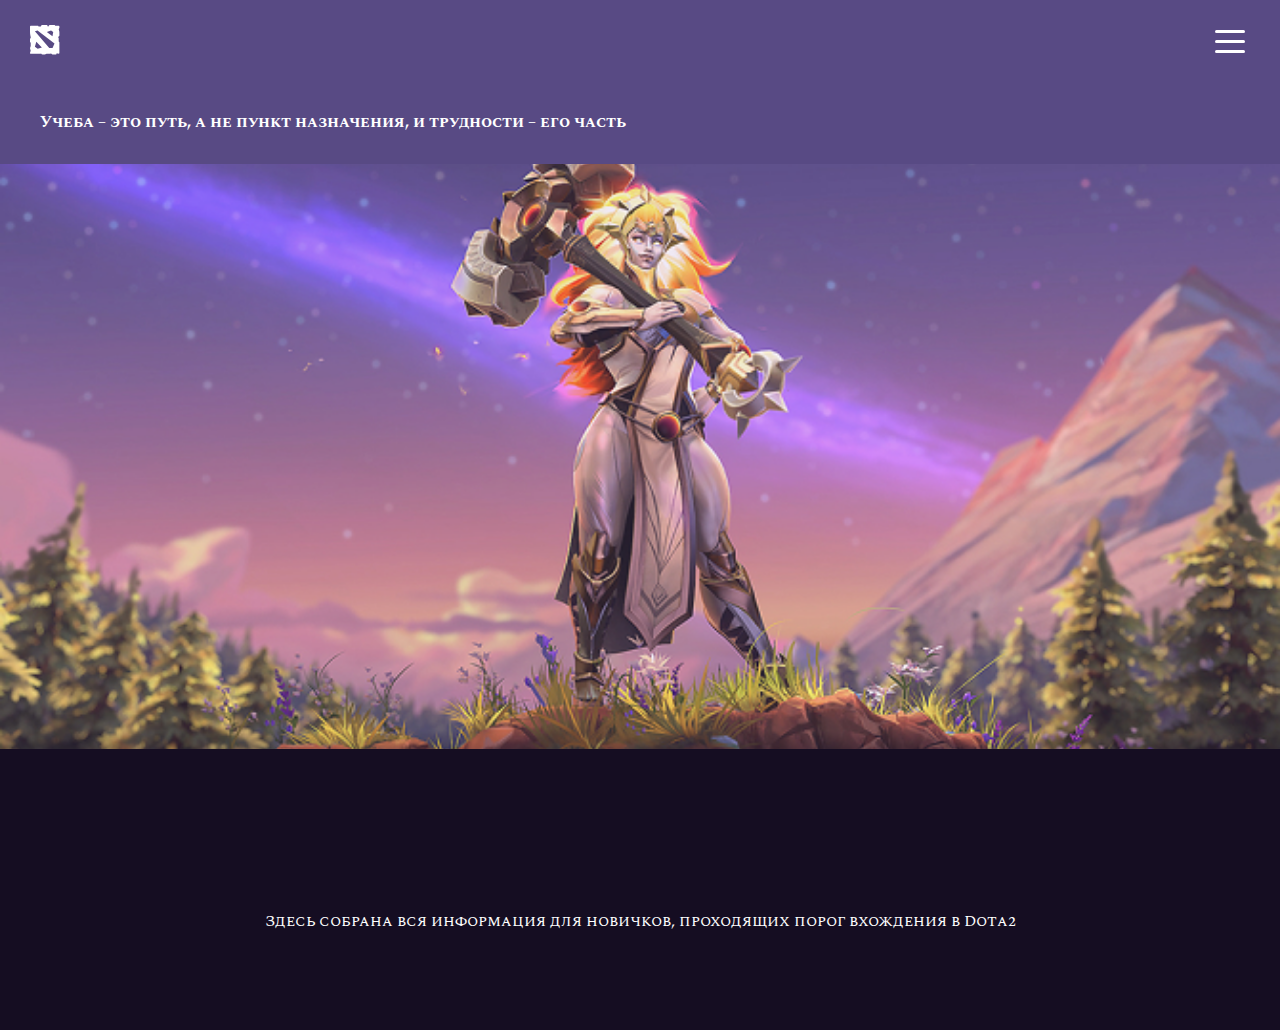
<file: index.html>
<!DOCTYPE html>
<html lang="en">
  <head>
    <meta charset="UTF-8" />
    <meta name="viewport" content="width=device-width, initial-scale=1.0" />
    <title>Загрузочный экран</title>
    <link rel="stylesheet" href="./styles/index.css" />
    <link rel="stylesheet" href="./styles/basic.css">
  </head>
  <body>
    <header class="header">
      <div class="container">
        <div class="wrapper">
          <img src="./assets/images/dota_icon.svg" alt="иконка доты" />
          <div class="navigation">
            <button class="burger" id="burger_menu">
              <span></span><span></span><span></span>
            </button>
            <nav class="sidebar">
              <ul>
                <li><a href="./pages/items.html">Предметы</a></li>
                <li><a href="./pages/heroes.html">Герои</a></li>
                <li><a href="./pages/ranks.html">Ранги</a></li>
                <li><a href="./pages/creeps.html">Крипы, рошан</a></li>
                <li><a href="./pages/runes.html">Руны</a></li>
                <li><a href="./pages/buildings.html">Постройки</a></li>
                <li><a href="./pages/authorization.html"><img src="./assets/images/user_avatar.png" alt="Аккаунт"></a></li>
              </ul>
            </nav>
          </div>
        </div>
      </div>
    </header>
    <main class="main">
      <div class="greet__block">
		<div class="container">
        <div class="greetings">
          <p>
            Учеба – это путь, а не пункт назначения, и трудности – его часть
          </p>
        </div>
      </div>
	  </div>
	  <div class="bg__image"></div>
      <div class="ff">
            <div class="container">
                <div class="information">
                    <p>Здесь собрана вся информация для новичков, проходящих порог вхождения в Dota2</p>
                </div>
            </div>
        </div>
    </main>
    <footer></footer>
    <script defer src="./scripts/burger.js"></script>
  </body>
</html>
</file>
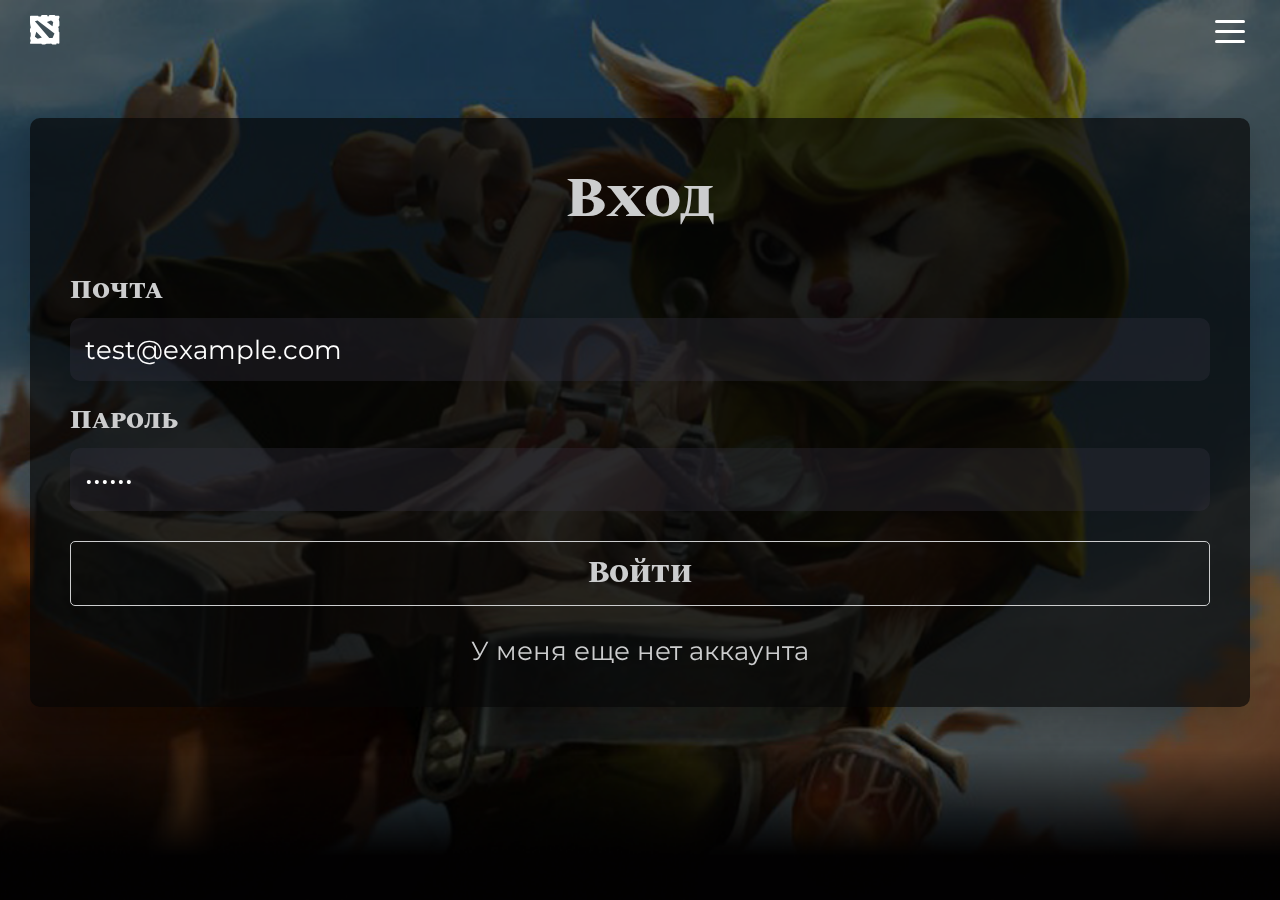
<file: pages/account.html>
<!DOCTYPE html>
<html lang="en">
<head>
    <meta charset="UTF-8">
    <meta name="viewport" content="width=device-width, initial-scale=1.0">
    <title>Личный кабинет</title>
    <link rel="stylesheet" href="../styles/account.css">
    <link rel="stylesheet" href="../styles/basic.css">
</head>
<body>
    <div class="account__main" id="page__main">
        <section id="bc">
            <header>
                <div class="container">
                    <div class="inner">
                        <img src="../assets/images/dota_icon.svg" alt="иконка доты">
                        <div class="navigation">
                            <button class="burger" id="burger_menu"><span></span><span></span><span></span></button>
                            <nav class="sidebar">
                            <ul>
                                <li><a href="../pages/items.html">Предметы</a></li>
                                <li><a href="../pages/heroes.html">Герои</a></li>
                                <li><a href="../pages/ranks.html">Ранги</a></li>
                                <li><a href="../pages/creeps.html">Крипы, рошан</a></li>
                                <li><a href="../pages/runes.html">Руны</a></li>
                                <li><a href="../pages/buildings.html">Постройки</a></li>
                                <li><a href="../pages/account.html"><img src="../assets/images/user_avatar.png" alt="Аккаунт"></a></li>
                            </ul>
                            </nav>
                        </div>
                    </div>
                    <div id="popup-overlay">
                        <div id="popup">
                            <img src="../assets/images/account_avatar_invoker.png" alt="Invoker">
                            <img src="../assets/images/account_avatar_juggernaut.png" alt="Juggernaut">
                            <img src="../assets/images/account_avatar_phantom_assasin.png" alt="Phantom Assassin">
                            <img src="../assets/images/account_avatar_tusk.png" alt="Tusk">
                        </div>
                    </div>
                </div>
            </header>
            <div class="container">
                <div class="account__data">
                    <div class="account_avatar"><img class="avatar" src="../assets/images/account_avatar_juggernaut.png" alt="аватарка"></div>
                    <div class="account_name">
                        <p id="nickname-text">Ник</p>
                        <input type="text" id="nickname-input" style="display: none;" maxlength="15">
                        <button onclick="toggleNicknameEdit()"><img src="../assets/images/vector_pencil.png" alt=""></button>
                    </div>
                </div>
            </div>
        </section>
        <main>
            <div class="container">
                <div class="payment">
                    <div class="payment_wallet"><p>0₽</p></div>
                    <div class="payment_method">
                        <p>Способ оплаты</p>
                        <p style="color: rgba(204, 205, 206, 0.6);">добавить</p>
                    </div>
                </div>
                <div class="actions">
                    <div class="favorites" id="to_favorites">
                        <p>Избранное</p>
                        <button><img src="../assets/images/vector_heart.png" alt=""></button>
                    </div>
                    <div class="cart" id="to_cart">
                        <p>Корзина</p>
                        <button><img src="../assets/images/vector_cart.png" alt=""></button>
                    </div>
                </div>
                <div class="exit">
                    <button id="logoutBtn"><p>Выйти</p></button>
                </div>
            </div>
        </main>
    </div>
    <div class="account__favorites hidden" id="page__favorites">
        <div class="container">
            <button class="page__btn arrow_top" id="back_to_main"><img src="../assets/images/arrow_to_left.svg" alt="обратно"></button>

		</div>
    </div>
    <div class="account__cart hidden" id="page__cart">
        <div class="container">
            <button class="page__btn arrow_top" id="prev_to_main"><img src="../assets/images/arrow_to_left.svg" alt="обратно"></button>
            
		</div>
    </div>
    <footer></footer>
    <script defer src="../scripts/burger.js"></script>
    <script defer src="../scripts/init.js"></script>
    <script defer src="../scripts/userService.js"></script>
    <script type="module" src="../scripts/account.js"></script>
</body>
</html>
</file>
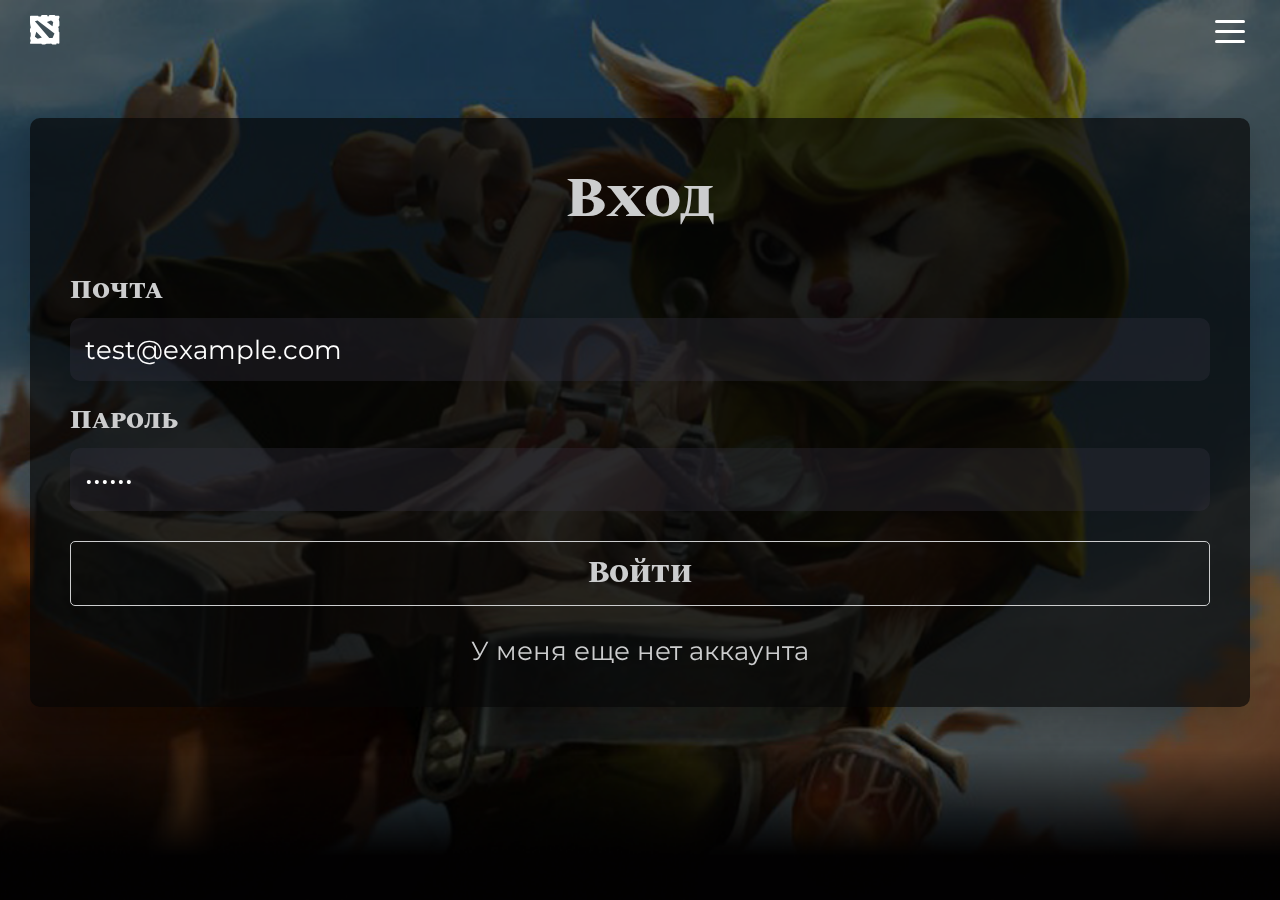
<file: pages/authorization.html>
<!DOCTYPE html>
<html lang="en">
<head>
    <meta charset="UTF-8">
    <meta name="viewport" content="width=device-width, initial-scale=1.0">
    <title>Авторизация</title>
    <link rel="stylesheet" href="../styles/basic.css">
    <link rel="stylesheet" href="../styles/authorization.css">
</head>
<body>
    <header class="header">
      <div class="container">
        <div class="wrapper">
          <img src="../assets/images/dota_icon.svg" alt="иконка доты" />
          <div class="navigation">
            <button class="burger" id="burger_menu">
              <span></span><span></span><span></span>
            </button>
            <nav class="sidebar">
              <ul>
                <li><a href="../pages/items.html">Предметы</a></li>
                <li><a href="../pages/heroes.html">Герои</a></li>
                <li><a href="../pages/ranks.html">Ранги</a></li>
                <li><a href="../pages/creeps.html">Крипы, рошан</a></li>
                <li><a href="../pages/runes.html">Руны</a></li>
                <li><a href="../pages/buildings.html">Постройки</a></li>
                <li><a href="../pages/account.html"><img src="../assets/images/user_avatar.png" alt="Аккаунт"></a></li>
              </ul>
            </nav>
          </div>
        </div>
      </div>
    </header>
    <main>
        <div class="container">
            <div class="auth-container" id="authContainer">
                <div class="auth-form register-form">
                    <h1 class="auth-title" id="registerTitle">Регистрация</h1>
                    
                    <div class="input-group">
                        <label for="registerEmail">Почта</label>
                        <input type="email" id="registerEmail" placeholder="Ваша почта">
                        <div class="error-message" id="registerEmailError">Введите корректный email</div>
                    </div>
                    
                    <div class="input-group">
                        <label for="registerPassword">Пароль</label>
                        <input type="password" id="registerPassword" placeholder="Придумайте пароль">
                        <div class="error-message" id="registerPasswordError">Пароль должен быть не менее 6 символов</div>
                    </div>
                    
                    <div class="input-group password-confirm">
                        <label for="confirmPassword">Подтверждение пароля</label>
                        <input type="password" id="confirmPassword" placeholder="Повторите пароль">
                        <div class="error-message" id="confirmPasswordError">Пароли не совпадают</div>
                    </div>
                    
                    <button class="auth-button" id="registerBtn">Создать аккаунт</button>
                    
                    <div class="switch-form">
                        <button class="switch-button" id="toLogin">
                            У меня уже есть аккаунт
                        </button>
                    </div>
                </div>

                <div class="auth-form login-form">
                    <h1 class="auth-title" id="loginTitle">Вход</h1>
                    
                    <div id="loginMessage" class="success-message">
                        Аккаунт создан, теперь войдите
                    </div>
                    
                    <div class="input-group">
                        <label for="loginEmail">Почта</label>
                        <input type="email" id="loginEmail" placeholder="Ваша почта">
                        <div class="error-message" id="loginEmailError">Введите корректный email</div>
                    </div>
                    
                    <div class="input-group">
                        <label for="loginPassword">Пароль</label>
                        <input type="password" id="loginPassword" placeholder="Ваш пароль">
                        <div class="error-message" id="loginPasswordError">Введите пароль</div>
                    </div>
                    
                    <button class="auth-button" id="loginBtn">Войти</button>
                    
                    <div class="switch-form">
                        <button class="switch-button" id="toRegister">
                            У меня еще нет аккаунта
                        </button>
                    </div>
                </div>
            </div>
        </div>
    </main>
    <script defer src="../scripts/burger.js"></script>
    <script defer src="../scripts/init.js"></script>
    <script defer src="../scripts/userService.js"></script>
    <script defer src="../scripts/authorization.js"></script>
</body>
</html>
</file>
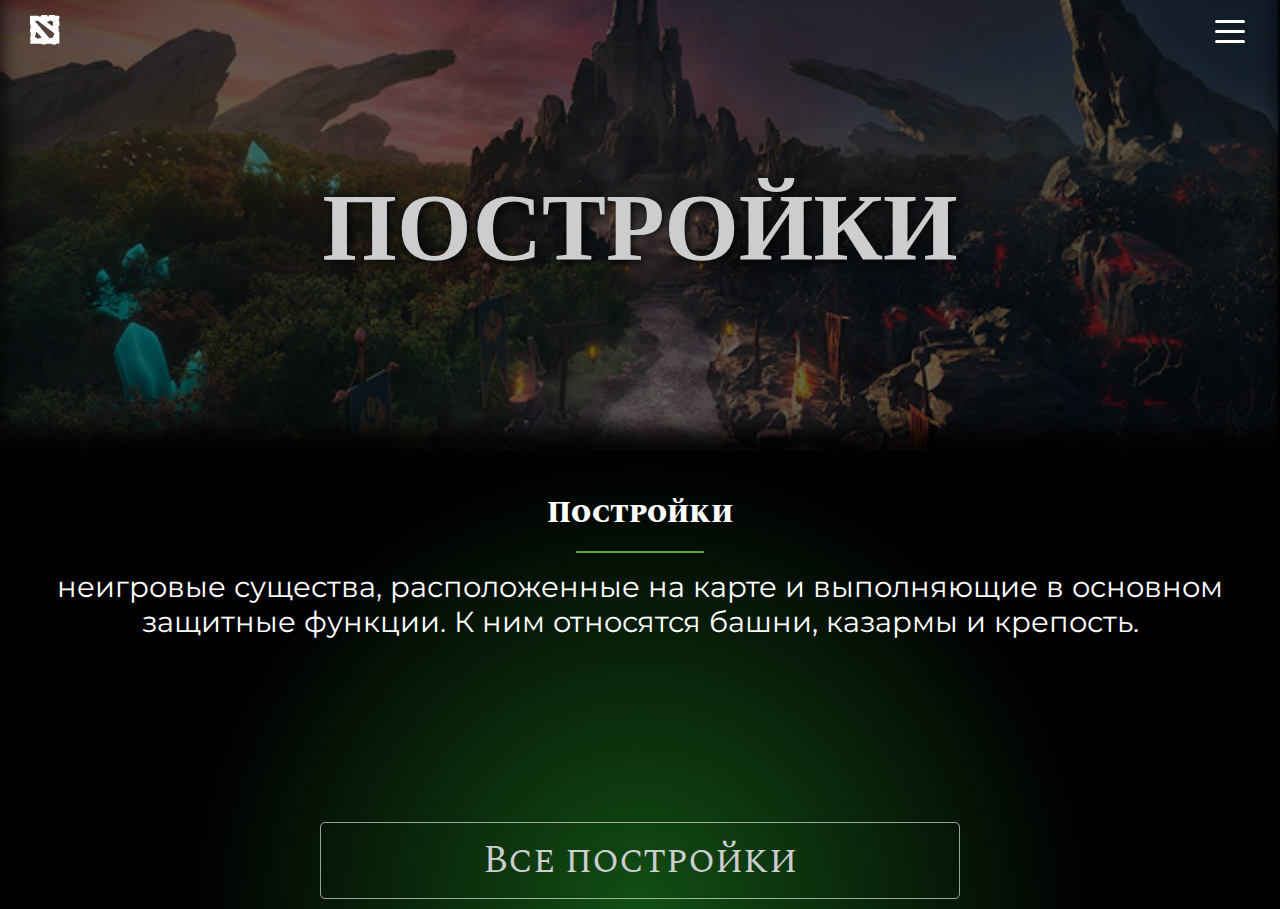
<file: pages/buildings.html>
<!DOCTYPE html>
<html lang="en">
<head>
    <meta charset="UTF-8">
    <meta name="viewport" content="width=device-width, initial-scale=1.0">
    <title>Постройки</title>
    <link rel="stylesheet" href="../styles/basic.css">
    <link rel="stylesheet" href="../styles/buildings.css">
</head>
<body>
    <div class="intro" id="introPage">
		<div class="header__screensaver">
            <div class="container">
                <div class="inner">
                    <img src="../assets/images/dota_icon.svg" alt="иконка доты">
                    <div class="navigation">
                        <button class="burger" id="burger_menu"><span></span><span></span><span></span></button>
                        <nav class="sidebar">
                            <ul>
                                <li><a href="../pages/items.html">Предметы</a></li>
                                <li><a href="../pages/heroes.html">Герои</a></li>
                                <li><a href="../pages/ranks.html">Ранги</a></li>
                                <li><a href="../pages/creeps.html">Крипы, рошан</a></li>
                                <li><a href="../pages/runes.html">Руны</a></li>
                                <li><a href="../pages/buildings.html">Постройки</a></li>
                                <li><a href="../pages/account.html"><img src="../assets/images/user_avatar.png" alt="Аккаунт"></a></li>
                            </ul>
                        </nav>
                    </div>
                </div>
            </div>
		</div>
		<div class="intro__main">
			<div class="name"><h1>ПОСТРОЙКИ</h1></div>
            <div class="container">
                <div class="text__wrapper">
                    <div class="description">
                        <p>Постройки</p>
                        <span></span>
                        <p class="definition">неигровые существа, расположенные на карте и выполняющие в основном защитные функции. К ним относятся башни, казармы и крепость.</p>
                    </div>
                    <button class="to__buildings" id="next">Все постройки</button>
                </div>
            </div>
		</div>
	</div>
    <div class="page hidden" id="contentPage">
        <div class="background">
            <div class="circle circle-left"></div>
            <div class="circle circle-right"></div>
        </div>
		<header>
        <div class="container">
            <button class="page__btn arrow_top" id="prev"><img src="../assets/images/arrow_to_left.svg" alt="обратно"></button>
		</div>
    	</header>
        <main>
            <div class="container">
                <div class="introduction">
                    <p>В начале каждого матча команды получают в распоряжение набор построек, появляющихся в заданных позициях. Обе фракции имеют одинаковый набор, отличающийся лишь визуально.</p>
                    <p style="text-align: right;">Помимо командных, существует несколько нейтральных построек, разбросанных по карте, которые могут быть завоёваны или использованы обеими командами.</p>
                </div>
                <div class="content">
                    <h4><a href="#нейтрал">Нейтральные постройки</a></h4>
                    <div class="content__ul">
                        <a href="#Аванпосты">Аванпосты</a>
                        <a href="#Смотрители">Смотрители</a>
                        <a href="#Порталы">Порталы</a>
                        <a href="#Пруды_лотусов">Пруды лотусов</a>
                    </div>
                    <h4><a href="#команд">Командные постройки</a></h4>
                    <div class="content__ul">
                        <a href="#Башни">Башни</a>
                        <a href="#Казармы">Казармы</a>
                        <a href="#Древние">Древние</a>
                        <a href="#Фонтаны">Фонтаны</a>
                        <a href="#постройки">Постройки для статуй</a>
                    </div>
                </div>
                <section>
                    <div class="buildings_def">
                        <p id="нейтрал">Нейтральные постройки</p>
                        <span></span>
                        <p class="definition">постройки, не принадлежащие напрямую ни одной из сторон, но могут быть захвачены или использованы обеими. Они постоянно неуязвимы и невосприимчивы к способностям.</p>
                    </div>
                    <div class="building">
                        <h3 class="text_center" id="Аванпосты">Аванпосты</h3>
                        <p>— постройки, расположенные в лесах каждой команды возле потайной лавки (нижняя линия)</p>
                        <div class="building__img"><img src="../assets/images/outposts.png" alt=""></div>
                        <div class="building__text">
                            <p>Нажав на аванпост правой кнопкой мыши, вы начнете прерываемый шестисекундный захват. Чем больше союзников захватывают аванпост, тем быстрее это происходит.</p>
                            <p>За захват аванпоста дается опыт <span style="font-family: Montseratt Medium; color: #fff;">(25)</span>. Также опыт дается за каждый пятиминутный интервал (15:00, 20:00 и тд.), если в это время вы контролируете аванпост. Если захвачены оба аванпоста,  <span style="font-family: Montseratt Medium; color: #fff;">опыт дается только за один из них.</span></p>
                            <p>Вокруг аванпоста дается неограниченный обзор в радиусе 500, и на него можно телепортироваться.</p>
                            <p style="font-family: Montseratt Medium; color: #fff;">Не действуют в первые 10 минут игры. В это время их захватить нельзя. </p>
                        </div>
                    </div>
                    <div class="building">
                        <h3 class="text_center" id="Смотрители">Смотрители</h3>
                        <p>— маленькие постройки (10 шт), дающие обзор, расположенные в нескольких точках карты. Начинают игру нейтральными и в готовом состоянии.</p>
                        <div class="building__img"><img src="../assets/images/watchers.png" alt=""></div>
                        <div class="building__text">
                            <p>Время захвата фиксировано <span style="font-family: Montseratt Medium; color: #fff;">(1,5 сек)</span> и не меняется от количества одновременно захватывающих игроков.</p>
                            <p>Если смотритель был нейтрален, по окончании захвата он включается на <span style="font-family: Montseratt Medium; color: #fff;">7</span> минут. Дает обзор радиусом <span style="font-family: Montseratt Medium; color: #fff;">800, не раскрывает невидимость</span>. По истечении этого времени, переходит в готовое состояние, становится нейтральным и может быть захвачен снова.</p>
                            <p>Если смотритель уже захвачен, по окончании произнесения он отключается на <span style="font-family: Montseratt Medium; color: #fff;">2</span> минуты, становится нейтральным, невыбираемым, потому не может быть захвачен. По истечении этого времени, переходит в готовое состояние и может быть захвачен снова.</p>
                        </div>
                    </div>
                    <div class="building">
                        <h3 class="text_center" id="Порталы">Порталы</h3>
                        <p>— две постройки, расположенные в северо-западной и юго-восточной частях карты.</p>
                        <div class="building__img"><img src="../assets/images/portals.png" alt=""></div>
                        <div class="building__text">
                            <p style="font-family: Montseratt Medium; color: #fff;">Не принадлежат ни одной команде и могут быть использованы всеми игроками.</p>
                            <p>Произнесение может быть инициировано любым существом, кроме иллюзий, которые не могут использовать способности.</p>
                            <p>При использовании одного парного портала, другой парный портал также проигрывает анимацию и звуки использования. При успешном окончании произнесения, существо телепортируется к другому парному порталу.</p>
                            <p style="font-family: Montseratt Medium; color: #fff;">Существо не избегает снарядов при телепортации.</p>
                            <p>Несколько существ могут использовать портал одновременно, у каждого будет своё отдельное произнесение.</p>
                        </div>
                    </div>
                    <div class="building">
                        <h3 class="text_center" id="Пруды_лотусов">Пруды лотусов</h3>
                        <p>— две постройки, находящиеся в западной и восточной частях карты (верхнии линии, топ)</p>
                        <div class="building__img"><img src="../assets/images/lotus_pools.png" alt=""></div>
                        <div class="building__text">
                            <p>Не принадлежат ни одной команде и могут быть использованы всеми игроками. Дают обеим командам обзор в радиусе <span style="font-family: Montseratt Medium; color: #fff;">400</span> вокруг себя. Из-за этого, противники всегда видят и слышат использование прудов лотосов. Также выявляют летающих и передвигающихся через пруды существ.</p>
                            <p>Пруд пассивно создает лотусы каждые <span style="font-family: Montseratt Medium; color: #fff;">3</span> минуты, на все 6 лотосов потребуется <span style="font-family: Montseratt Medium; color: #fff;">18</span> минут.</p>
                            <p>Иллюзии, способные накладывать способности, могут собирать Лотосы, <span style="font-family: Montseratt Medium; color: #fff;">но не могут их использовать.</span></p>
                        </div>
                    </div>
                </section>
                <section>
                    <div class="buildings_def">
                        <p id="команд">Командные постройки</p>
                        <span></span>
                        <p class="definition">ключевые строения на базе, уничтожение которых приводит к победе в игре. Эти строения защищают команду и приносят золото при уничтожении.</p>
                    </div>
                    <div class="building">
                        <h3 class="text_center" id="Башни">Башни</h3>
                        <p>— основная линия защиты для каждой команды, атакующая любого не-нейтрального врага в своем радиусе. Все три линии фракций защищены 3-мя башнями, а их древние — 2-мя. Общее количество башен — 11.</p>
                        <div class="building__img"><img src="../assets/images/towers.png" alt=""></div>
                        <div class="building__text">
                            <p>Первые башни неуязвимы на стадии подготовки до начала битвы. Вторые и третьи неуязвимы, пока стоят башни предшествующие им на линии. Четвертые неуязвимы, пока не будет уничтожена хотя бы одна третья башня. Казармы не обязательно уничтожать для лишения четвёртых башен неуязвимости.</p>
                            <p>Днем все башни дают обзор в радиусе 1900. Ночью первые башни имеют обзор в радиусе 600, а все дальнейшие - 1100. <span style="font-family: Montseratt Medium; color: #fff;">Также все они выявляют невидимых существ в радиусе 700 и имеют по одной защитной и поддерживающей способности.</span> Башни могут атаковать, но никогда не атакуют ближайших нейтральных крипов.</p>
                            <p>Башни дают золото тому, кто уничтожает их, а также всей его команде. При добивании союзником, обе команды получают половину награды.</p>
                            <p>Командные постройки можно укрепить нажав на башню околого карты или клафишу <span style="font-family: Montseratt Medium; color: #fff;">“J” (глиф)</span>.</p>
                            <div class="building__img"><img src="../assets/images/map_of_glif.png" alt=""></div>
                            <p>В начале матча имеет изначальное время перезарядки в <span style="font-family: Montseratt Medium; color: #fff;">180</span> секунд, потому первое использование возможно только спустя 3 минуты после появления первых линейных крипов.</p>
                            <p>Дает всем союзным постройкам и линейным крипам <span style="font-family: Montseratt Medium; color: #fff;">100 % уменьшение входящего урона</span>. Заставляет башни мгновенно атаковать по уже нескольким целям, находящимся в их радиусе атаки, в момент запуска снаряда атаки.</p>
                            <p>Уничтожение каждой башни устанавливает перезарядку на уровне в 1 секунду для предотвращения случайных активаций. Перезарядка не устанавливается при уничтожении четвертых башен. </p>
                        </div>
                    </div>
                    <div class="building">
                        <h3 class="text_center" id="Казармы">Казармы (бараки)</h3>
                        <p>— постройки, находящиеся за и защищаемые  третьими башнями на каждой линии. Эти постройки отвечают за равновесие в силе линейных крипов обеих фракций.</p>
                        <div class="building__img"><img src="../assets/images/barracks.png" alt=""></div>
                        <div class="building__text">
                            <p>У обеих сторон на каждой линии находятся по две казармы — одна для  крипов-мечников, другая — для крипов-магов и  катапульт. Казарма магов на всех линиях и для всех фракций всегда размещается слева от казармы мечников.</p>
                            <p>Казармы необязательно уничтожать, чтобы сделать  четвертые башни уязвимыми.</p>
                            <p>Потеря казарм не предотвращает появление союзных линейных крипов, но <span style="font-family: Montseratt Medium; color: #fff;">усиливает вражеских.</span></p>
                        </div>
                    </div>
                    <div class="building">
                        <h3 class="text_center" id="Древние">Древние (трон)</h3>
                        <p>— огромные постройки каждой из фракций, находящиеся внутри их баз. Основная задача каждой игры — уничтожить древний врага, защитив свой.</p>
                        <div class="building__img"><img src="../assets/images/ancients.png" alt=""></div>
                        <div class="building__text">
                            <p>Охраняются 2-мя защитными башнями 4-го уровня. Для возможности атаковать древнего нужно сперва уничтожить обе эти башни.</p>
                            <p>Имеют радиус обзора 2600 днём и 2600 ночью и обнаруживают невидимых врагов в радиусе 900 вокруг них.</p>
                        </div>
                    </div>
                    <div class="building">
                        <h3 class="text_center" id="Фонтаны">Фонтаны</h3>
                        <p>— сооружения, которые находятся в зоне возрождения героев каждой из фракций и дают им ауру восстановления здоровья и маны. Также они усиленно защищают область появления.</p>
                        <div class="building__img"><img src="../assets/images/fountains.png" alt=""></div>
                        <div class="building__text">
                            <p>Отстреливают вторгнувшихся врагов крайне быстрыми и мощными атаками, которые имеют 25 % точности, развеивают эффекты расходуемых предметов, отключают блинк, тараску и другие способности, которые отключаются уроном от игроков. </p>
                            <p style="font-family: Montseratt Medium; color: #fff;">Фонтаны неуязвимы, потому их нельзя уничтожить.</p>
                            <p>Дают обзор в радиусе 1800 днём и 1800 ночью. Также могут обнаруживать невидимых врагов в радиусе 1200 вокруг себя.</p>
                            <p>Аура восстановления задерживается на <span style="font-family: Montseratt Medium; color: #fff;">3</span> секунды. Может восстановить 300% от максимального здоровья и 360% от максимальной маны существа за минуту.</p>
                        </div>
                    </div>
                    <div class="building">
                        <h3 class="text_center" id="постройки">Постройки для статуй</h3>
                        <p>— постройки, существующие только для отвлечения вражеских крипов от главных целей по достижению четвёртых башен или древних. Всего на каждой базе их 7, равномерно разбросанных вокруг древнего.</p>
                        <div class="building__img"><img src="../assets/images/effigy_buildings.png" alt=""></div>
                        <div class="building__text">
                            <p>Постройки имеют радиус обзора 900 днём и 600 ночью, не могут атаковать. У них нет специальных способностей и возможности обнаруживать невидимых.</p>
                        </div>
                    </div>
                </section>
                <button class="scroll-top" id="scrollTop" aria-label="Наверх">
                <svg width="24" height="24" viewBox="0 0 24 24" fill="none">
                    <path d="M12 20L12 4M12 4L5 11M12 4L19 11" stroke="currentColor" stroke-width="2" stroke-linecap="round"/>
                </svg>
                </button>
            </div>
        </main>
        <footer></footer>
        <script defer src="../scripts/buildings.js"></script>
        <script defer src="../scripts/init.js"></script>
        <script defer src="../scripts/userService.js"></script>
        <script defer src="../scripts/burger.js"></script>
</body>
</html>
</file>
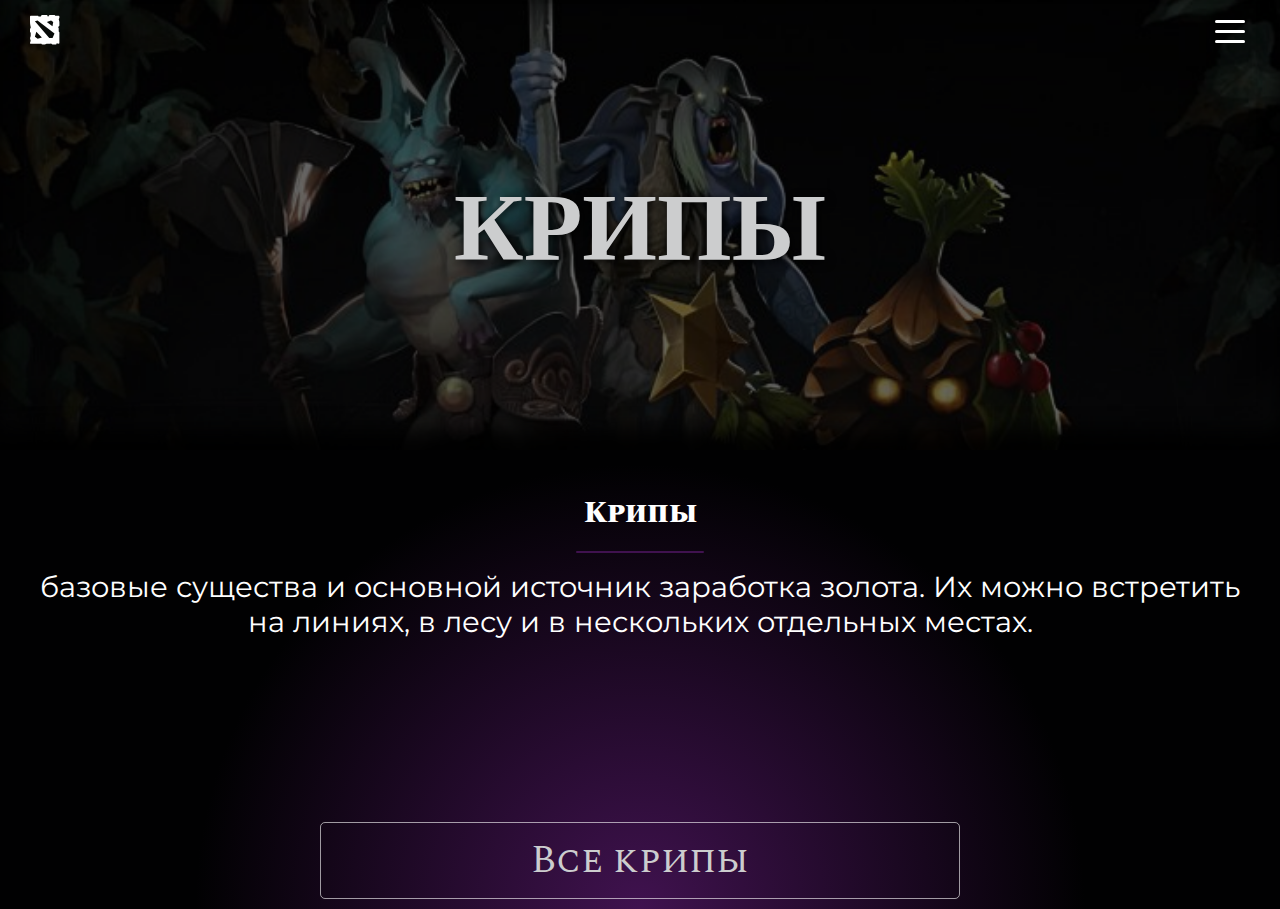
<file: pages/creeps.html>
<!DOCTYPE html>
<html lang="en">
<head>
    <meta charset="UTF-8">
    <meta name="viewport" content="width=device-width, initial-scale=1.0">
    <title>Крипы</title>
    <link rel="stylesheet" href="../styles/basic.css">
    <link rel="stylesheet" href="../styles/creeps.css">
</head>
<body>
    <div class="intro" id="introPage">
		<div class="header__screensaver">
            <div class="container">
                <div class="inner">
                    <img src="../assets/images/dota_icon.svg" alt="иконка доты">
                    <div class="navigation">
                        <button class="burger" id="burger_menu"><span></span><span></span><span></span></button>
                        <nav class="sidebar">
                            <ul>
                                <li><a href="../pages/items.html">Предметы</a></li>
                                <li><a href="../pages/heroes.html">Герои</a></li>
                                <li><a href="../pages/ranks.html">Ранги</a></li>
                                <li><a href="../pages/creeps.html">Крипы, рошан</a></li>
                                <li><a href="../pages/runes.html">Руны</a></li>
                                <li><a href="../pages/buildings.html">Постройки</a></li>
                                <li><a href="../pages/account.html"><img src="../assets/images/user_avatar.png" alt="Аккаунт"></a></li>
                            </ul>
                        </nav>
                    </div>
                </div>
            </div>
		</div>
		<div class="intro__main">
			<div class="name"><h1>КРИПЫ</h1></div>
            <div class="container">
                <div class="text__wrapper">
                    <div class="description">
                        <p>Крипы</p>
                        <span></span>
                        <p class="definition">базовые существа и основной источник заработка золота. Их можно встретить на линиях, в лесу и в нескольких отдельных местах.</p>
                    </div>
                    <button class="to__creeps" id="next">Все крипы</button>
                </div>
            </div>
		</div>
	</div>
    <div class="page hidden" id="contentPage">
        <div class="background">
            <div class="circle circle-left"></div>
            <div class="circle circle-right"></div>
        </div>
		<header>
        <div class="container">
            <button class="page__btn arrow_top" id="prev"><img src="../assets/images/arrow_to_left.svg" alt="обратно"></button>
		</div>
    	</header>
        <main>
            <div class="container">
                <div class="introduction">
                    <p>В начале каждого матча команды получают в распоряжение набор построек, появляющихся в заданных позициях. Обе фракции имеют одинаковый набор, отличающийся лишь визуально.</p>
                    <p style="text-align: right;">Помимо командных, существует несколько нейтральных построек, разбросанных по карте, которые могут быть завоёваны или использованы обеими командами.</p>
                </div>
                <div class="content">
                    <h4><a href="#линейные">Линейные крипы</a></h4>
                    <div class="content__ul">
                        <a href="#линейные_типы">Типы</a>
                        <a href="#линейные_появление">Появление</a>
                        <a href="#линейные_характеристики">Характеристики</a>
                    </div>
                    <h4><a href="#нейтральные">Нейтральные крипы</a></h4>
                    <div class="content__ul">
                        <a href="#нейтральные_типы">Типы</a>
                        <a href="#нейтральные_появление">Появление</a>
                        <a href="#нейтральные_характеристики">Характеристики</a>
                        <a href="#нейтральные_награды">Награды</a>
                    </div>
                    <h4><a href="#рошан">Рошан</a></h4>
                    <h4><a href="#контроль">Контроль крипов</a></h4>
                </div>
                <section>
                    <div class="creeps_def">
                        <p id="линейные">Линейные крипы</p>
                        <span></span>
                        <p class="definition">тип крипов, неподконтрольных никакому игроку. Они появляются для обеих фракций  каждые 30 секунд возле их казарм на каждой линии</p>
                    </div>
                    <div class="creeps">
                        <h3 class="text_center" id="линейные_типы">Типы</h3>
                        <div class="introduction">
                            <p>Есть 4 типа линейных крипов: крипы-мечники, крипы-маги, крипы-знаменосцы и катапульты. Катапульты появляются каждую десятую волну.</p>
                            <p style="text-align: right;">Уничтожение вражеских казарм позволит получить уничтожившей команде суперкрипов. Суперкрипы являются сильными версиями обычных линейных крипов, за убийство которых даётся меньше золота и опыта.</p>
                        </div>
                        <div class="table-container">
                            <table class="units-table">
                                <thead>
                                    <tr>
                                        <th>Юнит</th>
                                        <th>Вид</th>
                                        <th>Здоровье</th>
                                        <th>Броня</th>
                                        <th>Скорость передвижения</th>
                                        <th>Урон</th>
                                        <th>Скорость атаки</th>
                                        <th>Дальность атаки</th>
                                        <th>Обзор</th>
                                        <th>Награда</th>
                                        <th>Опыт</th>
                                        <th>Дополнительно</th>
                                    </tr>
                                </thead>
                                <tbody>
                                    <tr>
                                        <td>Катапульта</td>
                                        <td>
                                            <div class="images-column">
                                                <img src="../assets/images/catapult_radiant.png" alt="">
                                                <img src="../assets/images/catapult_dire.png" alt="">
                                            </div>
                                        </td>
                                        <td>935</td>
                                        <td>0</td>
                                        <td>325</td>
                                        <td>35-46</td>
                                        <td>3</td>
                                        <td>690</td>
                                        <td>750</td>
                                        <td>59-72</td>
                                        <td>88</td>
                                        <td>
                                            <div class="text-column">
                                                <span>Сопротивление магии: 80%</span>
                                                <span>Анимация атаки: 0,7+2</span>
                                            </div>
                                        </td>
                                    </tr>
                                    <tr>
                                        <td>Мегакатапульта</td>
                                        <td>
                                            <div class="images-column">
                                                <img src="../assets/images/catapult_radiant.png" alt="">
                                                <img src="../assets/images/catapult_dire.png" alt="">
                                            </div>
                                        </td>
                                        <td>935</td>
                                        <td>0</td>
                                        <td>325</td>
                                        <td>51-62</td>
                                        <td>3</td>
                                        <td>690</td>
                                        <td>750</td>
                                        <td>59-72</td>
                                        <td>88</td>
                                        <td>
                                            <div class="text-column">
                                                <span>Сопротивление магии: 80%</span>
                                                <span>Анимация атаки: 0,7+2</span>
                                            </div>
                                        </td>
                                    </tr>
                                    <tr>
                                        <td>Суперкатапульта</td>
                                        <td>
                                            <div class="images-column">
                                                <img src="../assets/images/catapult_radiant.png" alt="">
                                                <img src="../assets/images/catapult_dire.png" alt="">
                                            </div>
                                        </td>
                                        <td>935</td>
                                        <td>0</td>
                                        <td>325</td>
                                        <td>51-62</td>
                                        <td>3</td>
                                        <td>690</td>
                                        <td>750</td>
                                        <td>59-72</td>
                                        <td>88</td>
                                        <td>
                                            <div class="text-column">
                                                <span>Сопротивление магии: 80%</span>
                                                <span>Анимация атаки: 0,7+2</span>
                                            </div>
                                        </td>
                                    </tr>
                                    <tr>
                                        <td>Крип-маг</td>
                                        <td>
                                            <div class="images-column">
                                                <img src="../assets/images/creep_mage_radiant.png" alt="">
                                                <img src="../assets/images/creep_mage_dire.png" alt="">
                                            </div>
                                        </td>
                                        <td>300</td>
                                        <td>0</td>
                                        <td>325</td>
                                        <td>41-46</td>
                                        <td>1</td>
                                        <td>500</td>
                                        <td>750</td>
                                        <td>43-52</td>
                                        <td>69</td>
                                        <td>
                                            <div class="text-column">
                                                <span>Мана: 500</span>
                                                <span>Сопротивление магии: 0%</span>
                                                <span>Анимация атаки: 0,5+0,3</span>
                                            </div>
                                        </td>
                                    </tr>
                                    <tr>
                                        <td>Суперкрип-маг</td>
                                        <td>
                                            <div class="images-column">
                                                <img src="../assets/images/creep_mage_radiant.png" alt="">
                                                <img src="../assets/images/creep_mage_dire.png" alt="">
                                            </div>
                                        </td>
                                        <td>475</td>
                                        <td>1</td>
                                        <td>325</td>
                                        <td>41-46</td>
                                        <td>1</td>
                                        <td>500</td>
                                        <td>750</td>
                                        <td>19-25</td>
                                        <td>22</td>
                                        <td>
                                            <div class="text-column">
                                                <span>Мана: 500</span>
                                                <span>Сопротивление магии: 0%</span>
                                                <span>Анимация атаки: 0,5+0,3</span>
                                            </div>
                                        </td>
                                    </tr>
                                    <tr>
                                        <td>Крип-знаменосец</td>
                                        <td>
                                            <div class="images-column">
                                                <img src="../assets/images/melee_creep_radiant.png" alt="">
                                                <img src="../assets/images/melee_creep_dire.png" alt="">
                                            </div>
                                        </td>
                                        <td>550</td>
                                        <td>2</td>
                                        <td>325</td>
                                        <td>19-23</td>
                                        <td>1</td>
                                        <td>100</td>
                                        <td>750</td>
                                        <td>34-39</td>
                                        <td>57</td>
                                        <td>
                                            <div class="text-column">
                                                <span>Сопротивление магии: 40%</span>
                                                <span>Анимация атаки: 0,467+0,533</span>
                                            </div>
                                        </td>
                                    </tr>
                                    <tr>
                                        <td>Крип-мечник</td>
                                        <td>
                                            <div class="images-column">
                                                <img src="../assets/images/melee_creep_radiant.png" alt="">
                                                <img src="../assets/images/melee_creep_dire.png" alt="">
                                            </div>
                                        </td>
                                        <td>700</td>
                                        <td>3</td>
                                        <td>325</td>
                                        <td>19-23</td>
                                        <td>1</td>
                                        <td>100</td>
                                        <td>750</td>
                                        <td>34-39</td>
                                        <td>57</td>
                                        <td>
                                            <div class="text-column">
                                                <span>Сопротивление магии: 0%</span>
                                                <span>Анимация атаки: 0,467+0,533</span>
                                            </div>
                                        </td>
                                    </tr>
                                    <tr>
                                        <td>Суперкрип-знаменосец</td>
                                        <td>
                                            <div class="images-column">
                                                <img src="../assets/images/melee_creep_radiant.png" alt="">
                                                <img src="../assets/images/melee_creep_dire.png" alt="">
                                            </div>
                                        </td>
                                        <td>700</td>
                                        <td>3</td>
                                        <td>325</td>
                                        <td>36-44</td>
                                        <td>1</td>
                                        <td>100</td>
                                        <td>750</td>
                                        <td>20-26</td>
                                        <td>25</td>
                                        <td>
                                            <div class="text-column">
                                                <span>Сопротивление магии: 40%</span>
                                                <span>Анимация атаки: 0,467+0,533</span>
                                            </div>
                                        </td>
                                    </tr>
                                    <tr>
                                        <td>Суперкрип-мечник</td>
                                        <td>
                                            <div class="images-column">
                                                <img src="../assets/images/melee_creep_radiant.png" alt="">
                                                <img src="../assets/images/melee_creep_dire.png" alt="">
                                            </div>
                                        </td>
                                        <td>700</td>
                                        <td>3</td>
                                        <td>325</td>
                                        <td>36-44</td>
                                        <td>1</td>
                                        <td>100</td>
                                        <td>750</td>
                                        <td>20-26</td>
                                        <td>25</td>
                                        <td>
                                            <div class="text-column">
                                                <span>Сопротивление магии: 0%</span>
                                                <span>Анимация атаки: 0,467+0,533</span>
                                            </div>
                                        </td>
                                    </tr>
                                    <tr>
                                        <td>Мегакрип-маг</td>
                                        <td>
                                            <div class="images-column">
                                                <img src="../assets/images/mega_ranged_creep_radiant.png" alt="">
                                                <img src="../assets/images/mega_ranged_creep_dire.png" alt="">
                                            </div>
                                        </td>
                                        <td>1015</td>
                                        <td>1</td>
                                        <td>325</td>
                                        <td>131-136</td>
                                        <td>1</td>
                                        <td>500</td>
                                        <td>750</td>
                                        <td>19-25</td>
                                        <td>22</td>
                                        <td>
                                            <div class="text-column">
                                                <span>Мана: 500</span>
                                                <span>Сопротивление магии: 0%</span>
                                                <span>Анимация атаки: 0,5+0,3</span>
                                            </div>
                                        </td>
                                    </tr>
                                    <tr>
                                        <td>Мегакрип-знаменосец</td>
                                        <td>
                                            <div class="images-column">
                                                <img src="../assets/images/mega_melee_creep_radiant.png" alt="">
                                                <img src="../assets/images/mega_melee_creep_dire.png" alt="">
                                            </div>
                                        </td>
                                        <td>1270</td>
                                        <td>3</td>
                                        <td>325</td>
                                        <td>96-104</td>
                                        <td>1</td>
                                        <td>100</td>
                                        <td>750</td>
                                        <td>20-26</td>
                                        <td>25</td>
                                        <td>
                                            <div class="text-column">
                                                <span>Сопротивление магии: 40%</span>
                                                <span>Анимация атаки: 0,467+0,533</span>
                                            </div>
                                        </td>
                                    </tr>
                                    <tr>
                                        <td>Мегакрип-мечник</td>
                                        <td>
                                            <div class="images-column">
                                                <img src="../assets/images/mega_melee_creep_radiant.png" alt="">
                                                <img src="../assets/images/mega_melee_creep_dire.png" alt="">
                                            </div>
                                        </td>
                                        <td>1270</td>
                                        <td>3</td>
                                        <td>325</td>
                                        <td>96-104</td>
                                        <td>1</td>
                                        <td>100</td>
                                        <td>750</td>
                                        <td>20-26</td>
                                        <td>25</td>
                                        <td>
                                            <div class="text-column">
                                                <span>Сопротивление магии: 0%</span>
                                                <span>Анимация атаки: 0,467+0,533</span>
                                            </div>
                                        </td>
                                    </tr>
                                </tbody>
                            </table>
                        </div>
                        <h3 class="text_center" id="линейные_появление">Появление</h3>
                        <div class="creeps__text">
                            <p>Первый раз появляются в 00:00, сразу после звука игрового рога. После этого, каждые 30 секунд. Катапульты начинают появляться на 11-й волне, и после каждые 10 волн. Это значит что катапульты появляются каждые 5 минут, впервые появившись на 5:00.</p>
                            <p>Изначально, волна крипов состоит из 3 крипов-мечников, 1 крипа-мага и 1 катапульты каждую 10 волну. Центральная линия начинает с 4-х крипов-мечников.</p>
                            <p>С ходом битвы количество крипов в одной волне увеличивается</p>
                            <div class="creeps__text__block">
                                <p>33-я волна и следующие (16:00): Боковые линии получают +1 крипа-мечника. Общее количество крипов-мечников теперь 4 для всех линий.</p>
                                <p>63-я волна и следующие (31:00): Все линии получают +1 крипа-мечника. Общее количество крипов-мечников теперь 5 для всех линий.</p>
                                <p>81-я волна и следующие (41:00): Все линии получают +1 крипа-мага и +1 катапульту. Общее количество крипов-магов и катапульт теперь 2 для всех линий.</p>
                                <p>93-я волна и следующие (46:00): Все линии получают +1 крипа-мечника. Общее количество крипов-мечников теперь 6 для всех линий.</p>
                            </div>
                            <p>Линейные крипы появляются ближе к казармам линий, но приспособлены к своей линии так, чтобы они могли встретиться в определенной точке каждой линии, если они не будут прерваны или отвлечены.</p>
                            <p>Места появления не изменяются в течении матча. Появление крипов в области случайное, нет никакого порядка между юнитами. Это значит что крип-маг или катапульта могут появиться спереди или сзади крипов-мечников.</p>
                        </div>
                        <h3 class="text_center" id="линейные_характеристики">Характеристики</h3>
                        <div class="creeps__text">
                            <p>Для первых 10 волн (до 5:00), крипы на нижней линии Света и верхней линии Тьмы имеют усиленную скорость передвижения на 30 %, и перемещаются они со скоростью 422.5. На стороне Света, усиление длится 15 секунд, исчезая на половине пути между 1-й и 2-й башнями. На стороне Тьмы, усиление длится 8 секунд, исчезая после достижения 2-й башни. </p>
                            <p>В то же время, верхняя линия Света и нижняя линия Тьмы замедлены на 35 %, и перемещаются они со скоростью 211.25. На стороне Света, это замедление длится 8 секунд, исчезая после достижения символа Света между двумя подьемами. На стороне Тьмы, замедление длится 22 секунды, исчезая после достижения половины пути между 1-й и 2-й башнями.</p>
                            <p>11-я и последующие волны (7:30 и последующие) передвигаются без усилений и замедлений со скоростью 325. На центральной линии всегда перемещаются со скоростью 325.</p>
                            <p>Каждые 7 минут 30 секунд, крипы-мечники и крипы-маги получают бонус к постоянному здоровью и урону, также как и увеличивается награда за их убийство.</p>
                            <div class="creeps__text__block">
                                <p>Крипы-мечники: +12 к здоровью, +1 к урону, +1 к награде за убийство</p>
                                <p>Суперкрипы-мечники: +19 к здоровью, +2 к урону, +1 к награде за убийство</p>
                                <p>Крипы-маги: +12 к здоровью, +2 к урону, +1 к награде за убийство</p>
                                <p>Суперкрипы-маги: +18 к здоровью, +3 к урону, +1 к награде за убийство</p>
                                <p>Катапульты получают лишь одно улучшение, и это +16 к урону после уничтожения вражеских казарм магов на линии этой катапульты.</p>
                            </div>
                        </div>
                    </div>
                </section>
                <section>
                    <div class="creeps_def">
                        <p id="нейтральные">Нейтральные крипы</p>
                        <span></span>
                        <p class="definition">тип крипов, неподконтрольных никакому игроку. Они появляются в небольших лагерях, разбросанных по лесу и по краям всей карты</p>
                    </div>
                    <div class="creeps">
                        <h3 class="text_center" id="нейтральные_типы">Типы</h3>
                        <div class="introduction">
                            <p>Есть много разных типов нейтральных крипов, которые появляются небольшими группами внутри лагерей по лесу.</p>
                            <p style="text-align: right;">Эти лагеря разделены на малые, средние, крупные и лагеря древних крипов.</p>
                        </div>
                        <p>Малые лагеря. <span style="color: #CCCDCE;"> За них можно получить совсем немного золота и опыта, они наносят сниженный урон по героям, но увеличенный по крипам, имеют малый запас здоровья, что делает их легкой целью для </span>убийства любым героем в любое время игры.</p>
                        <div class="table-container">
                            <table class="camps-table">
                                <thead>
                                    <tr>
                                        <th rowspan="2">Расположение лагерей</th>
                                        <th rowspan="2">Крипы</th>
                                        <th rowspan="2">Название лагеря</th>
                                        <th colspan="3">Всего золота</th>
                                        <th colspan="2">Всего опыта</th>
                                        <th rowspan="2">Всего здоровья</th>
                                    </tr>
                                    <tr class="sub-header">
                                        <th>По умолчанию</th>
                                        <th>Стакнутый</th>
                                        <th>Для стакнувшего</th>
                                        <th>По умолчанию</th>
                                        <th>Стакнутый</th>
                                    </tr>
                                </thead>
                                <tbody>
                                    <tr>
                                        <td rowspan="6" class="map-cell">
                                            <div class="map-img"><img src="../assets/images/camp_creep_map.png" alt=""></div>
                                        </td>
                                        <td class="creeps-cell">
                                            <div class="creeps-grid">
                                                <div class="creep-item"><img src="../assets/images/camp_creep_kobold.png" alt=""></div>
                                                <div class="creep-item"><img src="../assets/images/camp_creep_kobold.png" alt=""></div>
                                                <div class="creep-item"><img src="../assets/images/camp_creep_kobold.png" alt=""></div>
                                                <div class="creep-item"><img src="../assets/images/camp_creep_kobold_soldier.png" alt=""></div>
                                                <div class="creep-item"><img src="../assets/images/camp_creep_kobold_kobold_foreman.png" alt=""></div>
                                            </div>
                                        </td>
                                        <td class="camp-name">Лагерь кобольдов</td>
                                        <td class="value">50–60</td>
                                        <td class="value">43–51</td>
                                        <td class="value">15–18</td>
                                        <td class="value"><span class="xp-amount">89</span></td>
                                        <td class="value"><span class="xp-amount">76</span></td>
                                        <td class="value">1445</td>
                                    </tr>
                                    <tr>
                                        <td class="creeps-cell">
                                            <div class="creeps-grid">
                                                <div class="creep-item"><img src="../assets/images/camp_creep_hill_troll_berserker.png" alt=""></div>
                                                <div class="creep-item"><img src="../assets/images/camp_creep_hill_troll_berserker.png" alt=""></div>
                                                <div class="creep-item"><img src="../assets/images/camp_creep_hill_troll_priest.png" alt=""></div>
                                            </div>
                                        </td>
                                        <td class="camp-name">Лагерь холмовых троллей</td>
                                        <td class="value">58–64</td>
                                        <td class="value">49–54</td>
                                        <td class="value">17–19</td>
                                        <td class="value"><span class="xp-amount">84</span></td>
                                        <td class="value"><span class="xp-amount">71</span></td>
                                        <td class="value">1450</td>
                                    </tr>
                                    <tr>
                                        <td class="creeps-cell">
                                            <div class="creeps-grid">
                                                <div class="creep-item"><img src="../assets/images/camp_creep_hill_troll_berserker.png" alt=""></div>
                                                <div class="creep-item"><img src="../assets/images/camp_creep_hill_troll_berserker.png" alt=""></div>
                                                <div class="creep-item"><img src="../assets/images/camp_creep_kobold_kobold_foreman.png" alt=""></div>
                                            </div>
                                        </td>
                                        <td class="camp-name">Лагерь холмовых троллей и кобольда-бригадира</td>
                                        <td class="value">59–65</td>
                                        <td class="value">50–55</td>
                                        <td class="value">18–20</td>
                                        <td class="value">
                                            <span class="xp-amount">86</span>
                                        </td>
                                        <td class="value">
                                            <span class="xp-amount">73</span>
                                        </td>
                                        <td class="value">1400</td>
                                    </tr>
                                    <tr>
                                        <td class="creeps-cell">
                                            <div class="creeps-grid">
                                                <div class="creep-item"><img src="../assets/images/camp_creep_vhoul_assassin.png" alt=""></div>
                                                <div class="creep-item"><img src="../assets/images/camp_creep_vhoul_assassin.png" alt=""></div>
                                                <div class="creep-item"><img src="../assets/images/camp_creep_vhoul_assassin.png" alt=""></div>
                                            </div>
                                        </td>
                                        <td class="camp-name">Лагерь воулов-убийц</td>
                                        <td class="value">54–60</td>
                                        <td class="value">46–51</td>
                                        <td class="value">16–18</td>
                                        <td class="value">
                                            <span class="xp-amount">90</span>
                                        </td>
                                        <td class="value">
                                            <span class="xp-amount">77</span>
                                        </td>
                                        <td class="value">1200</td>
                                    </tr>
                                    <tr>
                                        <td class="creeps-cell">
                                            <div class="creeps-grid">
                                                <div class="creep-item"><img src="../assets/images/camp_creep_fell_spirit.png" alt=""></div>
                                                <div class="creep-item"><img src="../assets/images/camp_creep_fell_spirit.png" alt=""></div>
                                                <div class="creep-item"><img src="../assets/images/camp_creep_ghost.png" alt=""></div>
                                            </div>
                                        </td>
                                        <td class="camp-name">Лагерь призраков</td>
                                        <td class="value">53–57</td>
                                        <td class="value">45–48</td>
                                        <td class="value">16–17</td>
                                        <td class="value">
                                            <span class="xp-amount">94</span>
                                        </td>
                                        <td class="value">
                                            <span class="xp-amount">80</span>
                                        </td>
                                        <td class="value">1300</td>
                                    </tr>
                                    <tr>
                                        <td class="creeps-cell">
                                            <div class="creeps-grid">
                                                <div class="creep-item"><img src="../assets/images/camp_creep_harpy_scout.png" alt=""></div>
                                                <div class="creep-item"><img src="../assets/images/camp_creep_harpy_scout.png" alt=""></div>
                                                <div class="creep-item"><img src="../assets/images/camp_creep_harpy_stormcrafter.png" alt=""></div>
                                            </div>
                                        </td>
                                        <td class="camp-name">Лагерь гарпий</td>
                                        <td class="value">59–65</td>
                                        <td class="value">50–55</td>
                                        <td class="value">18–20</td>
                                        <td class="value">
                                            <span class="xp-amount">94</span>
                                        </td>
                                        <td class="value">
                                            <span class="xp-amount">80</span>
                                        </td>
                                        <td class="value">1300</td>
                                    </tr>
                                    <tr class="total-row">
                                        <td colspan="1">Всего в среднем</td>
                                        <td class="chance-cell">17% шанс появления в первый раз</td>
                                        <td class="chance-cell">20% шанс появления в следующие разы</td>
                                        <td class="value">56–62</td>
                                        <td class="value">48–53</td>
                                        <td class="value">17–19</td>
                                        <td class="value">
                                            <span class="xp-amount">90</span>
                                        </td>
                                        <td class="value">
                                            <span class="xp-amount">77</span>
                                        </td>
                                        <td class="value">1349</td>
                                    </tr>
                                </tbody>
                            </table>
                        </div>
                        <p>Средние лагеря. <span style="color: #CCCDCE;">Относительно слабые лагеря, но сильнее чем малые. </span>За них можно получить немного больше золота и опыта, они наносят небольшой урон и имеют больше здоровья. <span style="color: #CCCDCE;">С некоторыми из них можно разделаться раньше и легче, другие же могут быть для этого слишком сильными.</span></p>
                        <div class="table-container">
                            <table class="camps-table">
                                <thead>
                                    <tr>
                                        <th rowspan="2">Расположение лагерей</th>
                                        <th rowspan="2">Крипы</th>
                                        <th rowspan="2">Название лагеря</th>
                                        <th colspan="3">Всего золота</th>
                                        <th colspan="2">Всего опыта</th>
                                        <th rowspan="2">Всего здоровья</th>
                                    </tr>
                                    <tr class="sub-header">
                                        <th>По умолчанию</th>
                                        <th>Стакнутый</th>
                                        <th>Для стакнувшего</th>
                                        <th>По умолчанию</th>
                                        <th>Стакнутый</th>
                                    </tr>
                                </thead>
                                <tbody>
                                    <tr>
                                        <td rowspan="5" class="map-cell">
                                            <div class="map-img"><img src="../assets/images/camp_creep_map_2.png" alt=""></div>
                                        </td>
                                        <td class="creeps-cell">
                                            <div class="creeps-grid">
                                                <div class="creep-item"><img src="../assets/images/camp_creep_Centaur_Courser.png" alt=""></div>
                                                <div class="creep-item"><img src="../assets/images/camp_creep_Centaur_Conqueror.png" alt=""></div>
                                            </div>
                                        </td>
                                        <td class="camp-name">Лагерь кентавров</td>
                                        <td class="value">74-82</td>
                                        <td class="value">63-70</td>
                                        <td class="value">22-25</td>
                                        <td class="value"><span class="xp-amount">122</span></td>
                                        <td class="value"><span class="xp-amount">104</span></td>
                                        <td class="value">1450</td>
                                    </tr>
                                    <tr>
                                        <td class="creeps-cell">
                                            <div class="creeps-grid">
                                                <div class="creep-item"><img src="../assets/images/camp_creep_Giant_Wolf.png" alt=""></div>
                                                <div class="creep-item"><img src="../assets/images/camp_creep_Giant_Wolf.png" alt=""></div>
                                                <div class="creep-item"><img src="../assets/images/camp_creep_Alpha_Wolf.png" alt=""></div>
                                            </div>
                                        </td>
                                        <td class="camp-name">Лагерь волков</td>
                                        <td class="value">74–84</td>
                                        <td class="value">63-71</td>
                                        <td class="value">22-25</td>
                                        <td class="value"><span class="xp-amount">140</span></td>
                                        <td class="value"><span class="xp-amount">119</span></td>
                                        <td class="value">1600</td>
                                    </tr>
                                    <tr>
                                        <td class="creeps-cell">
                                            <div class="creeps-grid">
                                                <div class="creep-item"><img src="../assets/images/camp_creep_Satyr_Banisher.png" alt=""></div>
                                                <div class="creep-item"><img src="../assets/images/camp_creep_Satyr_Banisher.png" alt=""></div>
                                                <div class="creep-item"><img src="../assets/images/camp_creep_Satyr_Mindstealer.png" alt=""></div>
                                                <div class="creep-item"><img src="../assets/images/camp_creep_Satyr_Mindstealer.png" alt=""></div>
                                            </div>
                                        </td>
                                        <td class="camp-name">Лагерь хсатиров</td>
                                        <td class="value">72-84</td>
                                        <td class="value">61-71</td>
                                        <td class="value">22-25</td>
                                        <td class="value">
                                            <span class="xp-amount">140</span>
                                        </td>
                                        <td class="value">
                                            <span class="xp-amount">119</span>
                                        </td>
                                        <td class="value">1800</td>
                                    </tr>
                                    <tr>
                                        <td class="creeps-cell">
                                            <div class="creeps-grid">
                                                <div class="creep-item"><img src="../assets/images/camp_creep_Ogre_Bruiser.png" alt=""></div>
                                                <div class="creep-item"><img src="../assets/images/camp_creep_Ogre_Bruiser.png" alt=""></div>
                                                <div class="creep-item"><img src="../assets/images/camp_creep_Ogre_Frostmage.png" alt=""></div>
                                            </div>
                                        </td>
                                        <td class="camp-name">Лагерь огров</td>
                                        <td class="value">78-90</td>
                                        <td class="value">66-77</td>
                                        <td class="value">23-27</td>
                                        <td class="value">
                                            <span class="xp-amount">112</span>
                                        </td>
                                        <td class="value">
                                            <span class="xp-amount">95</span>
                                        </td>
                                        <td class="value">2200</td>
                                    </tr>
                                    <tr>
                                        <td class="creeps-cell">
                                            <div class="creeps-grid">
                                                <div class="creep-item"><img src="../assets/images/camp_creep_Mud_Golem.png" alt=""></div>
                                                <div class="creep-item"><img src="../assets/images/camp_creep_Mud_Golem.png" alt=""></div>
                                            </div>
                                        </td>
                                        <td class="camp-name">Лагерь големов</td>
                                        <td class="value">112-148</td>
                                        <td class="value">100-133</td>
                                        <td class="value">24-30</td>
                                        <td class="value">
                                            <span class="xp-amount">208</span>
                                        </td>
                                        <td class="value">
                                            <span class="xp-amount">188</span>
                                        </td>
                                        <td class="value">2500</td>
                                    </tr>
                                    <tr class="total-row">
                                        <td colspan="1">Всего в среднем</td>
                                        <td class="chance-cell">20% шанс появления в первый раз</td>
                                        <td class="chance-cell">25% шанс появления в следующие разы</td>
                                        <td class="value">82-98</td>
                                        <td class="value">71-84</td>
                                        <td class="value">23-26</td>
                                        <td class="value">
                                            <span class="xp-amount">144</span>
                                        </td>
                                        <td class="value">
                                            <span class="xp-amount">125</span>
                                        </td>
                                        <td class="value">1910</td>
                                    </tr>
                                </tbody>
                            </table>
                        </div>
                        <p>Крупные лагеря. <span style="color: #CCCDCE;">Сильнейшие из обычных лагерей. Награда в виде золота и опыта за лагерь практически на уровне с наградой за волну линейных крипов. Они состоят из сильных крипов с мощными способностями </span>и их очень сложно убить на ранней стадии игры.</p>
                        <div class="table-container">
                            <table class="camps-table">
                                <thead>
                                    <tr>
                                        <th rowspan="2">Расположение лагерей</th>
                                        <th rowspan="2">Крипы</th>
                                        <th rowspan="2">Название лагеря</th>
                                        <th colspan="3">Всего золота</th>
                                        <th colspan="2">Всего опыта</th>
                                        <th rowspan="2">Всего здоровья</th>
                                    </tr>
                                    <tr class="sub-header">
                                        <th>По умолчанию</th>
                                        <th>Стакнутый</th>
                                        <th>Для стакнувшего</th>
                                        <th>По умолчанию</th>
                                        <th>Стакнутый</th>
                                    </tr>
                                </thead>
                                <tbody>
                                    <tr>
                                        <td rowspan="6" class="map-cell">
                                            <div class="map-img"><img src="../assets/images/camp_creep_map_3.png" alt=""></div>
                                        </td>
                                        <td class="creeps-cell">
                                            <div class="creeps-grid">
                                                <div class="creep-item"><img src="../assets/images/camp_creep_Centaur_Courser.png" alt=""></div>
                                                <div class="creep-item"><img src="../assets/images/camp_creep_Centaur_Courser.png" alt=""></div>
                                                <div class="creep-item"><img src="../assets/images/camp_creep_Centaur_Conqueror.png" alt=""></div>
                                            </div>
                                        </td>
                                        <td class="camp-name">Крупный лагерь кентавров</td>
                                        <td class="value">92-102</td>
                                        <td class="value">78-87</td>
                                        <td class="value">28-31</td>
                                        <td class="value"><span class="xp-amount">154</span></td>
                                        <td class="value"><span class="xp-amount">131</span></td>
                                        <td class="value">1800</td>
                                    </tr>
                                    <tr>
                                        <td class="creeps-cell">
                                            <div class="creeps-grid">
                                                <div class="creep-item"><img src="../assets/images/camp_creep_Satyr_Banisher.png" alt=""></div>
                                                <div class="creep-item"><img src="../assets/images/camp_creep_Satyr_Mindstealer.png" alt=""></div>
                                                <div class="creep-item"><img src="../assets/images/camp_creep_Satyr_Tormenter.png" alt=""></div>
                                            </div>
                                        </td>
                                        <td class="camp-name">Крупный лагерь сатиров</td>
                                        <td class="value">98-110</td>
                                        <td class="value">83-94</td>
                                        <td class="value">29-33</td>
                                        <td class="value"><span class="xp-amount">160</span></td>
                                        <td class="value"><span class="xp-amount">136</span></td>
                                        <td class="value">2000</td>
                                    </tr>
                                    <tr>
                                        <td class="creeps-cell">
                                            <div class="creeps-grid">
                                                <div class="creep-item"><img src="../assets/images/camp_creep_Hellbear.png" alt=""></div>
                                                <div class="creep-item"><img src="../assets/images/camp_creep_Hellbear_Smasher.png" alt=""></div>
                                            </div>
                                        </td>
                                        <td class="camp-name">Лагерь медведемонов</td>
                                        <td class="value">96-108</td>
                                        <td class="value">82-92</td>
                                        <td class="value">29–32</td>
                                        <td class="value">
                                            <span class="xp-amount">156</span>
                                        </td>
                                        <td class="value">
                                            <span class="xp-amount">133</span>
                                        </td>
                                        <td class="value">1650</td>
                                    </tr>
                                    <tr>
                                        <td class="creeps-cell">
                                            <div class="creeps-grid">
                                                <div class="creep-item"><img src="../assets/images/camp_creep_Wildwing.png" alt=""></div>
                                                <div class="creep-item"><img src="../assets/images/camp_creep_Wildwing.png" alt=""></div>
                                                <div class="creep-item"><img src="../assets/images/camp_creep_Wildwing_Ripper.png" alt=""></div>
                                            </div>
                                        </td>
                                        <td class="camp-name">Лагерь дикокрылов</td>
                                        <td class="value">96-106</td>
                                        <td class="value">82-90</td>
                                        <td class="value">29–32</td>
                                        <td class="value">
                                            <span class="xp-amount">142</span>
                                        </td>
                                        <td class="value">
                                            <span class="xp-amount">121</span>
                                        </td>
                                        <td class="value">1650</td>
                                    </tr>
                                    <tr>
                                        <td class="creeps-cell">
                                            <div class="creeps-grid">
                                                <div class="creep-item"><img src="../assets/images/camp_creep_Hill_Troll.png" alt=""></div>
                                                <div class="creep-item"><img src="../assets/images/camp_creep_Hill_Troll.png" alt=""></div>
                                                <div class="creep-item"><img src="../assets/images/camp_creep_Dark_Troll_Summoner.png" alt=""></div>
                                            </div>
                                        </td>
                                        <td class="camp-name">Лагерь троллей</td>
                                        <td class="value">82-96</td>
                                        <td class="value">70-82</td>
                                        <td class="value">25-29</td>
                                        <td class="value">
                                            <span class="xp-amount">174</span>
                                        </td>
                                        <td class="value">
                                            <span class="xp-amount">148</span>
                                        </td>
                                        <td class="value">2100</td>
                                    </tr>
                                    <tr>
                                        <td class="creeps-cell">
                                            <div class="creeps-grid">
                                                <div class="creep-item"><img src="../assets/images/camp_creep_Warpine_Raider.png" alt=""></div>
                                                <div class="creep-item"><img src="../assets/images/camp_creep_Warpine_Raider.png" alt=""></div>
                                            </div>
                                        </td>
                                        <td class="camp-name">Лагерь сосновых налетчиков</td>
                                        <td class="value">100-104</td>
                                        <td class="value">85-88</td>
                                        <td class="value">30-31</td>
                                        <td class="value">
                                            <span class="xp-amount">152</span>
                                        </td>
                                        <td class="value">
                                            <span class="xp-amount">129</span>
                                        </td>
                                        <td class="value">1700</td>
                                    </tr>
                                    <tr class="total-row">
                                        <td colspan="1">Всего в среднем</td>
                                        <td class="chance-cell">17% шанс появления в первый раз</td>
                                        <td class="chance-cell">20% шанс появления в следующие разы</td>
                                        <td class="value">94-107</td>
                                        <td class="value">80-91</td>
                                        <td class="value">28-31</td>
                                        <td class="value">
                                            <span class="xp-amount">158</span>
                                        </td>
                                        <td class="value">
                                            <span class="xp-amount">135</span>
                                        </td>
                                        <td class="value">1942</td>
                                    </tr>
                                </tbody>
                            </table>
                        </div>
                        <p>Лагеря древних. <span style="color: #CCCDCE;">В отличии от обычных крипов, эти крипы имеют особенный тип существа, древний, который делает их в основном </span>невосприимчивыми к многим заклинаниям, <span style="color: #CCCDCE;">например превращающим заклинаниям. С ними почти невозможно сражаться на ранней стадии игры, и </span>для некоторых героев даже в поздней игре. Они имеют очень много здоровья, наносят много урона и владеют сильными аурами. Они также обладают небольшим сопротивлением к магии, <span style="color: #CCCDCE;">что затрудняет их уничтожение с помощью заклинаний наносящих магический урон.</span></p>
                        <div class="table-container">
                            <table class="camps-table">
                                <thead>
                                    <tr>
                                        <th rowspan="2">Расположение лагерей</th>
                                        <th rowspan="2">Крипы</th>
                                        <th rowspan="2">Название лагеря</th>
                                        <th colspan="3">Всего золота</th>
                                        <th colspan="2">Всего опыта</th>
                                        <th rowspan="2">Всего здоровья</th>
                                    </tr>
                                    <tr class="sub-header">
                                        <th>По умолчанию</th>
                                        <th>Стакнутый</th>
                                        <th>Для стакнувшего</th>
                                        <th>По умолчанию</th>
                                        <th>Стакнутый</th>
                                    </tr>
                                </thead>
                                <tbody>
                                    <tr>
                                        <td rowspan="4" class="map-cell">
                                            <div class="map-img"><img src="../assets/images/camp_creep_map_4.png" alt=""></div>
                                        </td>
                                        <td class="creeps-cell">
                                            <div class="creeps-grid">
                                                <div class="creep-item"><img src="../assets/images/camp_creep_Ancient_Black_Drake.png" alt=""></div>
                                                <div class="creep-item"><img src="../assets/images/camp_creep_Ancient_Black_Drake.png" alt=""></div>
                                                <div class="creep-item"><img src="../assets/images/camp_creep_Ancient_Black_Dragon.png" alt=""></div>
                                            </div>
                                        </td>
                                        <td class="camp-name">Лагерь драконов</td>
                                        <td class="value">156-172</td>
                                        <td class="value">133-146</td>
                                        <td class="value">47-52</td>
                                        <td class="value"><span class="xp-amount">314</span></td>
                                        <td class="value"><span class="xp-amount">267</span></td>
                                        <td class="value">3900</td>
                                    </tr>
                                    <tr>
                                        <td class="creeps-cell">
                                            <div class="creeps-grid">
                                                <div class="creep-item"><img src="../assets/images/camp_creep_Ancient_Granite_Golem.png" alt=""></div>
                                                <div class="creep-item"><img src="../assets/images/camp_creep_Ancient_Granite_Golem.png" alt=""></div>
                                                <div class="creep-item"><img src="../assets/images/camp_creep_Ancient_Granite_Golem.png" alt=""></div>
                                            </div>
                                        </td>
                                        <td class="camp-name">Крупный лагерь големов</td>
                                        <td class="value">156-172</td>
                                        <td class="value">133-146</td>
                                        <td class="value">47-52</td>
                                        <td class="value"><span class="xp-amount">314</span></td>
                                        <td class="value"><span class="xp-amount">267</span></td>
                                        <td class="value">3565</td>
                                    </tr>
                                    <tr>
                                        <td class="creeps-cell">
                                            <div class="creeps-grid">
                                                <div class="creep-item"><img src="../assets/images/camp_creep_Ancient_Rumblehide.png" alt=""></div>
                                                <div class="creep-item"><img src="../assets/images/camp_creep_Ancient_Rumblehide.png" alt=""></div>
                                                <div class="creep-item"><img src="../assets/images/camp_creep_Ancient_Thunderhide.png" alt=""></div>
                                            </div>
                                        </td>
                                        <td class="camp-name">Лагерь ящериц</td>
                                        <td class="value">156-172</td>
                                        <td class="value">133-146</td>
                                        <td class="value">47-52</td>
                                        <td class="value"><span class="xp-amount">314</span></td>
                                        <td class="value"><span class="xp-amount">267</span></td>
                                        <td class="value">3400</td>
                                    </tr>
                                    <tr>
                                        <td class="creeps-cell">
                                            <div class="creeps-grid">
                                                <div class="creep-item"><img src="../assets/images/camp_creep_Ancient_Frostbitten_Golem.png" alt=""></div>
                                                <div class="creep-item"><img src="../assets/images/camp_creep_Ancient_Frostbitten_Golem.png" alt=""></div>
                                                <div class="creep-item"><img src="../assets/images/camp_creep_Ancient_Ice_Shaman.png" alt=""></div>
                                            </div>
                                        </td>
                                        <td class="camp-name">Промерзший лагерь</td>
                                        <td class="value">156-172</td>
                                        <td class="value">133-146</td>
                                        <td class="value">47-52</td>
                                        <td class="value"><span class="xp-amount">314</span></td>
                                        <td class="value"><span class="xp-amount">267</span></td>
                                        <td class="value">3300</td>
                                    </tr>
                                    <tr class="total-row">
                                        <td colspan="1">Всего в среднем</td>
                                        <td class="chance-cell">25% шанс появления в первый раз</td>
                                        <td class="chance-cell">33% шанс появления в следующие разы</td>
                                        <td class="value">156-172</td>
                                        <td class="value">133-146</td>
                                        <td class="value">47-52</td>
                                        <td class="value">
                                            <span class="xp-amount">314</span>
                                        </td>
                                        <td class="value">
                                            <span class="xp-amount">267</span>
                                        </td>
                                        <td class="value">3541</td>
                                    </tr>
                                </tbody>
                            </table>
                        </div>
                        <h3 class="text_center" id="нейтральныеные_появление">Появление</h3>
                        <div class="creeps__text">
                            <p>Начинают появляться в 1:00 по игровому времени и после этого появляются каждую минуту (02:00, 03:00, 04:00, и т. д.). Лагерь крипов не может повторить появление одного того же набора нейтральных крипов подряд.</p>
                            <p>В лагере не появятся нейтральные крипы если в зоне появления лагеря будут существа.</p>
                            <p>Возможно сделать так чтобы внутри лагеря было много нейтральных крипов. Этого можно достигнуть спровоцировав уже существующих крипов и заставив их покинуть зону появления. Если зона будет пуста в следующую минутную отметку, в этом лагере появится новая группа нейтральных крипов. Спровоцированные ранее крипы возвратятся в свой лагерь, теперь лагерь состоит из 2 групп нейтральных крипов.</p>
                            <p>Зоны появления можно увидеть зажав горячую клавишу Alt.</p>
                        </div>
                        <h3 class="text_center" id="нейтральные_характеристики">Характеристики</h3>
                        <div class="creeps__text">
                            <p>Нейтральные крипы увеличивают свои характеристики с течением времени.</p>
                            <p>Каждый интервал улучшения происходит каждые 7,5 мин. после звучания игрового рога. Мгновенно улучшает всех существующих нейтральных крипов при каждом интервале улучшения. Также уровень некоторых способностей нейтральных крипов повышается каждые 15 минут до двух раз после горна начала игры.</p>
                            <div class="creeps__text__block">
                                <p>Макс. стаков: 30</p>
                                <p>Интервал улучшения: 450</p>
                                <p>Доп. здоровье за интервал: 30</p>
                                <p>Доп. броня за интервал: 0,5</p>
                                <p>Доп. базовый урон от атаки за интервал: 3</p>
                                <p>Доп. скорость атаки за интервал: 5</p>
                                <p>Увеличение награды в золоте за интервал: 1</p>
                                <p>Увеличение награды в опыте за интервал: 5</p>
                            </div>
                        </div>
                    </div>
                </section>
                <section>
                    <div class="creeps_def">
                        <p id="рошан">Рошан</p>
                        <span></span>
                        <p class="definition">крип, который в начале игры появляется в своем нижнем логове на центральной реке и при смене времени суток переходит в логово на верхней части реки</p>
                    </div>
                    <div class="creeps">
                        <div class="creeps__text">
                            <p>Только несколько героев могут справиться с ним в одиночку в средней игре. Даже в поздней игре большинству героев трудно сражаться с ним один на один, так как Рошан становится сильнее с течением времени.</p>
                            <p>Обладает 4 способностями:</p>
                            <div class="creeps__text__block">
                                <h4 class="text_center">Strength of the Immortal</h4>
                                <p>Уменьшение урона от иллюзий: 80%</p>
                                <p>Здоровья варда в урон: 100%</p>
                                <p>Радиус: 1</p>
                                <p>Интервал в минутах: 1</p>
                                <p>Бонусная броня за интервал: 0,375</p>
                                <p>Бонусное макс. здоровье за интервал: 115</p>
                                <p>Бонусный урон от атаки за интервал: 6</p>
                                <p>Прирост опыта за убийство за интервал: 20</p>
                                <p>Длительность задержки ауры: 0,5</p>
                                <p>Первый бонус к броне даётся при появлении первой волны крипов, затем — каждую минуту. Бонусы не пропадают после смерти и продолжают увеличиваться даже когда он мёртв.</p>
                                <p>Атаки иллюзий наносят на 80% меньше урона Рошану, однако, если они могут использовать способности, то урон от заклинаний будет полным.</p>
                            </div>
                            <div class="creeps__text__block">
                                <h4 class="text_center">Защита от способностей</h4>
                                <p>Рошан блокирует одно направленное заклинание каждые 15 секунд</p>
                                <p>Не блокирует заклинания, применяемые союзниками.</p>
                            </div>
                            <div class="creeps__text__block">
                                <h4 class="text_center">Оглушающий удар</h4>
                                <p>Рошан может оглушить при атаке.</p>
                                <p>Шанс срабатывания: 15%</p>
                                <p>Урон: 50</p>
                                <p>Длительность оглушения: 1,65</p>
                            </div>
                            <div class="creeps__text__block">
                                <h4 class="text_center">Хлопок</h4>
                                <p>Радиус эффекта: 350</p>
                                <p>Начальный урон: 70</p>
                                <p>Интервал в минутах: 1</p>
                                <p>Дополнительный урон за интервал: 10</p>
                                <p>Замедление скорости передвижения: 50%</p>
                                <p>Замедление скорости атаки: 50</p>
                                <p>Длительность на героях: 2</p>
                                <p>Длительность на не-героях: 4</p>
                                <p>Рошан использует Хлопок только когда рядом с ним 3 или более вражеских существ. При этом, если в его радиусе оказались 3 врагов, то Рошан начнет постоянно использовать способность после атаки по нему независимо от числа врагов (до его следующего возрождения). Урон увеличивается на 10 каждую минуту с момента первого появления крипов. Первое увеличение произойдет с появлением первой волны крипов.</p>
                            </div>
                            <p>Каждый игрок команды, убившей Рошана, получает 135 золота, тот, кто лично добил Рошана, получит 200-900. Опыт разделяется на команду, убившую Рошана.</p>
                            <p>Помимо этого, выпадает несколько мощных расходуемых предметов. Они могут быть подобраны любым героем вне зависимости от того, каким игроком или командой был убит Рошан:</p>
                            <div class="creeps__text__block">
                                <h4 class="text_center">Aegis of the Immortal:</h4>
                                <p>Выпадает при каждой смерти Рошана. Рошан забирает этот предмет при возрождении, где бы он не находился. Не может быть передан или выброшен, если предмет был подобран. Не может быть продан. Поднятие или уничтожение предмета отобразится в виде уведомления обеим командам.</p>
                                <h4 class="text_center">Cheese:</h4>
                                <p>Выпадает после второй смерти. Полностью передаваемый предмет. Может быть продан за 500  первым игроком, который подобрал предмет.</p>
                                <h4 class="text_center">Aghanim's Blessing:</h4>
                                <p>После третьей смерти может выпасть этот предмет, если Рошан был убит на стороне Света, либо Refresher Shard. Всегда выпадает после четвертой смерти. Полностью передаваемый предмет. Не может быть продан.</p>
                            </div>
                        </div>
                    </div>
                </section>
                <section>
                    <div class="creeps">
                        <h3 class="text_center" id="контроль">Контроль крипов</h3>
                        <div class="creeps__text">
                            <p>Следующие способности могут манипулировать крипами или их принадлежностью с целью получения контроля над ними. Игроки могут использовать способности подконтрольных им крипов:</p>
                            <div class="creeps__text__block">
                                <p>Chen — Holy Persuasion</p>
                                <p>Enchantress — Enchant</p>
                                <p>Helm of the Dominator — Dominate</p>
                                <p>Helm of the Overlord — Dominate</p>
                                <p>Lifestealer — Infest</p>
                            </div>
                        </div>
                    </div>
                </section>
                <button class="scroll-top" id="scrollTop" aria-label="Наверх">
                <svg width="24" height="24" viewBox="0 0 24 24" fill="none">
                    <path d="M12 20L12 4M12 4L5 11M12 4L19 11" stroke="currentColor" stroke-width="2" stroke-linecap="round"/>
                </svg>
                </button>
            </div>
        </main>
        <footer></footer>
        <script defer src="../scripts/creeps.js"></script>
        <script defer src="../scripts/burger.js"></script>
        <script defer src="../scripts/init.js"></script>
        <script defer src="../scripts/userService.js"></script>
</body>
</html>
</file>
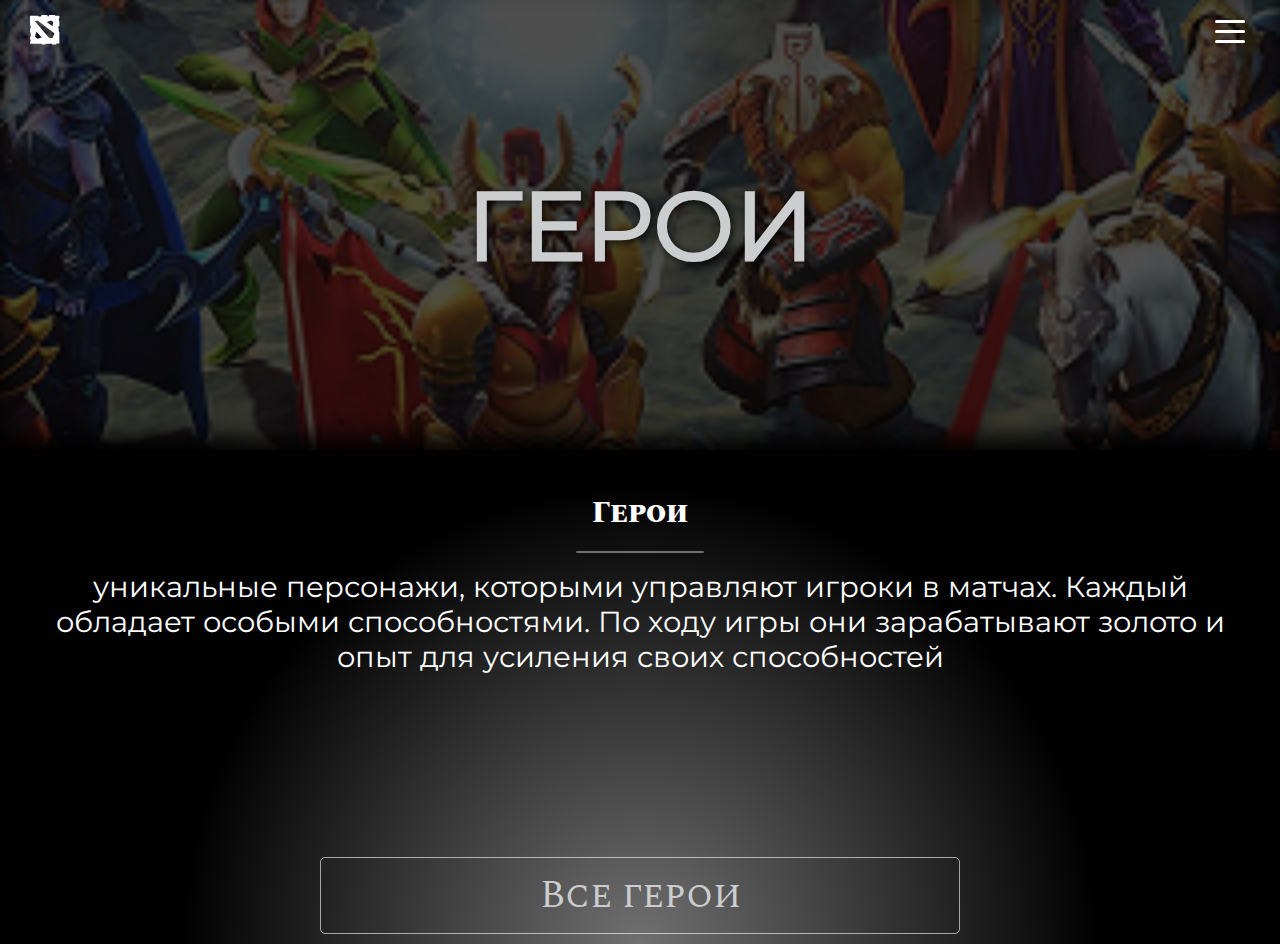
<file: pages/heroes.html>
<!DOCTYPE html>
<html lang="en">
<head>
    <meta charset="UTF-8">
    <meta name="viewport" content="width=device-width, initial-scale=1.0">
    <title>Герои</title>
    <link rel="stylesheet" href="../styles/basic.css">
    <link rel="stylesheet" href="../styles/heroes.css">
</head>
<body>
    <div class="intro" id="introPage">
		<div class="header__screensaver">
            <div class="container">
                <div class="inner">
                    <img src="../assets/images/dota_icon.svg" alt="иконка доты">
                    <div class="navigation">
                        <button class="burger" id="burger_menu"><span></span><span></span><span></span></button>
                        <nav class="sidebar">
                            <ul>
                                <li><a href="../pages/items.html">Предметы</a></li>
                                <li><a href="../pages/heroes.html">Герои</a></li>
                                <li><a href="../pages/ranks.html">Ранги</a></li>
                                <li><a href="../pages/creeps.html">Крипы, рошан</a></li>
                                <li><a href="../pages/runes.html">Руны</a></li>
                                <li><a href="../pages/buildings.html">Постройки</a></li>
                                <li><a href="../pages/account.html"><img src="../assets/images/user_avatar.png" alt="Аккаунт"></a></li>
                            </ul>
                        </nav>
                    </div>
                </div>
            </div>
		</div>
		<div class="intro__main">
			<div class="name"><h1>ГЕРОИ</h1></div>
            <div class="container">
                <div class="text__wrapper">
                    <div class="description">
                        <p>Герои</p>
                        <span></span>
                        <p class="definition">уникальные персонажи, которыми управляют игроки в матчах. Каждый обладает особыми способностями. По ходу игры они зарабатывают золото и опыт для усиления своих способностей</p>
                    </div>
                    <button class="to__heroes" id="next">Все герои</button>
                </div>
            </div>
		</div>
	</div>
    <div class="page hidden" id="contentPage">
		<header>
        <div class="container">
            <button class="page__btn arrow_top" id="prev"><img src="../assets/images/arrow_to_left.svg" alt="обратно"></button>
		</div>
    	</header>
        <main>
            <div class="container">
                <p class="text_center">Герои делятся на две основные категории: по основному атрибуту и по позиции в команде.</p>
            </div>
            <section>
                <div class="container">
                    <h3 class="text_center">Атрибуты</h3>
                    <div class="attributes">
                        <div class="accordion__wrapper">
                            <div class="label">
                                <div class="label__name">
                                    <img src="../assets/images/Attribute_strength.png" alt="сила">
                                    <p>Сила</p>
                                </div>
                                <img class="attribute__btn" src="../assets/images/path.svg" alt="">
                            </div>
                            <div class="content">
                                <div class="description__wrapper">
                                    <p>Повышает живучесть героя, увеличивая максимальное количество здоровья и скорость его регенерации. Также даёт дополнительный урон от атаки.</p>
                                    <p>Герои силы могут подойти целому ряду ролей, многие из них являются инициаторами или обладают сильным контролем и почти все они герои ближнего боя.</p>
                                </div>
                            </div>
                        </div>
                        <div class="accordion__wrapper">
                            <div class="label">
                                <div class="label__name">
                                    <img src="../assets/images/Attribute_agility.png" alt="ловкость">
                                    <p>Ловкость</p>
                                </div>
                                <img class="attribute__btn" src="../assets/images/path.svg" alt="">
                            </div>
                            <div class="content">
                                <div class="description__wrapper">
                                    <p>Увеличивает броню, скорость атаки и урон от атаки, делая героя более проворным и опасным в бою.</p>
                                    <p>Герои ловкости часто берутся на роль керри, из-за их хорошего развития по игре.</p>
                                </div>
                            </div>
                        </div>
                        <div class="accordion__wrapper">
                            <div class="label">
                                <div class="label__name">
                                    <img src="../assets/images/Attribute_intelligence.png" alt="интелект">
                                    <p>Интелект</p>
                                </div>
                                <img class="attribute__btn" src="../assets/images/path.svg" alt="">
                            </div>
                            <div class="content">
                                <div class="description__wrapper">
                                    <p>Отвечает за ману, скорость её восстановления и сопротивление магии.</p>
                                    <p>Такие герои часто полагаются на свои способности, наносящие магический урон или предоставляющие контроль над противниками. Их часто берут на поддержку, некоторых берут на керри.</p>
                                </div>
                            </div>
                        </div>
                    </div>
                </div>
            </section>
            <div class="container">
                <div class="attribute_universal">
                    <p>Также существуют универсальные герои, которые получают бонус к урону от всех атрибутов.</p>
                    <img src="../assets/images/Attribute_universal.png" alt="универсальный">
                </div>
            </div>
            <section>
                <div class="container"><h3 class="text_center">Позиции</h3></div>
                <div class="map_of_pos"><img src="../assets/images/map_of_pos.png" alt=""></div>
                <div class="container">
                    <p class="text_center">Существует пять позиций, которые определяются их приоритетом в получении ресурсов и их местом на карте: керри (1), мидера (2), оффлейнера (3) и саппортов (4 и 5).</p>
                    <div class="positions">
                        <div class="positions__description">
                            <p>1 позиция (Керри): Главный фармящий герой, который нуждается в большом количестве ресурсов для поздней игры. Он находится на легкой линии (бот). </p>
                        </div>
                        <div class="positions__description">
                            <p>2 позиция (Мидер): Герой, который стоит на центральной линии (мид) в одиночку. Его задача — фармить и помогать команде на других линиях.</p>
                        </div>
                        <div class="positions__description">
                            <p>3 позиция (Оффлейнер): Герой, который стоит на сложной линии (топ) против двух противников. Его основная задача — выживать и способствовать контролю карты.</p>
                        </div>
                        <div class="positions__description">
                            <p> 4 позиция (Саппорт): Герой поддержки, который играет на сложной линии (топ) вместе с тройкой, но активно перемещается по карте, помогая другим линиям и контролируя руны.</p>
                        </div>
                        <div class="positions__description">
                            <p>5 позиция (Хард-саппорт): Герой полной поддержки, который проводит большую часть игры на линии с керри, защищая его и помогая фармить. Его основная задача — приносить пользу команде без необходимости фарма.</p>
                        </div>
                    </div>
                </div>
            </section>
            <section>
                <div class="container">
                    <h3 class="text_center">Герои</h3>
                    <p class="text_center">На данный момент в игре 126 героев.</p>
                    <div class="filter">
                        <div class="filter__wrapper">
                            <button class="filter_btn" data-id="strenght"><img src="../assets/images/Attribute_strength.png" alt=""></button>
                            <button class="filter_btn" data-id="agility"><img src="../assets/images/Attribute_agility.png" alt=""></button>
                            <button class="filter_btn" data-id="intelligence"><img src="../assets/images/Attribute_intelligence.png" alt=""></button>
                            <button class="filter_btn" data-id="universal"><img src="../assets/images/Attribute_universal.png" alt=""></button>
                        </div>
                        <div class="cards">
                            <div class="card__holder strenght">
                                <div class="card block_hero">
                                    <img src="../assets/images/hero_alchemist.png" alt="">
                                    <p class="name_of_hero">Alchemist</p>
                                </div>
                            </div>
                            <div class="card__holder strenght">
                                <div class="card block_hero">
                                    <img src="../assets/images/hero_elder_titan.png" alt="">
                                    <p class="name_of_hero">Elder Titan</p>
                                </div>
                            </div>
                            <div class="card__holder strenght">
                                <div class="card block_hero">
                                    <img src="../assets/images/hero_huskar.png" alt="">
                                    <p class="name_of_hero">Huskar</p>
                                </div>
                            </div>
                            <div class="card__holder agility">
                                <div class="card block_hero">
                                    <img src="../assets/images/hero_antimage.png" alt="">
                                    <p class="name_of_hero">Anti-Mage</p>
                                </div>
                            </div>
                            <div class="card__holder agility">
                                <div class="card block_hero">
                                    <img src="../assets/images/hero_morphling.png" alt="">
                                    <p class="name_of_hero">Morphling</p>
                                </div>
                            </div>
                            <div class="card__holder agility">
                                <div class="card block_hero">
                                    <img src="../assets/images/hero_phantom_assassin.png" alt="">
                                    <p class="name_of_hero">Phantom Assassin</p>
                                </div>
                            </div>
                            <div class="card__holder intelligence">
                                <div class="card block_hero">
                                    <img src="../assets/images/hero_ancient_apparition.png" alt="">
                                    <p class="name_of_hero">Ancient Apparition</p>
                                </div>
                            </div>
                            <div class="card__holder intelligence">
                                <div class="card block_hero">
                                    <img src="../assets/images/hero_jakiro.png" alt="">
                                    <p class="name_of_hero">Jakiro</p>
                                </div>
                            </div>
                            <div class="card__holder intelligence">
                                <div class="card block_hero">
                                    <img src="../assets/images/hero_dark_willow.png" alt="">
                                    <p class="name_of_hero">Dark Willow</p>
                                </div>
                            </div>
                            <div class="card__holder universal">
                                <div class="card block_hero">
                                    <img src="../assets/images/hero_abaddon.png" alt="">
                                    <p class="name_of_hero">Abaddon</p>
                                </div>
                            </div>
                            <div class="card__holder universal">
                                <div class="card block_hero">
                                    <img src="../assets/images/hero_arc_warden.png" alt="">
                                    <p class="name_of_hero">Arc Warden</p>
                                </div>
                            </div>
                            <div class="card__holder universal">
                                <div class="card block_hero">
                                    <img src="../assets/images/hero_bane.png" alt="">
                                    <p class="name_of_hero">Bane</p>
                                </div>
                            </div>
                        </div>
                    </div>
                </div>
            </section>
            <footer></footer>
        </main>
        <footer></footer>
        <script defer src="../scripts/burger.js"></script>
        <script defer src="../scripts/heroes.js"></script>
        <script defer src="../scripts/init.js"></script>
        <script defer src="../scripts/userService.js"></script>
</body>
</html>
</file>
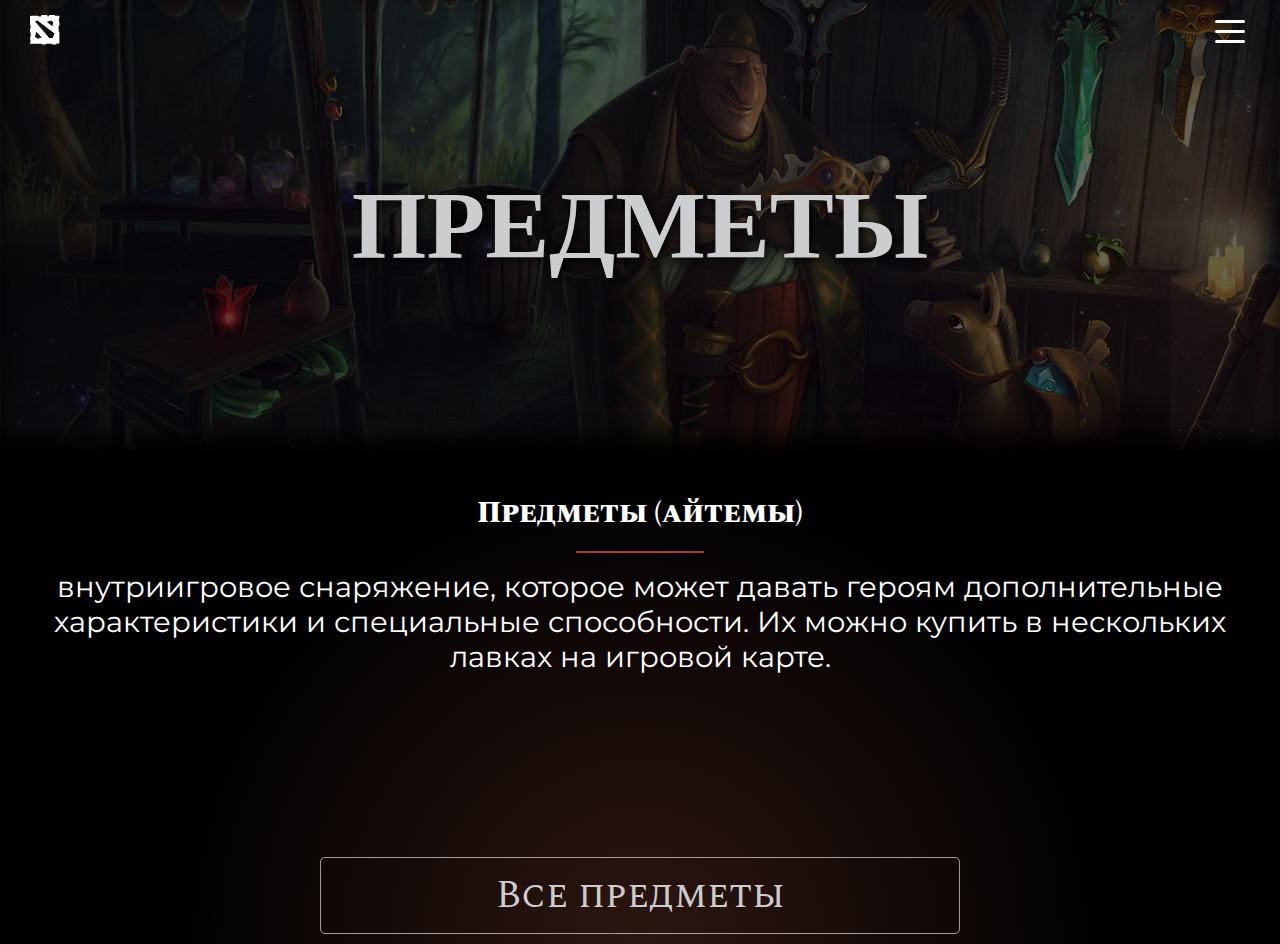
<file: pages/items.html>
<!DOCTYPE html>
<html lang="en">
<head>
    <meta charset="UTF-8">
    <meta name="viewport" content="width=device-width, initial-scale=1.0">
    <title>Предметы</title>
    <link rel="stylesheet" href="../styles/items.css">
    <link rel="stylesheet" href="../styles/basic.css">
</head>
<body>
	<div class="intro" id="introPage">
		<div class="header__screensaver">
            <div class="container">
                <div class="inner">
                    <img src="../assets/images/dota_icon.svg" alt="иконка доты">
                    <div class="navigation">
                        <button class="burger" id="burger_menu"><span></span><span></span><span></span></button>
                        <nav class="sidebar">
                            <ul>
                                <li><a href="../pages/items.html">Предметы</a></li>
                                <li><a href="../pages/heroes.html">Герои</a></li>
                                <li><a href="../pages/ranks.html">Ранги</a></li>
                                <li><a href="../pages/creeps.html">Крипы, рошан</a></li>
                                <li><a href="../pages/runes.html">Руны</a></li>
                                <li><a href="../pages/buildings.html">Постройки</a></li>
                                <li><a href="../pages/account.html"><img src="../assets/images/user_avatar.png" alt="Аккаунт"></a></li>
                            </ul>
                        </nav>
                    </div>
                </div>
            </div>
		</div>
		<div class="intro__main">
			<div class="name"><h1>ПРЕДМЕТЫ</h1></div>
            <div class="container">
                <div class="text__wrapper">
                    <div class="description">
                        <p>Предметы (айтемы)</p>
                        <span></span>
                        <p class="definition">внутриигровое снаряжение, которое может давать героям дополнительные характеристики и специальные способности. Их можно купить в нескольких лавках на игровой карте.</p>
                    </div>
                    <button class="to__items" id="next">Все предметы</button>
                </div>
            </div>
		</div>
	</div>
    <div class="page hidden" id="contentPage">
		<header>
        <div class="container">
            <button class="page__btn arrow_top" id="prev"><img src="../assets/images/arrow_to_left.svg" alt="обратно"></button>
		</div>
    	</header>
    <main>
        <div class="container">
            <div class="titles">
                <div class="basic chosen"><p>Основные</p></div>
                <div class="improvements"><p>Улучшения</p></div>
            </div>
        </div>
        <section>
            <div class="container">
                <div class="basical selected">
                    <div class="accordion__wrapper">
                    <div class="label">
                        <p>Расходники</p>
                        <img class="item__btn" src="../assets/images/path.svg" alt="стрелочко">
                    </div>
                    <div class="content">
                        <div class="item">
                            <div class="item__name">
                                <img src="../assets/images/item__faerie_fire.png" alt="">
                                <p>FAERIE FIRE</p>
                            </div>
                            <div class="item__kind">
                                <p>ТИП: НЕНАПРАВЛЕННАЯ</p>
                                <p>ДЕЙСТВУЕТ: НА СОЮЗНЫХ ГЕРОЕВ</p>
                            </div>
                            <div class="statistics">
                                <p>+ 2 к урону</p>
                            </div>
                            <div class="action">
                                <p style="color:#95BF7A">ИСПОЛЬЗОВАНИЕ: IMBUE</p>
                                <p class="gray__text">Мгновенно восстанавливает <span style="color: #95BF7A">85 </span>здоровья</p>
                            </div>
                            <div class="additions">
                                <button><img src="../assets/images/icon__empty_heart.png" alt=""></button>
                                <div class="additions__buy">
                                    <p>65₽</p>
                                    <button><img src="../assets/images/icon__empty_cart.png" alt=""></button>
                                </div>
                            </div>
                        </div>
                        <span class="str"></span>
                        <div class="item">
                            <div class="item__name">
                                <img src="../assets/images/item__clarity.png" alt="">
                                <p>CLARITY</p>
                            </div>
                            <div class="item__kind">
                                <p>ТИП: НАПРАВЛЕННАЯ НА СУЩЕСТВО</p>
                                <p>ДЕЙСТВУЕТ: НА СОЮЗНЫХ ГЕРОЕВ</p>
                                <P>МОЖНО РАЗВЕЯТЬ: ДА</P>
                            </div>
                            <div class="action">
                                <p style="color:#95BF7A">ИСПОЛЬЗОВАНИЕ: REPLENISH</p>
                                <p class="gray__text">Увеличивает восстановление маны выбранного существа на <span style="color: #95BF7A"> 6 </span>. Действует  <span style="color: #95BF7A"> 25 </span> сек.</p>
                                <p class="gray__text">Восстановление прекращается, если получить урон от вражеского героя или Рошана.</p>
                            </div>
                            <div class="additions">
                                <button><img src="../assets/images/icon__empty_heart.png" alt=""></button>
                                <div class="additions__buy">
                                    <p>50₽</p>
                                    <button><img src="../assets/images/icon__empty_cart.png" alt=""></button>
                                </div>
                            </div>
                        </div>
                    </div>
                    </div>
                    <div class="accordion__wrapper">
                    <div class="label">
                        <p>Снаряжение</p>
                        <img class="item__btn" src="../assets/images/path.svg" alt="стрелочко">
                    </div>
                    <div class="content">
                        <div class="item">
                            <div class="item__name">
                                <img src="../assets/images/item__ring_of_protection.png" alt="">
                                <p>RING OF PROTECTION</p>
                            </div>
                            <div class="item__kind">
                                <p>ТИП: ПАССИВНАЯ</p>
                            </div>
                            <div class="statistics">
                                <p>+ 2 к броне</p>
                            </div>
                            <div class="additions">
                                <button><img src="../assets/images/icon__empty_heart.png" alt=""></button>
                                <div class="additions__buy">
                                    <p>175₽</p>
                                    <button><img src="../assets/images/icon__empty_cart.png" alt=""></button>
                                </div>
                            </div>
                        </div>
                        <span class="str"></span>
                        <div class="item">
                            <div class="item__name">
                                <img src="../assets/images/item__infused_raindrops.png" alt="">
                                <p>INFUSED RAINDROPS</p>
                            </div>
                            <div class="item__kind">
                                <p>ТИП: ПАССИВНАЯ</p>
                            </div>
                            <div class="statistics">
                                <p>+ 0.8 к восстановлению маны</p>
                            </div>
                            <div class="action">
                                <p style="color:#9AB0CD">ПАССИВНОЕ: MAGICAL DAMAGE BLOCK</p>
                                <p class="gray__text">Теряет один заряд и блокирует до <span style="color: #CCCDCE"> 120 </span> магического урона. Срабатывает, только если урон был больше <span style="color: #CCCDCE">75</span></p>
                                <p class="gray__text">Радиус: <span style="color: #CCCDCE">1200</span></p>
                                <p class="gray__text">Изначально имеет <span style="color: #CCCDCE"> 6 </span> зарядов и пропадает вместе с последним из них.</p>
                            </div>
                            <div class="additions">
                                <button><img src="../assets/images/icon__empty_heart.png" alt=""></button>
                                <div class="additions__buy">
                                    <p>225₽</p>
                                    <button><img src="../assets/images/icon__empty_cart.png" alt=""></button>
                                </div>
                            </div>
                        </div>
                    </div>
                    </div>
                    <div class="accordion__wrapper">
                    <div class="label">
                        <p>Разное</p>
                        <img class="item__btn" src="../assets/images/path.svg" alt="стрелочко">
                    </div>
                    <div class="content">
                        <div class="item">
                            <div class="item__name">
                                <img src="../assets/images/item__ring_of_regen.png" alt="">
                                <p>RING OF REGEN</p>
                            </div>
                            <div class="item__kind">
                                <p>ТИП: ПАССИВНАЯ</p>
                            </div>
                            <div class="statistics">
                                <p>+ 1.25 к восстановлению здоровья</p>
                            </div>
                            <div class="additions">
                                <button><img src="../assets/images/icon__empty_heart.png" alt=""></button>
                                <div class="additions__buy">
                                    <p>175₽</p>
                                    <button><img src="../assets/images/icon__empty_cart.png" alt=""></button>
                                </div>
                            </div>
                        </div>
                        <span class="str"></span>
                        <div class="item">
                            <div class="item__name">
                                <img src="../assets/images/item__sages_mask.png" alt="">
                                <p>SAGE`S MASK</p>
                            </div>
                            <div class="item__kind">
                                <p>ТИП: ПАССИВНАЯ</p>
                            </div>
                            <div class="statistics">
                                <p>+ 0.7 к восстановлению маны</p>
                            </div>
                            <div class="additions">
                                <button><img src="../assets/images/icon__empty_heart.png" alt=""></button>
                                <div class="additions__buy">
                                    <p>175₽</p>
                                    <button><img src="../assets/images/icon__empty_cart.png" alt=""></button>
                                </div>
                            </div>
                        </div>
                    </div>
                    </div>
                    <div class="accordion__wrapper">
                    <div class="label">
                        <p>Атрибуты</p>
                        <img class="item__btn" src="../assets/images/path.svg" alt="стрелочко">
                    </div>
                    <div class="content">
                        <div class="item">
                            <div class="item__name">
                                <img src="../assets/images/item__iron_branch.png" alt="">
                                <p>IRON BRANCH</p>
                            </div>
                            <div class="item__kind">
                                <p>ТИП: НАПРАВЛЕННАЯ НА ТОЧКУ</p>
                            </div>
                            <div class="statistics">
                                <p>+ 1 ко всем атрибутам</p>
                            </div>
                            <div class="action">
                                <p style="color:#95BF7A">ИСПОЛЬЗОВАНИЕ: PLANT TREE</p>
                                <p class="gray__text">Сажает в указанное место маленькое счастливое деревце, которое исчезнет через <span style="color: #95BF7A"> 20 </span> секунд</p>
                            </div>
                            <div class="additions">
                                <button><img src="../assets/images/icon__empty_heart.png" alt=""></button>
                                <div class="additions__buy">
                                    <p>50₽</p>
                                    <button><img src="../assets/images/icon__empty_cart.png" alt=""></button>
                                </div>
                            </div>
                        </div>
                        <span class="str"></span>
                        <div class="item">
                            <div class="item__name">
                                <img src="../assets/images/item__gauntlets_of_strength.png" alt="">
                                <p>GAUNTLETS OF STRENGTH</p>
                            </div>
                            <div class="item__kind">
                                <p>ТИП: ПАССИВНАЯ</p>
                            </div>
                            <div class="statistics">
                                <p>+ 3 к силе</p>
                            </div>
                            <div class="additions">
                                <button><img src="../assets/images/icon__empty_heart.png" alt=""></button>
                                <div class="additions__buy">
                                    <p>140₽</p>
                                    <button><img src="../assets/images/icon__empty_cart.png" alt=""></button>
                                </div>
                            </div>
                        </div>
                    </div>
                    </div>
                    <div class="accordion__wrapper">
                    <div class="label">
                        <p>Потайная лавка</p>
                        <img class="item__btn" src="../assets/images/path.svg" alt="стрелочко">
                    </div>
                    <div class="content">
                        <div class="item">
                            <div class="item__name">
                                <img src="../assets/images/item__ring_of_tarrsque.png" alt="">
                                <p>RING OF TARRASQUE</p>
                            </div>
                            <div class="item__kind">
                                <p>ТИП: ПАССИВНАЯ</p>
                            </div>
                            <div class="statistics">
                                <p>+ 12 к восстановлению здоровья</p>
                            </div>
                            <div class="additions">
                                <button><img src="../assets/images/icon__empty_heart.png" alt=""></button>
                                <div class="additions__buy">
                                    <p>1800₽</p>
                                    <button><img src="../assets/images/icon__empty_cart.png" alt=""></button>
                                </div>
                            </div>
                        </div>
                        <span class="str"></span>
                        <div class="item">
                            <div class="item__name">
                                <img src="../assets/images/item__tiara_of_selemene.png" alt="">
                                <p>TIARA OF SELEMENE</p>
                            </div>
                            <div class="item__kind">
                                <p>ТИП: ПАССИВНАЯ</p>
                            </div>
                            <div class="statistics">
                                <p>+ 6 к восстановлению маны</p>
                            </div>
                            <div class="additions">
                                <button><img src="../assets/images/icon__empty_heart.png" alt=""></button>
                                <div class="additions__buy">
                                    <p>1800₽</p>
                                    <button><img src="../assets/images/icon__empty_cart.png" alt=""></button>
                                </div>
                            </div>
                        </div>
                    </div>
                    </div>
                </div>
                <div class="improve">
                    <div class="accordion__wrapper">
                    <div class="label">
                        <p>Аксессуары</p>
                        <img class="item__btn" src="../assets/images/path.svg" alt="стрелочко">
                    </div>
                    <div class="content">
                        <div class="item">
                            <div class="item__name">
                                <img src="../assets/images/item_falcon_blade.png" alt="">
                                <p>FALCON BLADE</p>
                            </div>
                            <div class="item__kind">
                                <p>ТИП: ПАССИВНАЯ</p>
                            </div>
                            <div class="statistics">
                                <p>+ 200 к здоровью</p>
                                <p>+ 1.8 к восстановлению маны</p>
                                <p>+ 14 к урону</p>
                            </div>
                            <div class="additions">
                                <button><img src="../assets/images/icon__empty_heart.png" alt=""></button>
                                <div class="additions__buy">
                                    <p>1125₽</p>
                                    <button><img src="../assets/images/icon__empty_cart.png" alt=""></button>
                                </div>
                            </div>
                        </div>
                        <span class="str"></span>
                        <div class="item">
                            <div class="item__name">
                                <img src="../assets/images/item_soul_booster.png" alt="">
                                <p>SOUL BOOSTER</p>
                            </div>
                            <div class="item__kind">
                                <p>ТИП: ПАССИВНАЯ</p>
                            </div>
                            <div class="statistics">
                                <p>+ 425 к здоровью </p>                                    
                                <p>+ 425 к мане</p>
                            </div>
                            <div class="additions">
                                <button><img src="../assets/images/icon__empty_heart.png" alt=""></button>
                                <div class="additions__buy">
                                    <p>3000₽</p>
                                    <button><img src="../assets/images/icon__empty_cart.png" alt=""></button>
                                </div>
                            </div>
                        </div>
                    </div>
                    </div>
                    <div class="accordion__wrapper">
                    <div class="label">
                        <p>Поддержка</p>
                        <img class="item__btn" src="../assets/images/path.svg" alt="стрелочко">
                    </div>
                    <div class="content">
                        <div class="item">
                            <div class="item__name">
                                <img src="../assets/images/item__buckler.png" alt="">
                                <p>BUCKLER</p>
                            </div>
                            <div class="item__kind">
                                <p>ТИП: ПАССИВНАЯ</p>
                            </div>
                            <div class="statistics">
                                <p>+ 1 к броне</p>
                            </div>
                            <div class="action">
                                <p style="color:#9AB0CD">ПАССИВНОЕ: BUCKLER AURA</p>
                                <p class="gray__text">Увеличивает броню союзных существ, управляемых игроками, на <span style="color: #CCCDCE">2</span></p>
                                <p class="gray__text">Радиус: <span style="color: #CCCDCE">1200</span></p>
                            </div>
                            <div class="additions">
                                <button><img src="../assets/images/icon__empty_heart.png" alt=""></button>
                                <div class="additions__buy">
                                    <p>425₽</p>
                                    <button><img src="../assets/images/icon__empty_cart.png" alt=""></button>
                                </div>
                            </div>
                        </div>
                        <span class="str"></span>
                        <div class="item">
                            <div class="item__name">
                                <img src="../assets/images/item__ring_of_basilius.png" alt="">
                                <p>RING OF BASILIUS</p>
                            </div>
                            <div class="item__kind">
                                <p>ТИП: ПАССИВНАЯ</p>
                            </div>
                            <div class="statistics">
                                <p>+ 0.25 к восстановлению маны</p>
                            </div>
                            <div class="action">
                                <p style="color:#9AB0CD">ПАССИВНОЕ: BASILIUS AURA</p>
                                <p class="gray__text">Увеличивает восстановление маны союзников на <span style="color: #CCCDCE">1</span></p>
                                <p class="gray__text">Радиус: <span style="color: #CCCDCE">1200</span></p>
                            </div>
                            <div class="additions">
                                <button><img src="../assets/images/icon__empty_heart.png" alt=""></button>
                                <div class="additions__buy">
                                    <p>425₽</p>
                                    <button><img src="../assets/images/icon__empty_cart.png" alt=""></button>
                                </div>
                            </div>
                        </div>
                    </div>
                    </div>
                    <div class="accordion__wrapper">
                    <div class="label">
                        <p>Магия</p>
                        <img class="item__btn" src="../assets/images/path.svg" alt="стрелочко">
                    </div>
                    <div class="content">
                        <div class="item">
                            <div class="item__name">
                                <img src="../assets/images/item__glimmer_cape.png" alt="">
                                <p>GLIMMER CAPE</p>
                            </div>
                            <div class="item__kind">
                                <p>ТИП: НАПРАВЛЕННАЯ НА СУЩЕСТВО</p>
                                <p>ДЕЙСТВУЕТ: НА СОЮЗНЫХ СУЩЕСТВ</p>
                                <p>МОЖНО РАЗВЕЯТЬ: ДА</p>
                            </div>
                            <div class="statistics">
                                <p>+ 20% к сопротивлению магии</p>
                            </div>
                            <div class="action">
                                <p style="color:#6565ae">АКТИВНОЕ: GLIMMER</p>
                                <p class="gray__text">После задержки в <span style="color: #6565ae"> 0.5 </span> сек. даёт владельцу или выбранному союзнику невидимость, <span style="color:#6565ae"> +20 </span> к скорости передвижения и барьер, поглощающий до <span style="color: #6565ae"> 375 </span> магического урона. Действует <span style="color: #6565ae"> 5 </span> сек</p>
                            </div>
                            <div class="additions">
                                <button><img src="../assets/images/icon__empty_heart.png" alt=""></button>
                                <div class="additions__buy">
                                    <p>2150₽</p>
                                    <button><img src="../assets/images/icon__empty_cart.png" alt=""></button>
                                </div>
                            </div>
                        </div>
                        <span class="str"></span>
                        <div class="item">
                            <div class="item__name">
                                <img src="../assets/images/item__octarine_core.png" alt="">
                                <p>OCTARINE CORE</p>
                            </div>
                            <div class="item__kind">
                                <p>ТИП: ПАССИВНАЯ</p>
                            </div>
                            <div class="statistics">
                                <p>+ 25% к уменьшению перезарядок</p>
                                <p>+ 450 к здоровью </p>                                    
                                <p>+ 450 к мане</p>
                                <p>+ 6 к восстановлению маны</p>
                            </div>
                            <div class="action">
                                <p style="color:#9AB0CD">ПАССИВНОЕ: COOLDOWN REDUCTION</p>
                                <p class="gray__text">Уменьшает перезарядку всех предметов и способностей</p>
                            </div>
                            <div class="additions">
                                <button><img src="../assets/images/icon__empty_heart.png" alt=""></button>
                                <div class="additions__buy">
                                    <p>4800₽</p>
                                    <button><img src="../assets/images/icon__empty_cart.png" alt=""></button>
                                </div>
                            </div>
                        </div>
                    </div>
                    </div>
                    <div class="accordion__wrapper">
                    <div class="label">
                        <p>Броня</p>
                        <img class="item__btn" src="../assets/images/path.svg" alt="стрелочко">
                    </div>
                    <div class="content">
                        <div class="item">
                            <div class="item__name">
                                <img src="../assets/images/item__assault_cuirass.png" alt="">
                                <p>ASSAULT CUIRASS</p>
                            </div>
                            <div class="item__kind">
                                <p>ТИП: ПАССИВНАЯ</p>
                                <p>СКВОЗЬ НЕВОСПР. К ЭФФЕКТАМ: ДА</p>
                            </div>
                            <div class="statistics">
                                <p>+ 30 к скорости атаки</p>
                                <P>+ 10 к броне</P>
                            </div>
                            <div class="action">
                                <p style="color:#9AB0CD">ПАССИВНОЕ: ASSAULT AURA</p>
                                <p class="gray__text">Увеличивает броню союзных построек и существ на <span style="color: #CCCDCE">5</span>, а их скорость атаки - на <span style="color: #CCCDCE">30</span>. Снижает броню врагов на <span style="color: #CCCDCE">5</span></p>
                                <p class="gray__text">Радиус: <span style="color: #CCCDCE">1200</span></p>
                            </div>
                            <div class="additions">
                                <button><img src="../assets/images/icon__empty_heart.png" alt=""></button>
                                <div class="additions__buy">
                                    <p>5125₽</p>
                                    <button><img src="../assets/images/icon__empty_cart.png" alt=""></button>
                                </div>
                            </div>
                        </div>
                        <span class="str"></span>
                        <div class="item">
                            <div class="item__name">
                                <img src="../assets/images/item__vanguard.png" alt="">
                                <p>VANGUARD</p>
                            </div>
                            <div class="item__kind">
                                <p>ТИП: ПАССИВНАЯ</p>
                            </div>
                            <div class="statistics">
                                <p>+ 250 к здоровью</p>
                                <p>+ 4.5 к восстановлению маны</p>
                            </div>
                            <div class="action">
                                <p style="color:#9AB0CD">ПАССИВНОЕ: DAMAGE BLOCK</p>
                                <p class="gray__text">С вероятностью в <span style="color: #CCCDCE">60%</span> блокирует <span style="color: #CCCDCE">50</span> урона от атак, если владелец - герой ближнего боя, или <span style="color: #CCCDCE">25</span> урона, если герой дальнего боя.</p>
                                <p class="gray__text">Эффекты нескольких способностей, блокирующих урон, не сочетаются.</p>
                            </div>
                            <div class="additions">
                                <button><img src="../assets/images/icon__empty_heart.png" alt=""></button>
                                <div class="additions__buy">
                                    <p>1700₽</p>
                                    <button><img src="../assets/images/icon__empty_cart.png" alt=""></button>
                                </div>
                            </div>
                        </div>
                    </div>
                    </div>
                    <div class="accordion__wrapper">
                    <div class="label">
                        <p>Оружие</p>
                        <img class="item__btn" src="../assets/images/path.svg" alt="стрелочко">
                    </div>
                    <div class="content">
                        <div class="item">
                            <div class="item__name">
                                <img src="../assets/images/item__desolator.png" alt="">
                                <p>DESOLATOR</p>
                            </div>
                            <div class="item__kind">
                                <p>ТИП: ПАССИВНАЯ</p>
                                <p>СКВОЗЬ НЕВОСПР. К ЭФФЕКТАМ: ДА</p>
                                <P>МОЖНО РАЗВЕЯТЬ: ДА</P>
                            </div>
                            <div class="statistics">
                                <p>+ 55 к урону</p>
                            </div>
                            <div class="action">
                                <p style="color:#9AB0CD">ПАССИВНОЕ: CORRUPTION</p>
                                <p class="gray__text">Атаки уменьшают броню цели на <span style="color: #CCCDCE">6</span>. Эффект длится <span style="color: #CCCDCE">7</span> сек</p>
                            </div>
                            <div class="action">
                                <p style="color:#9AB0CD">ПАССИВНОЕ: SOUL STEALER</p>
                                <p class="gray__text">Когда умирает герой, броня которого была уменьшена этим предметом, бонус к урону увеличивается на <span style="color: #CCCDCE">2</span>. Максимум: <span style="color: #CCCDCE">30</span> урона.</p>
                                <P class="gray__text">Снижение брони действует на постройки. Эффект можно развеять.</P>
                            </div>
                            <div class="additions">
                                <button><img src="../assets/images/icon__empty_heart.png" alt=""></button>
                                <div class="additions__buy">
                                    <p>3500₽</p>
                                    <button><img src="../assets/images/icon__empty_cart.png" alt=""></button>
                                </div>
                            </div>
                        </div>
                        <span class="str"></span>
                        <div class="item">
                            <div class="item__name">
                                <img src="../assets/images/item__crystalys.png" alt="">
                                <p>CRYSTALYS</p>
                            </div>
                            <div class="item__kind">
                                <p>ТИП: ПАССИВНАЯ</p>
                            </div>
                            <div class="statistics">
                                <p>+ 32 к урону</p>
                            </div>
                            <div class="action">
                                <p style="color:#9AB0CD">ПАССИВНОЕ: CRITICAL STRIKE</p>
                                <p class="gray__text">Каждая атака может с вероятностью в <span style="color: #CCCDCE">30%</span> нанести <span style="color: #CCCDCE">160%</span> урона.</p>
                                <p class="gray__text">Постройкам дополнительный урон от критических атак не наносится.</p>
                            </div>
                            <div class="additions">
                                <button><img src="../assets/images/icon__empty_heart.png" alt=""></button>
                                <div class="additions__buy">
                                    <p>2000₽</p>
                                    <button><img src="../assets/images/icon__empty_cart.png" alt=""></button>
                                </div>
                            </div>
                        </div>
                    </div>
                    </div>
                    <div class="accordion__wrapper">
                    <div class="label">
                        <p>Вооружение</p>
                        <img class="item__btn" src="../assets/images/path.svg" alt="стрелочко">
                    </div>
                    <div class="content">
                        <div class="item">
                            <div class="item__name">
                                <img src="../assets/images/item__maelstrom.png" alt="">
                                <p>MAELSTROM</p>
                            </div>
                            <div class="item__kind">
                                <p>ТИП: ПАССИВНАЯ</p>
                            </div>
                            <div class="statistics">
                                <p>+ 25 к урону</p>
                                <p>+ 25 к скорости атаки</p>
                            </div>
                            <div class="action">
                                <p style="color:#9AB0CD">ПАССИВНОЕ: CHAIN LIGHTNING</p>
                                <p class="gray__text">Каждая атака с вероятностью в <span style="color: #CCCDCE">25%</span> может создать разряд цепной молнии, которая <span style="color: #CCCDCE">4</span> раза перескочит между случайными врагами в радиусе <span style="color: #CCCDCE">650</span>, нанося каждому по <span style="color: #CCCDCE">110</span> магического урона. От атаки с цепной молнией нельзя уклониться.</p>
                            </div>
                            <div class="additions">
                                <button><img src="../assets/images/icon__empty_heart.png" alt=""></button>
                                <div class="additions__buy">
                                    <p>2950₽</p>
                                    <button><img src="../assets/images/icon__empty_cart.png" alt=""></button>
                                </div>
                            </div>
                        </div>
                    </div>
                </div>
            </div>
        </section>
    </main>
	</div>
    <script defer src="../scripts/burger.js"></script>
    <script defer src="../scripts/items.js"></script>
    <script defer src="../scripts/userService.js"></script>
    <script defer src="../scripts/init.js"></script>
    <script>
        document.addEventListener('DOMContentLoaded', function() {
        if (typeof userService !== 'undefined') {
            userService.initStorage();
        }
        if (typeof itemService !== 'undefined') {
            itemService.initItems();
        }
    });
    </script>
</body>
</html>
</file>
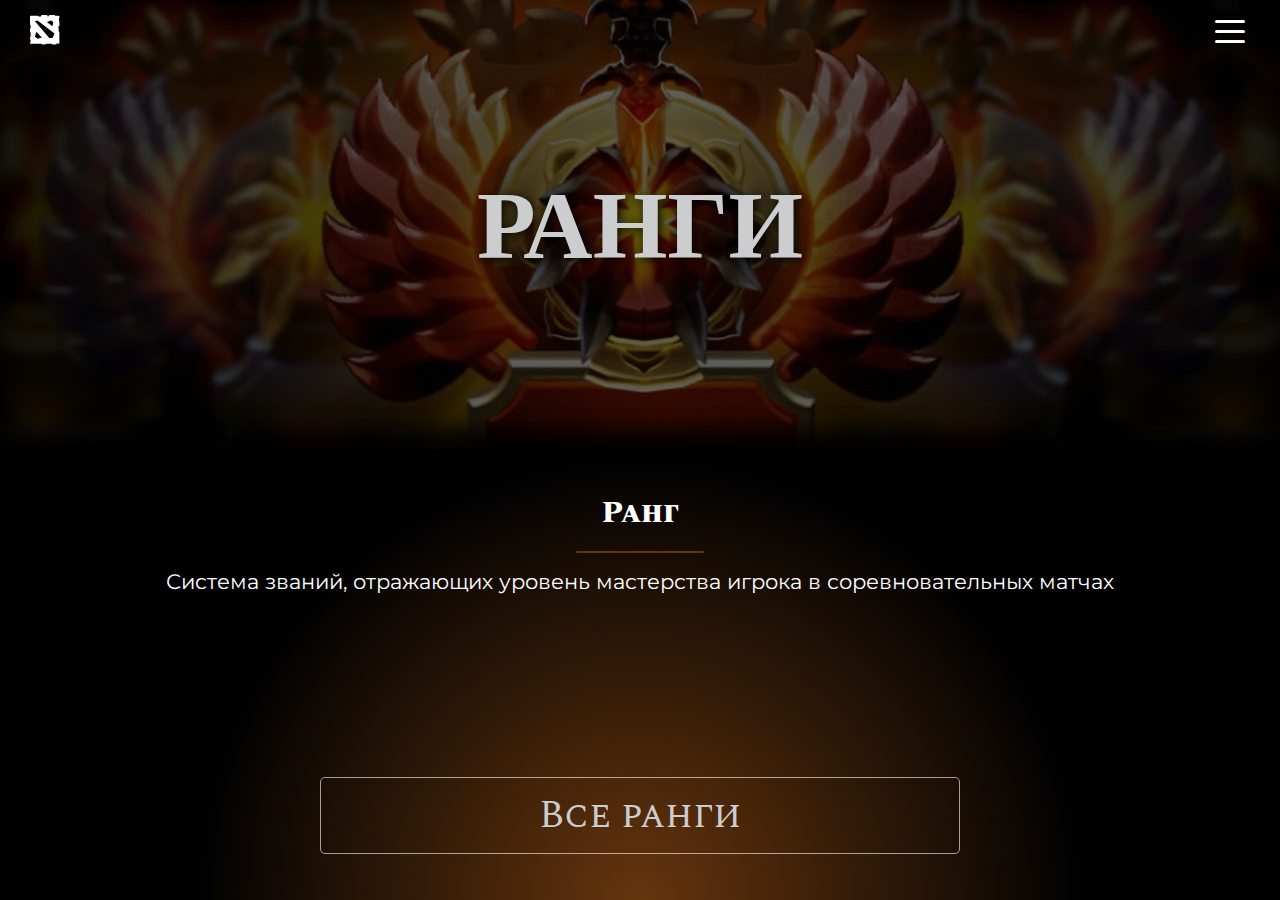
<file: pages/ranks.html>
<!DOCTYPE html>
<html lang="en">
<head>
    <meta charset="UTF-8">
    <meta name="viewport" content="width=device-width, initial-scale=1.0">
    <title>Ранги</title>
    <link rel="stylesheet" href="../styles/basic.css">
    <link rel="stylesheet" href="../styles/ranks.css">
</head>
<body>
    <div class="intro" id="introPage">
        <div class="header__screensaver">
            <div class="container">
                <div class="inner">
                    <img src="../assets/images/dota_icon.svg" alt="иконка доты">
                    <div class="navigation">
                        <button class="burger" id="burger_menu"><span></span><span></span><span></span></button>
                        <nav class="sidebar">
                        <ul>
                            <li><a href="../pages/items.html">Предметы</a></li>
                            <li><a href="../pages/heroes.html">Герои</a></li>
                            <li><a href="../pages/ranks.html">Ранги</a></li>
                            <li><a href="../pages/creeps.html">Крипы, рошан</a></li>
                            <li><a href="../pages/runes.html">Руны</a></li>
                            <li><a href="../pages/buildings.html">Постройки</a></li>
                            <li><a href="../pages/account.html"><img src="../assets/images/user_avatar.png" alt="Аккаунт"></a></li>
                        </ul>
                        </nav>
                    </div>
                </div>
            </div>
        </div>
        <div class="intro__main">
            <div class="page__name"><h1>РАНГИ</h1></div>
            <div class="container">
                <div class="text__wrapper">
                    <div class="description">
                        <p>Ранг</p>
                        <span></span>
                        <p class="definition">Система званий, отражающих уровень мастерства игрока в соревновательных матчах</p>
                    </div>
                    <button class="to__ranks" id="next">Все ранги</button>
                </div>
            </div>
        </div>
    </div>
    <div class="page hidden" id="contentPage">
        <header>
        <div class="container">
            <button class="page__btn arrow_top" id="prev"><img src="../assets/images/arrow_to_left.svg" alt="обратно"></button>
		</div>
        </header>
        <main>
            <section>
                <div class="container">
                <p class="mmr__definition text_center">MMR: Основной показатель вашего уровня игры, который увеличивается за победы и уменьшается за поражения.</p>
                </div>
                <div class="mmr__place"><img src="../assets/images/mmr_place.png" alt=""></div>
            </section>
            <section>
                <div class="container">
                    <p class="mmr__definition text_center">MMR преобразуется в медаль.</p>
                    <div class="ranks__wrapper">
                        <div class="rank__img">
                            <img src="../assets/images/rank_Herald.png" alt="рекрут">
                            <p>Рекрут</p>
                        </div>
                        <div class="rank__img">
                            <img src="../assets/images/rank_Guardian.png" alt="страж">
                            <p>Страж</p>
                        </div>
                        <div class="rank__img">
                            <img src="../assets/images/rank_Crusader.png" alt="рыцарь">
                            <p>Рыцарь</p>
                        </div>
                        <div class="rank__img">
                            <img src="../assets/images/rank_Archon.png" alt="герой">
                            <p>Герой</p>
                        </div>
                        <div class="rank__img">
                            <img src="../assets/images/rank_Legend.png" alt="легенда">
                            <p>Легенда</p>
                        </div>
                        <div class="rank__img">
                            <img src="../assets/images/rank_Ancient.png" alt="властелин">
                            <p>Властелин</p>
                        </div>
                        <div class="rank__img">
                            <img src="../assets/images/rank_Divine.png" alt="божество">
                            <p>Божество</p>
                        </div>
                        <div class="rank__img">
                            <img src="../assets/images/rank_Immortal.png" alt="титан">
                            <p>Титан</p>
                        </div>
                    </div>
                    <p class="mmr__definition text_center">Каждый ранг, кроме «Титана», имеет 5 звёзд, показывающих прогресс внутри ранга</p>
                    <div class="ranks__filter">
                        <div class="filter__wrapper">
                            <div class="filter_btn">
                                <button class="list_item active" data-id="herald">Рекрут <span></span></button>
                                <button class="list_item" data-id="guardian">Страж <span></span></button>
                                <button class="list_item" data-id="crusader">Рыцарь <span></span></button>
                                <button class="list_item" data-id="archon">Герой <span></span></button>
                                <button class="list_item" data-id="legend">Легенда <span></span></button>
                                <button class="list_item" data-id="ancient">Властелин <span></span></button>
                                <button class="list_item" data-id="divine">Божество <span></span></button>
                            </div>
                        </div>
                    </div>
                    <div class="container__ranks">
                        <div class="ranks">
                            <div class="rank__holder herald">
                                <div class="rank block__item">
                                    <div class="rank_in_order">
                                        <img src="../assets/images/rank__star.png" alt="">
                                        <p>0</p>
                                    </div>
                                    <span class="str"></span>
                                    <div class="rank_in_order">
                                        <img src="../assets/images/rank__star_2.png" alt="">
                                        <p>154</p>
                                    </div>
                                    <span class="str"></span>
                                    <div class="rank_in_order">
                                        <img src="../assets/images/rank__star_3.png" alt="">
                                        <p>380</p>
                                    </div>
                                    <span class="str"></span>
                                    <div class="rank_in_order">
                                        <img src="../assets/images/rank__star_4.png" alt="">
                                        <p>462</p>
                                    </div>
                                    <span class="str"></span>
                                    <div class="rank_in_order">
                                        <img src="../assets/images/rank__star_5.png" alt="">
                                        <p>616</p>
                                    </div>
                                </div>
                            </div>
                        </div>
                    </div>
                    <div class="immortal__info">
                        <p class="mmr__definition text_center">Чтобы получить Титана, необходимо достичь 5620+ MMR . После достижения этого значения ваш ранг будет отображаться в виде позиции в региональной таблице лидеров.</p>
                        <p class="mmr__definition text_center">Региональные таблицы лидеров можно посмотреть на официальном сайте Dota 2 или на сайте дотабаффа.</p>
                        <p class="mmr__definition text_center">Калибровка: Раз в полгода игроки проходят калибровку – серию матчей, которая определяет новый ранг на основе их текущей игры.</p>
                    </div>
                </div>
            </section>
        </main>
        <footer></footer>
    </div>
    <script defer src="../scripts/burger.js"></script>
    <script defer src="../scripts/ranks.js"></script>
    <script defer src="../scripts/init.js"></script>
    <script defer src="../scripts/userService.js"></script>
</body>
</html>
</file>
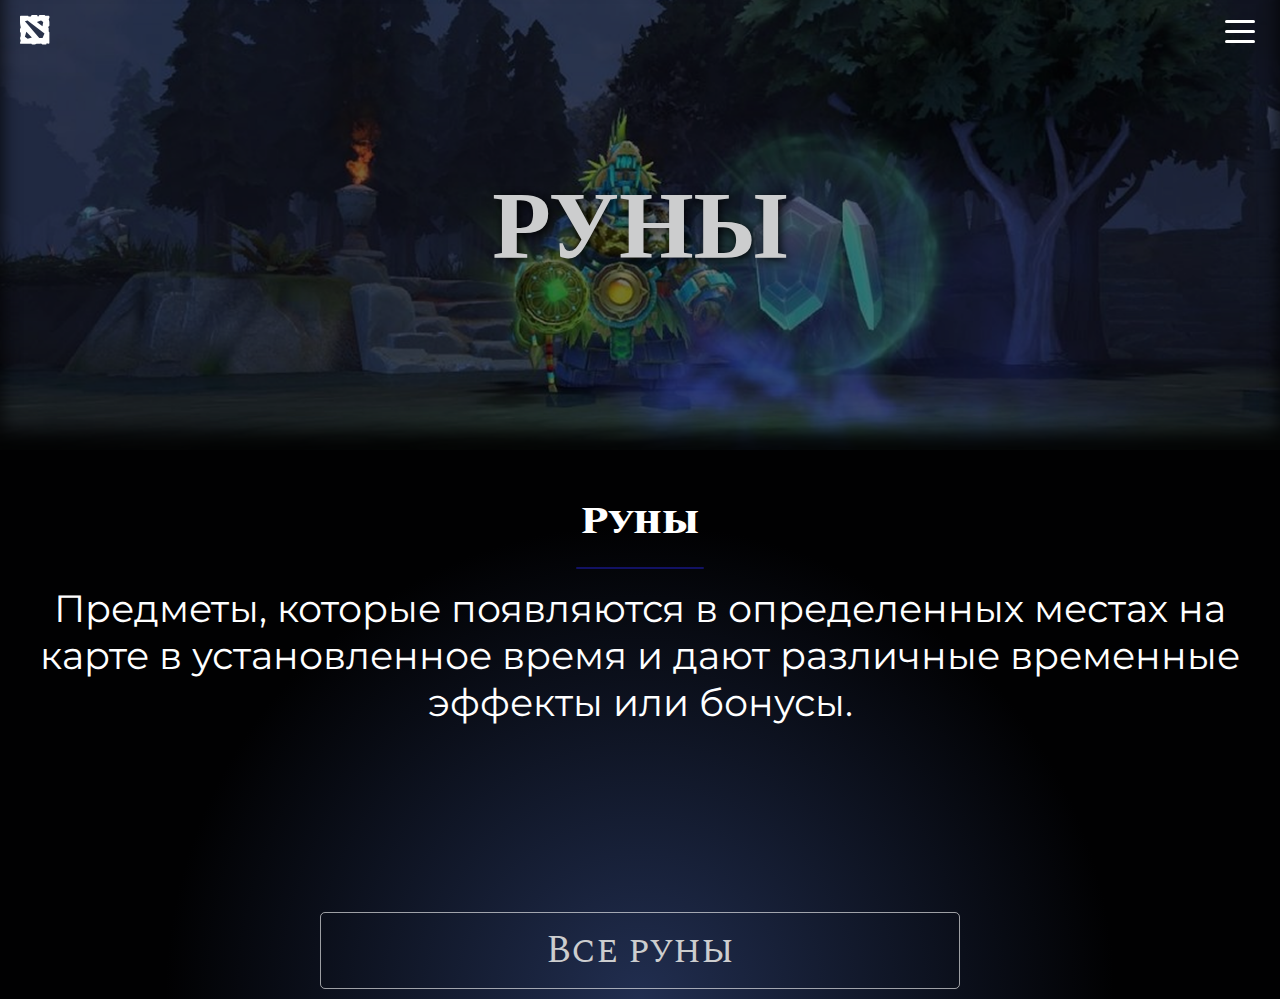
<file: pages/runes.html>
<!DOCTYPE html>
<html lang="en">
<head>
    <meta charset="UTF-8">
    <meta name="viewport" content="width=device-width, initial-scale=1.0">
    <title>Руны</title>
    <link rel="stylesheet" href="../styles/basic.css">
    <link rel="stylesheet" href="../styles/runes.css">
</head>
<body>
    <div class="intro" id="introPage">
        <div class="header__screensaver">
            <div class="container">
                <div class="inner">
                    <img src="../assets/images/dota_icon.svg" alt="иконка доты">
                    <div class="navigation">
                        <button class="burger" id="burger_menu"><span></span><span></span><span></span></button>
                        <nav class="sidebar">
                        <ul>
                            <li><a href="./items.html">Предметы</a></li>
                            <li><a href="./heroes.html">Герои</a></li>
                            <li><a href="./ranks.html">Ранги</a></li>
                            <li><a href="./creeps.html">Крипы, рошан</a></li>
                            <li><a href="./runes.html">Руны</a></li>
                            <li><a href="./buildings.html">Постройки</a></li>
                            <li><a href="./account.html"><img src="../assets/images/user_avatar.png" alt="Аккаунт"></a></li>
                        </ul>
                        </nav>
                    </div>
                </div>
            </div>
        </div>
        <div class="intro__main">
            <div class="page__name"><h1>РУНЫ</h1></div>
            <div class="container">
                <div class="text__wrapper">
                    <div class="description">
                        <p>Руны</p>
                        <span></span>
                        <p class="definition">Предметы, которые появляются в определенных местах на карте в установленное время и дают различные временные эффекты или бонусы.</p>
                    </div>
                    <button class="to__runes" id="next">Все руны</button>
                </div>
            </div>
        </div>
    </div>
    <div class="page hidden" id="contentPage">
		<header>
        <div class="container">
            <button class="page__btn arrow_top" id="prev"><img src="../assets/images/arrow_to_left.svg" alt="обратно"></button>
		</div>
        </header>
    <main>
        <div class="slider__container">
            <div class="slider__wrapper">
                <div class="slider__position">
                    <div class="slider"></div>
                </div>
                <div class="buttons">
                    <div class="page__btn" id="back"><img src="../assets/images/arrow_path.svg" alt=""></div>
                    <div class="page__btn" id="forward"><img src="../assets/images/arrow_path.svg" alt=""></div>
                </div>
            </div>
        </div>
        <div class="container">
            <div class="runes__of__enhancement">
                <div class="titles"><h3>Руны усиления</h3></div>
                <div class="information">
                    <p>Начинают появляться в 6:00 на игровых часах, затем каждые 2 минуты (8:00, 10:00 и т. д.)</p>
                    <p>Они появляются на одной из точек появления рун на реке, на случайной из них.</p>
                    <p>Если руна не была подобрана до появления следующей, то исчезнет.</p>
                    <p>Одна и та же руна усиления не может появиться два раза подряд.</p>
                </div>
            </div>
        </div>
        <div class="container">
            <div class="runes">
                <div class="accordion__wrapper">
                    <div class="label">
                        <div class="label__name">
                            <img src="../assets/images/rune_of_arcane.png" alt="">
                            <p>Волшебство</p>
                        </div>
                        <img class="item__btn" src="../assets/images/path.svg" alt="стрелочко">
                    </div>
                    <div class="content">
                        <div class="gain">
                            <p>Уменьшение перезарядки: 30%</p>
                            <p>Уменьшение затрат маны: 30%</p>
                            <p>Длительность: 50</p>
                        </div>
                        <div class="description__wrapper">
                            <p>Сочетается мультипликативно с остальными источниками уменьшения времени перезарядки.</p>
                            <p>Эффект применяется к юнитам, имеющим иммунитет к заклинаниям и неуязвимость.</p>
                            <p>Эффект нескольких рун не сочетается, но обновляется длительность.</p>
                        </div>
                    </div>
                </div>
                <div class="accordion__wrapper">
                    <div class="label">
                        <div class="label__name">
                            <img src="../assets/images/rune_of_amplify_damage.png" alt="">
                            <p>Усиление урона</p>
                        </div>
                        <img class="item__btn" src="../assets/images/path.svg" alt="стрелочко">
                    </div>
                    <div class="content">
                        <div class="gain">
                            <p>Доп. урон: 80%</p>
                            <p>Доп. урон от заклинаний: 15%</p>
                            <p>Длительность: 45</p>
                        </div>
                        <div class="description__wrapper">
                            <p>Увеличивает только начальный урон и который получен от основной характеристики героя.</p>
                            <p>Эффект может получить существо имеющее невосприимчивость к ээфектам и неуязвимость.</p>
                            <p>Эффект нескольких рун не сочетается, но обновляется длительность.</p>
                        </div>
                    </div>
                </div>
                <div class="accordion__wrapper">
                    <div class="label">
                        <div class="label__name">
                            <img src="../assets/images/rune_of_haste.png" alt="">
                            <p>Ускорение</p>
                        </div>
                        <img class="item__btn" src="../assets/images/path.svg" alt="стрелочко">
                    </div>
                    <div class="content">
                        <div class="gain">
                            <p>Скорость передвижения: 550</p>
                            <p>Длительность: 22</p>
                        </div>
                        <div class="description__wrapper">
                            <p>не дает замедлять цель ниже указанного значения. (550)</p>
                            <p>Эффект может получить юнит, имеющим иммунитет к заклинаниям и неуязвимость.</p>
                            <p>Эффект нескольких рун не сочетается, но обновляется длительность.</p>
                        </div>
                    </div>
                </div>
                <div class="accordion__wrapper">
                    <div class="label">
                        <div class="label__name">
                            <img src="../assets/images/rune_of_illusion.png" alt="">
                            <p>Иллюзия</p>
                        </div>
                        <img class="item__btn" src="../assets/images/path.svg" alt="стрелочко">
                    </div>
                    <div class="content">
                        <div class="gain">
                            <p>Время разделения: 0,1</p>
                            <p>Кол-во иллюзий: 2</p>
                            <p>Наносимый иллюзиями урон: 35%</p>
                            <p>Получаемый иллюзиями урон: 200% (Ближний бой) , 300% (Дальний бой)</p>
                            <p>Длительность: 75</p>
                        </div>
                        <div class="description__wrapper">
                            <p>При применении действует неуязвимость, исчезновение и иммунитет к заклинаниям, позволяет избегать снаряды, применяет к владельцу базовое развеивание, сбрасывает все текущие приказы на атаку и применение направленных заклинаний.</p>
                            <p>Расстояние между существами при появлении составляет 108, если размер столкновения героя равен 24, 24 — если размер столкновения 8.</p>
                            <p>Активация руны иллюзий в момент, когда на карте уже есть ваши копии от другой руны иллюзий не повлияет на них.</p>
                        </div>
                    </div>
                </div>
                <div class="accordion__wrapper">
                    <div class="label">
                        <div class="label__name">
                            <img src="../assets/images/rune_of_regeneration.png" alt="">
                            <p>Регенерация</p>
                        </div>
                        <img class="item__btn" src="../assets/images/path.svg" alt="стрелочко">
                    </div>
                    <div class="content">
                        <div class="gain">
                            <p>Регенерация здоровья в секунду: 6%</p>
                            <p>Регенерация маны в секунду: 6%</p>
                            <p>Длительность: 30</p>
                        </div>
                        <div class="description__wrapper">
                            <p>Урон от любого игрока или  Рошана прекращает действие эффекта.</p>
                            <p>Не развеевается от заклинаний, помечанных как отнимающие здоровье.</p>
                            <p>Эффект может получить юнит, имеющим иммунитет к заклинаниям и неуязвимость.</p>
                            <p>Эффект нескольких рун не сочетается, но обновляется длительность.</p>
                        </div>
                    </div>
                </div>
                <div class="accordion__wrapper">
                    <div class="label">
                        <div class="label__name">
                            <img src="../assets/images/rune_of_invisibility.png" alt="">
                            <p>Невидимость</p>
                        </div>
                        <img class="item__btn" src="../assets/images/path.svg" alt="стрелочко">
                    </div>
                    <div class="content">
                        <div class="gain">
                            <p>Время до невидимости: 2</p>
                            <p>Длительность: 45</p>
                        </div>
                        <div class="description__wrapper">
                            <p>до активации невидимости герой может применять способности, использовать предметы и атаковать без отмены невидимости.</p>
                            <p>Невидимость исчезает при произнесении способностей после окончания времени применения, использовании предметов или нанесении атаки.</p>
                            <p>Невидимый герой может поднимать или выкладывать предметы без потери невидимости. Атака предметов отменяет невидимость.</p>
                            <p>Эффект могут получать неуязвимые и спрятанные существа.</p>
                            <p>Эффект от нескольких рун не сочетается, но обновляется длительность.</p>
                        </div>
                    </div>
                </div>
            </div>
        </div>
        <section>
            <div class="container">
                <div class="title">
                    <h3>Расположение рун на карте</h3>
                </div>
            </div>
            <div class="map__of__runes"><img src="../assets/images/map_of_runes.png" alt=""></div>
            <div class="container">
                <div class="noted"><p>Руной воды обозначены места появления всех рун усиления.</p></div>
                <div class="runes__icons">
                    <img src="../assets/images/icon_rune_of_water.png" alt="">
                    <img src="../assets/images/icon_rune_of_haste.png" alt="">
                    <img src="../assets/images/icon_rune_of_arcane.png" alt="">
                    <img src="../assets/images/icon_rune_of_illusion.png" alt="">
                    <img src="../assets/images/icon_rune_of_amplify_damage.png" alt="">
                    <img src="../assets/images/icon_rune_of_invisibility.png" alt="">
                    <img src="../assets/images/icon_rune_of_regeneration.png" alt="">
                </div>
            </div>
        </section>
        <footer></footer>
    </main>
    </div>
    <script defer src="../scripts/burger.js"></script>
    <script defer src="../scripts/runes.js"></script>
    <script defer src="../scripts/init.js"></script>
    <script defer src="../scripts/userService.js"></script>
</body>
</html>
</file>
<file: styles/index.css>
body{
    background-color: #150D22;
    overflow-x: hidden;
}

.sidebar{
    background: linear-gradient(317deg, #212E50, #030102 50% 50%);
}

.container{
  width: 100%;
  padding: 0 30px;
  margin: 0 auto;
}

.header{
    background-color: #584A84;
	padding: 10px 0;
}

.wrapper{
    display: flex;
    justify-content: space-between;
}

img{
    max-width: 100%;
}

.burger{
    display: block;
    position: relative;
    width: 40px;
    height: 40px;
    border: none;
    background-color: transparent;
    z-index: 5;
}

.burger span{
    position: absolute;
    width: 30px;
    height: 3px;
    background-color: #fff;
    left: 5px;
    border-radius: 5px;
    transition: transform .5s, opacity .5s;
}

.burger span:nth-child(1){
    transform: translateY(-10px);
}

.burger span:nth-child(3){
    transform: translateY(10px);
}

.navigation.open .burger span:nth-child(2){
    opacity: 0;
}

.navigation.open .burger span:nth-child(1){
    transform: translateY(0px) rotate(45deg);
}

.navigation.open .burger span:nth-child(3){
    transform: translateY(0px) rotate(-45deg);
}

.greet__block{
    background-color: #584A84;
    padding: 20px 10px
}

.greetings p{
    font-size: 16px;
    font-family: Spectral SC Bold;
    color: #ffffff;
}

.information{
    margin-top: 150px;
}

.information p{
    font-size: 16px;
    font-family: Spectral SC;
    color: #ffffff;
    text-align: center;
}

footer{
    margin-top: 50px;
}

nav ul{
    width: 100%;
    list-style: none;
    display: flex;
    flex-direction: column;
    justify-content: center;
}

nav li{
    height: 50px;
}

nav a{
    height: 100%;
    text-decoration: none;
    display: flex;
}

.sidebar{
    position: fixed;
    top: 0;
	right: 0;
    transform: translate(100%);
    height: 100vh;
    width: 70%;
    z-index: 2;
    background: linear-gradient(317deg, rgb(33, 46, 80), rgb(21, 13, 34) 50% 50%);
    display: flex;
    transition: transform .5s ease-in-out;
    font-family: Spectral SC;
}

.navigation.open .sidebar{
    transform: translate(0);
}

.sidebar li, .sidebar a{
    width: 100%;
    color: #fff;
    display: flex;
    justify-content: center;
    align-items: center;
}

.main{
	height: 100vh;
}

.bg__image {
 background: url('../assets/images/main_background.png') 50% 50% / cover no-repeat; 
 min-height: 65vh;
}
</file>
<file: styles/basic.css>
html{
    box-sizing: border-box;
}

*{
    margin: 0;
    padding: 0;
    text-decoration: none;
}

*,
*::after,
*::before{
    box-sizing: inherit;
}

@font-face{
    font-family: "Spectral SC";
    src: url(../assets/fonts/SpectralSC-Regular.ttf);
    font-style: normal;
    font-weight: normal;
}

@font-face{
    font-family: "Spectral SC Bold";
    src: url(../assets/fonts/SpectralSC-Bold.ttf);
    font-style: normal;
    font-weight: normal;
}

@font-face{
    font-family: "Spectral SC ExtraBold";
    src: url(../assets/fonts/SpectralSC-ExtraBold.ttf);
    font-style: normal;
    font-weight: normal;
}

@font-face{
    font-family: "Montseratt";
    src: url(../assets/fonts/Montserrat-Regular.ttf);
    font-style: normal;
    font-weight: normal;
}

@font-face{
    font-family: "Rubik";
    src: url(../assets/fonts/Rubik-Medium.ttf);
    font-style: normal;
    font-weight: normal;
}

@font-face{
    font-family: "Montseratt Medium";
    src: url(../assets/fonts/Montserrat-Medium.ttf);
    font-style: normal;
    font-weight: normal;
}

@font-face{
    font-family: "Sree Krushnadevaraya";
    src: url(../assets/fonts/SreeKrushnadevaraya-Regular.ttf);
    font-style: normal;
    font-weight: normal;
}

.text_center{
    text-align: center;
}

.container{
  width: 100%;
  padding: 10px 30px;
  margin: 0 auto;
}

.burger{
    display: block;
    position: relative;
    width: 40px;
    height: 40px;
    border: none;
    background-color: transparent;
    z-index: 5;
}

.burger span{
    position: absolute;
    width: 30px;
    height: 3px;
    background-color: #fff;
    left: 5px;
    border-radius: 5px;
    transition: transform .5s, opacity .5s;
}

.burger span:nth-child(1){
    transform: translateY(-10px);
}

.burger span:nth-child(3){
    transform: translateY(10px);
}

.navigation.open .burger span:nth-child(2){
    opacity: 0;
}

.navigation.open .burger span:nth-child(1){
    transform: translateY(0px) rotate(45deg);
}

.navigation.open .burger span:nth-child(3){
    transform: translateY(0px) rotate(-45deg);
}

nav ul{
    width: 100%;
    list-style: none;
    display: flex;
    flex-direction: column;
    justify-content: center;
}

nav li{
    height: 50px;
}

a{
    color: #CCCDCE;
    text-decoration: none;
}

nav a{
    height: 100%;
    text-decoration: none;
    display: flex;
}

.sidebar{
    position: fixed;
    top: 0;
	right: 0;
    transform: translate(100%);
    height: 100vh;
    width: 70%;
    z-index: 2;
    display: flex;
    transition: transform .5s ease-in-out;
    font-family: Spectral SC;
}

.navigation.open .sidebar{
    transform: translate(0);
}

.sidebar li, .sidebar a{
    width: 100%;
    color: #fff;
    display: flex;
    justify-content: center;
    align-items: center;
}

.arrow_top{
    margin-top: 2vh;
}

.hidden{
	display: none;
}

.page__btn{
	background-color: transparent;
	border: none;
	outline: none;
}

.definition{
    font-family: Montseratt;
}

.description{
    display: flex;
    flex-direction: column;
    gap: 1rem;
    text-align: center;
    align-items: center;
    font-family: Spectral SC ExtraBold;
    margin-top: 2rem;
    font-size: calc(1rem + 1vw);
}

.inner{
    display: flex;
    justify-content: space-between;
}

.name{
    color: #CCCDCE;
    position: absolute;
    top: 25%; 
    left: 50%; 
    transform: translate(-50%, -50%); 
    width: 100%; 
    text-align: center;
}

.name h1{
    font-size: clamp(2.5em, 8vw, 6em);
    text-shadow: 2px 2px 10px rgba(0, 0, 0, 0.9);
}

.text__wrapper{
    width: 100%;
    display: flex;
    flex-direction: column;
    align-items: center;
}

.intro__main{
	color: #fff;
}

footer{
    margin-top: 50px;
}
</file>
<file: styles/account.css>
.sidebar{
    background: linear-gradient(317deg, rgba(46, 22, 16, 1) 0%, #030102 50% 50%);
}

.inner{
    display: flex;
    justify-content: space-between;
}

#bc{
    width: 100vw; 
    height: 45vh; 
    background-image: url('../assets/images/account__background.png'); 
    background-size: cover; 
    background-position: center center;
    background-repeat: no-repeat;
    position: relative; 
    display: flex; 
    flex-direction: column; 
    justify-content: flex-start; 
    align-items: center;
    box-shadow: inset 0px -30px 20px 0px rgba(0, 0, 0, 0.9);
}

header{
    width: 100%;
}

body{
    background: radial-gradient(circle at bottom, #2E1610 0%, rgba(1, 1, 2, 1) 50%), #030102;
    overflow-x: hidden;
    height: 100vh;
    transition: background 0.3s ease;
}

body.no-gradient {
    background: #030102; 
}

.account__data{
    margin-top: 2.2rem;
}

.account__data, .actions, .payment{
    color: #fff;
    font-family: Spectral SC ExtraBold;
}

.account_avatar{
    display: flex;
    align-items: center;
    justify-content: center;
}

.avatar{
    border-radius: 50px;
    border: 2px solid #fff;
}

.account_name{
    display: flex;
    justify-content: space-between;
    margin-top: 2.6rem;
    font-size: calc(25px + 1vw);
    border-bottom: 2px solid #fff;
}

.account_name p {
    margin: 0;
    flex-grow: 1; 
    overflow-wrap: break-word; 
    white-space: normal; 
    line-height: 1.2;
}

button{
    background-color: transparent;
    border: none;
}

#nickname-input {
    background: transparent;
    border: none;
    border-bottom: 2px solid #fff;
    color: #fff;
    font-family: Spectral SC ExtraBold;
    font-size: calc(25px + 1vw);
    outline: none;
    width: 100%;
    padding: 0;
    margin: 0;
    overflow: hidden;
}

.change_name img {
    width: 6vw;
    height: auto; 
}

.actions{
    display: flex;
    flex-direction: column;
    gap: 0.65rem;
    margin-top: 1.3rem;
}

.favorites, .cart{
    padding: 0.95rem;
    display: flex;
    justify-content: space-between;
    font-size: calc(18px + 1vw);
}

.payment_wallet, .payment_method{
    padding: 0.9rem;
}

.payment_method{
    width: 100%;
}

.payment_wallet{
    width: 40%;
}

.payment_wallet, .payment_method, .favorites, .cart{
    background-color: rgba(56, 52, 68, 0.3);
    border-radius: 10px;
    font-size: calc(16px + 1vw);
}

.payment{
    display: flex;
    justify-content: space-between;
    gap: 0.9rem;
}

.exit p{
    font-size: calc(16px + 1vw);
    color: #A63E2D;
    font-family: Spectral SC ExtraBold;
}

.exit{
    text-align: center;
    margin-top: 5.7rem;
}

#popup-overlay {
  position: fixed; 
  top: 0;
  left: 0;
  width: 100%;
  height: 100%;
  background-color: rgba(0, 0, 0, 0.5); 
  display: none; 
  z-index: 100; 
  justify-content: center; 
  align-items: center; 
  align-items: flex-end;
  
}

#popup-overlay.active { 
    display: flex; 
}

#popup {
    background-color: #030102;
    padding: 1.5rem;
    border-radius: 10px 10px 0 0;
    box-shadow: 0 2px 10px rgba(0, 0, 0, 0.1);
    position: relative;
    width: 100%;
    height: 50vh; 
    color: #fff;
    font-family: Spectral SC ExtraBold;
    display: flex; 
    justify-content: center;
    align-items: center;
    flex-wrap: wrap; 
    gap: 0.9rem; 
}

#popup img{
    height: auto;
    min-width: 30px; 
    border-radius: 50px;
}

footer{
    margin-top: 50px;
}


.favorites-grid .item {
    display: flex;
    flex-direction: column;
    color: #fff;
}

.favorites-grid .gray__text{
    color: #6F6F6F;

}

.favorites-grid .item__name {
    display: flex;
    flex-direction: row;
    align-items: center;
    font-family: Sree Krushnadevaraya;
    gap: 0.5rem;
    font-size: clamp(1.3em, 3vw, 4em);
}

.favorites-grid .item__kind {
    margin-top: 1.4rem;
    color: #9AB0CD;
    font-size: clamp(0.9em, 3vw, 4em);
    font-family: Spectral SC;
    margin-right: 0.5rem;
}

.favorites-grid .action {
    background-color: #161618; 
    display: flex;
    flex-direction: column;
    gap: 0.32rem;
    padding: 0.9rem 0.6rem;
    margin-right: 0.65rem;
    font-size: clamp(0.9em, 3vw, 4em);
    border-radius: 10px;
    margin-top: 0.85rem;
    font-family: Montseratt Medium;
}

.favorites-grid .statistics{
    font-family: Montseratt Medium;
    color: #6F6F6F;
    margin-top: 0.65rem;
    font-size: clamp(0.9em, 3vw, 4em);
}

.favorites-grid .additions{
    display: flex;
    justify-content: space-between;
    margin: 1rem 1rem 0 1rem;
}

.favorites-grid .additions__buy {
    display: flex;
    gap: 0.3rem;
    align-items: center;
}

.favorites-grid .additions img {
    width: 9vw;
    display: block;
}

@media (min-width: 560px) {
    .favorites-grid .additions img {
        width: 35px !important;
    }
}

/* Увеличиваем текст цены */
.favorites-grid .additions__buy p {
    font-family: Montseratt;
    font-size: calc(1rem + 1vw);
    font-weight: 600;
}

/* Адаптивные отступы для wrapper */
@media (max-width: 768px) {
    .favorites-grid > div {
        padding: 0.8rem;
    }
}

@media (min-width: 769px) {
    .favorites-grid > div {
        padding: 1.2rem;
    }
}
</file>
<file: styles/authorization.css>
.sidebar{
    background: linear-gradient(317deg, #1A3549, #030102 50% 50%);
}

body{
    background: url('../assets/images/authorization_bc.png') center / cover no-repeat fixed;
    margin: 0;
    font-family: Spectral SC ExtraBold;
    color: #CCCDCE;
}

.wrapper{
    display: flex;
    justify-content: space-between;
}

.auth-container {
    width: 100%;
    perspective: 1000px;
    margin: 3rem 0;
}

.auth-form {
    background: #050505aa;
    border-radius: 10px;
    padding: 40px;
    box-shadow: 0 15px 35px rgba(0, 0, 0, 0.2);
    transform-style: preserve-3d;
    transition: transform 0.6s ease-in-out;
    position: relative;
    backface-visibility: hidden;
}

.login-form {
    transform: rotateY(0deg);
}

.register-form {
    transform: rotateY(180deg);
    position: absolute;
    top: 0;
    left: 0;
    width: 100%;
    height: 100%;
}

.auth-container.login-mode .login-form {
    transform: rotateY(180deg);
}

.auth-container.login-mode .register-form {
    transform: rotateY(360deg);
}

.auth-title {
    text-align: center;
    font-size: calc(1.8rem + 2vw);
    margin-bottom: 30px;
    transition: all 0.3s ease;
}

.input-group {
    margin-bottom: 20px;
    position: relative;
}

.input-group label {
    display: block;
    margin-bottom: 8px;
    font-size: calc(0.8rem + 1vw);
}

.input-group input {
    width: 100%;
    padding: 16px 15px;
    border: none;
    border-radius: 10px;
    font-size: calc(0.8rem + 1vw);
    font-family: Montseratt;
    transition: all 0.3s ease;
    outline: none;
    color: #fff;
    background-color: rgb(56, 52, 68, 30%);
}

.input-group input:focus {
    box-shadow: 0 0 0 3px #383444;
}

.input-group input.error {
    border-color: #580910;
}

.error-message {
    color: #580910;
    font-size: calc(0.7rem + 1vw);
    margin-top: 5px;
    display: none;
}

.password-confirm {
    display: none;
}

.auth-button {
    font-family: Spectral SC ExtraBold;
    width: 100%;
    padding: 10px 5px;
    color: #CCCDCE;
    background-color: transparent;
    border: 1px solid #CCCDCE;
    border-radius: 5px;
    font-size: calc(1rem + 1vw);
    cursor: pointer;
    transition: all 0.3s ease;
    margin-top: 10px;
}

.switch-form {
    text-align: center;
    margin-top: 1.8rem;
}

.switch-button {
    background: none;
    border: none;
    color: #CCCDCE;
    font-family: Montseratt;
    font-size: calc(0.8rem + 1vw);
    cursor: pointer;
    transition: all 0.3s ease;
    border-radius: 6px;
}

@media (max-width: 480px) {
    .auth-form {
        padding: 30px 20px;
    }
}

.success-message {
    background: #0909097c;
    color: #CCCDCE;
    padding: 12px;
    border-radius: 10px;
    text-align: center;
    margin-bottom: 20px;
    display: none;
    animation: slideIn 0.3s ease;
}

.hidden {
    display: none !important;
}

@keyframes slideIn {
    from {
        opacity: 0;
        transform: translateY(-10px);
    }
    to {
        opacity: 1;
        transform: translateY(0);
    }
}

@keyframes rotate {
    from {
        transform: rotateY(0deg);
    }
    to {
        transform: rotateY(180deg);
    }
}
</file>
<file: styles/buildings.css>
.sidebar{
    background: linear-gradient(317deg, #124F14, #030102 50% 50%);
}

.intro{
	background: radial-gradient(circle at bottom, rgba(18, 79, 20, 1) 0%, rgba(1, 1, 2, 1) 40%), #030102;
    overflow-x: hidden;
	min-height: 100dvh;
}

.intro__main{
	color: #fff;
}

.header__screensaver{
    width: 100vw; 
    height: 50vh; 
    background-image: url('../assets/images/buildings_bc_screensaver.png'); 
    background-size: cover; 
    background-position: center center;
    background-repeat: no-repeat;
    position: relative; 
    display: flex; 
    flex-direction: column; 
    justify-content: flex-start; 
    align-items: center;
    box-shadow: inset 0px -20px 20px 0px rgba(0, 0, 0, 0.9);
}

.description{
    display: flex;
    flex-direction: column;
    gap: 1rem;
    text-align: center;
    align-items: center;
    font-family: Spectral SC ExtraBold;
    margin-top: 2rem;
    font-size: calc(1rem + 1vw);
}

.description span{
    display: block;
    width: 10vw;
    border-radius: 5px;
    height: 2px;
    background-color: #5BA931;
}

.definition{
    font-family: Montseratt;
}

.to__buildings{
    margin-top: 15%;
    width: 50vw;
    padding: 0.5rem 0.9rem;
    border: 1px solid #ffffff99;
    background-color: transparent;
    border-radius: 5px;
    font-size: clamp(1em, 3vw, 4em);
    font-family: Spectral SC;
    color: #CCCDCE;
}

body{
    background-color: #030102;
    overflow-x: hidden;
    position: relative;
}

.background {
    position: fixed;
    top: 0;
    left: 0;
    width: 100%;
    height: 100%;
    z-index: -1;
    background: linear-gradient(135deg, #030102 0%, #030102 100%);
}

.circle {
    position: absolute;
    border-radius: 50%;
    filter: blur(60px);
    opacity: 0.7;
}

.circle-left {
    width: 500px;
    height: 500px;
    background: radial-gradient(circle,rgb(16 55 17) 0%, rgb(0 0 0) 100%);
    top: -100px;
    left: -320px;
}

.circle-right {
    width: 600px;
    height: 600px;
    background: radial-gradient(circle, #000000 0%, #2a622b 100%);
    bottom: -150px;
    right: -450px;
}

.introduction, .content__ul, .building{
    color: #fff;
    font-family: Montseratt;
    font-size: calc(1rem + 0.5vw);
}

.introduction{
    display: flex;
    flex-direction: column;
    gap: 0.9rem;
    margin: 1.2rem 0 1.9rem 0;
}

.content{
    background-color: #191919;
    border-radius: 20px;
    padding: 20px;
}

.content h4 a{
    color: #5BA931;
    font-family: Montseratt Medium;
    font-size: calc(1rem + 0.5vw);
    margin: 1.3rem 0;
}

.content h4{
    margin: 2.6rem 0 1.3rem 0;
}

.content__ul{
    display: flex;
    flex-direction: column;
    gap: 0.9rem;
}

.content h4:first-child {
    margin-top: 0;
}

.content__ul a { 
    padding: 5px 0; 
    display: block; 
}

footer{
    margin-top: 50px;
}

.buildings_def{
    color: #fff;
    display: flex;
    flex-direction: column;
    gap: 1rem;
    background-color: #19161B;
    border-radius: 10px;
    padding: 0.65rem;
    text-align: center;
    align-items: center;
    font-family: Spectral SC ExtraBold;
    margin: 3.1rem 0;
    font-size: calc(1rem + 0.5vw);
}

.buildings_def span{
    display: block;
    width: 10vw;
    border-radius: 5px;
    height: 2px;
    background-color: #5BA931;
}

.building{
    color: #fff;
}

.building h3{
    font-family: Spectral SC ExtraBold;
    margin: 3.125rem 0 1.875rem 0;
}

.building__text{
    display: flex;
    flex-direction: column;
    gap: 0.6rem;
    color: #CCCDCE;
}

.building__img{
    margin: 1.25rem 0 0.6rem 0;
    display: flex;
    justify-content: center;
}

.building__img img{
    width: 100%;
}

.scroll-top {
    position: fixed;
    bottom: 30px;
    right: 30px;
    width: 50px;
    height: 50px;
    background: #5BA931;
    color: white;
    border: none;
    border-radius: 50%;
    cursor: pointer;
    align-items: center;
    justify-content: center;
    font-size: 20px;
    box-shadow: 0 4px 15px rgba(0, 0, 0, 0.2);
    transition: all 0.3s ease;
    z-index: 1000;
}

.scroll-top:hover {
    background: #4a8a28;
    transform: translateY(-3px);
    box-shadow: 0 6px 20px rgba(0, 0, 0, 0.3);
}

.scroll-top:active {
    transform: translateY(-1px);
}

.scroll-top.show {
    display: flex; 
}

.scroll-top {
    animation: fadeIn 0.3s ease;
}

@keyframes fadeIn {
    from {
        opacity: 0;
        transform: scale(0.8);
    }
    to {
        opacity: 1;
        transform: scale(1);
    }
}

@media (min-width: 640px){
    .building__img img{
        width: 80%;
    }
}

@media (min-width: 900px) {
    .building__img img{
        width: 50%;
    }
}
</file>
<file: styles/creeps.css>
.sidebar{
    background: linear-gradient(317deg, #40124F, #030102 50% 50%);
}

.intro{
	background: radial-gradient(circle at bottom, rgba(64, 18, 79, 1) 0%, rgba(1, 1, 2, 1) 40%), #030102;
    overflow-x: hidden;
	min-height: 100dvh;
}


.header__screensaver{
    width: 100vw; 
    height: 50vh; 
    background-image: url('../assets/images/creeps_bc_screensaver.png'); 
    background-size: cover; 
    background-position: center center;
    background-repeat: no-repeat;
    position: relative; 
    display: flex; 
    flex-direction: column; 
    justify-content: flex-start; 
    align-items: center;
    box-shadow: inset 0px -20px 20px 0px rgba(0, 0, 0, 0.9);
}

.description span{
    display: block;
    width: 10vw;
    border-radius: 5px;
    height: 2px;
    background-color: #40124F;
}


.to__creeps{
    margin-top: 15%;
    width: 50vw;
    padding: 0.5rem 0.9rem;
    border: 1px solid #ffffff99;
    background-color: transparent;
    border-radius: 5px;
    font-size: clamp(1em, 3vw, 4em);
    font-family: Spectral SC;
    color: #CCCDCE;
}

body{
    background-color: #030102;
    overflow-x: hidden;
    position: relative;
}

.background {
    position: fixed;
    top: 0;
    left: 0;
    width: 100%;
    height: 100%;
    z-index: -1;
    background: linear-gradient(135deg, #030102 0%, #030102 100%);
}

.circle {
    position: absolute;
    border-radius: 50%;
    filter: blur(60px);
    opacity: 0.7;
}

.circle-left {
    width: 500px;
    height: 500px;
    background: radial-gradient(circle, rgb(87 0 135) 0%, rgb(0 0 0) 100%);
    top: -100px;
    left: -320px;
}

.circle-right {
    width: 600px;
    height: 600px;
    background: radial-gradient(circle, #000000 0%, #40124F 100%);
    bottom: -150px;
    right: -450px;
}

.introduction, .content__ul, .building{
    color: #fff;
    font-family: Montseratt;
    font-size: calc(1rem + 0.5vw);
}

.introduction{
    display: flex;
    flex-direction: column;
    gap: 0.9rem;
    margin: 1.2rem 0 1.9rem 0;
}

.content{
    background-color: #191919;
    border-radius: 20px;
    padding: 20px;
}

.content h4 a{
    color: #9133af;
    font-family: Montseratt Medium;
    font-size: calc(1rem + 0.5vw);
    margin: 1.3rem 0;
}

.content h4{
    margin: 2.6rem 0 1.3rem 0;
}

.content__ul{
    display: flex;
    flex-direction: column;
    gap: 0.9rem;
}

.content h4:first-child {
    margin-top: 0;
}

.content__ul a { 
    padding: 5px 0; 
    display: block; 
}

.creeps_def{
    color: #fff;
    display: flex;
    flex-direction: column;
    gap: 1rem;
    background-color: #19161B;
    border-radius: 10px;
    padding: 0.65rem;
    text-align: center;
    align-items: center;
    font-family: Spectral SC ExtraBold;
    margin: 3.1rem 0;
    font-size: calc(1rem + 0.5vw);
}

.creeps_def span{
    display: block;
    width: 10vw;
    border-radius: 5px;
    height: 2px;
    background-color: #9133af;
}

.creeps{
    color: #fff;
    font-family: Montseratt;
    font-size: calc(1rem + 0.5vw);
}

.creeps h3{
    font-family: Spectral SC ExtraBold;
    margin: 3.125rem 0 1.875rem 0;
}

.table-container {
    width: 100%;
    overflow-x: auto;
    border: 1px solid #333;
    border-radius: 8px;
    background: #191919;
    box-shadow: 0 4px 6px rgba(0, 0, 0, 0.3);
    margin: 1.9rem 0;
}

.units-table {
    width: 100%;
    min-width: 1200px;
    border-collapse: collapse;
    font-family: Montseratt;
    font-size: calc(1rem + 0.5vw);
}

.units-table th {
    background: #191919;
    color: #9133AF;
    padding: 15px 12px;
    text-align: left;
    border-bottom: 2px solid #9133AF;
    position: sticky;
    top: 0;
    white-space: nowrap;
}

.units-table td {
    padding: 12px;
    border-bottom: 1px solid #191919;
    vertical-align: middle;
}

.images-column {
    display: flex;
    flex-direction: column;
    gap: 8px;
    align-items: center;
}

.images-column img {
    width: 150%;
    object-fit: cover;
}

.text-column {
    display: flex;
    flex-direction: column;
    gap: 4px;
}

.text-column span {
    padding: 2px 6px;
    background: #321f38;
    border-radius: 3px;
    text-align: center;
}

.units-table td:nth-child(3), 
.units-table td:nth-child(4), 
.units-table td:nth-child(5),
.units-table td:nth-child(7), 
.units-table td:nth-child(8),
.units-table td:nth-child(9), 
.units-table td:nth-child(10), 
.units-table td:nth-child(11) {
    text-align: center;
}

.units-table td:nth-child(3) { 
    color: #ff6b6b;
    font-weight: 600;
}

.units-table td:nth-child(4) { 
    color: #4ecdc4;
}

.table-container::-webkit-scrollbar {
    height: 8px;
}

.table-container::-webkit-scrollbar-track {
    background: #2d2d2d;
    border-radius: 4px;
}

.table-container::-webkit-scrollbar-thumb {
    background: #9133AF;
    border-radius: 4px;
}

.creeps__text{
    display: flex;
    flex-direction: column;
    gap: 0.6rem;
}

.creeps__text__block{
    background-color: #19161B;
    display: flex;
    flex-direction: column;
    gap: 0.6rem;
    padding: 0.6rem;
    font-size: calc(0.9rem + 0.5vw);
    border-radius: 10px;
    margin: 1.2rem 0;
}

.camps-table {
    width: 100%;
    min-width: 1200px;
    border-collapse: collapse;
    font-family: Montseratt;
    font-size: calc(1rem + 0.5vw);
}

.camps-table th {
    background: #191919;
    color: #9133AF;
    padding: 15px 12px;
    border-bottom: 2px solid #9133AF;
    position: sticky;
    top: 0;
}

.camps-table td {
    padding: 12px;
    border-bottom: 1px solid #191919;
    vertical-align: middle;
    color: #FFFFFF;
}

.sub-header {
    background: rgba(145, 51, 175, 0.1);
}

.sub-header th {
    border-bottom: 1px solid #9133AF;
    font-size: calc(0.8rem + 0.5vw);
    text-align: center;
}

.map-cell {
    padding: 5px;
    text-align: center;
}

.map-img {
    display: flex;
    align-items: center;
    justify-content: center;
    margin: 0 auto;
}

.creeps-cell {
    padding: 10px;
    width: 150px;
}

.creeps-grid {
    display: grid;
    grid-template-columns: repeat(2, 1fr);
    gap: 5px;
    justify-items: center;
}

.creep-item {
    display: flex;
    align-items: center;
    justify-content: center;
}

.value {
    text-align: center;
}

.xp-amount {
    color: #4ECDC4;
}

.total-row td {
    background-color: rgba(145, 51, 175, 0.2);
    font-weight: bold;
    padding: 15px 12px;
}

h4{
    margin: 0.5rem 0;
}

.scroll-top {
    position: fixed;
    bottom: 30px;
    right: 30px;
    width: 50px;
    height: 50px;
    color: white;
    border: none;
    border-radius: 50%;
    cursor: pointer;
    background: #4b135e;
    align-items: center;
    justify-content: center;
    font-size: 20px;
    box-shadow: 0 4px 15px rgba(0, 0, 0, 0.2);
    transition: all 0.3s ease;
    z-index: 1000;
}

.scroll-top:hover {
    background: #4b135e;
    transform: translateY(-3px);
    box-shadow: 0 6px 20px rgba(0, 0, 0, 0.3);
}

.scroll-top:active {
    transform: translateY(-1px);
}

.scroll-top.show {
    display: flex; 
}

.scroll-top {
    animation: fadeIn 0.3s ease;
}

@keyframes fadeIn {
    from {
        opacity: 0;
        transform: scale(0.8);
    }
    to {
        opacity: 1;
        transform: scale(1);
    }
}
</file>
<file: styles/heroes.css>
.sidebar{
    background: linear-gradient(317deg, #707070, #030102 50% 50%);
}

.intro{
	background: radial-gradient(circle at bottom, rgba(112, 112, 112, 1) 0%, rgba(1, 1, 2, 1) 40%), #030102;
    overflow-x: hidden;
	min-height: 100dvh;
}

.header__screensaver{
    width: 100vw; 
    height: 50vh; 
    background-image: url('../assets/images/heroes_screensaver_bc.png'); 
    background-size: cover; 
    background-position: center center;
    background-repeat: no-repeat;
    position: relative; 
    display: flex; 
    flex-direction: column; 
    justify-content: flex-start; 
    align-items: center;
    box-shadow: inset 0px -13px 20px 0px rgba(0, 0, 0, 0.9);
}

.description span{
    display: block;
    width: 10vw;
    border-radius: 5px;
    height: 2px;
    background-color: #707070;
}

.to__heroes{
    margin-top: 15%;
    width: 50vw;
    padding: 0.5rem 0.9rem;
    border: 1px solid #ffffff99;
    background-color: transparent;
    border-radius: 5px;
    font-size: clamp(1em, 3vw, 4em);
    font-family: Spectral SC;
    color: #CCCDCE;
}

body{
    background-color: #030102;
    overflow-x: hidden;
    color: #fff;
    font-family: Montseratt;
}

h3{
    font-family: Spectral SC ExtraBold;
    margin: 1.9rem 0;
    font-size: calc(1.17rem + 2vw);
}

.accordion__wrapper{
    background-color: #262135;
    display: flex;
    flex-direction: column;  
    color: #fff;
    border-radius: 10px;
}

.label{
    border-radius: 10px;
    padding: 0.65rem 1.25em 0.65rem 0.65rem;
    display: flex;
    justify-content: space-between;
    font-size: clamp(1.3em, 3vw, 4em); /* 20 */
}

.label__name{
    display: flex;
    align-items: center;
    gap: 0.7rem;
    font-size: calc(1rem + 0.5vw);
    font-family: Spectral SC ExtraBold;
}

.label__name img{
    width: 37%;
}

.description__wrapper{
    display: flex;
    flex-direction: column;
    gap: 0.4rem;
    font-size: calc(0.85rem + 0.5vw);
    padding: 0.65rem;
}

.content{
    transition: transform .5s;
	max-height: 0;
    overflow: hidden;
}

.content.open{
  max-height: 2000px;
}

.attributes{
    display: flex;
    flex-direction: column;
    gap: 0.65rem;
}

.attribute__btn{
    transition: transform .5s;
}


.attribute__btn.open{
    transform: rotate(180deg);
}

.attribute_universal {
    display: flex;
    align-items: center;
    margin-top: 1.9rem;
    font-size: calc(1rem + 1vw);
}

.map_of_pos img{
    width: 100%;
}

.positions{
    display: flex;
    flex-direction: column;
    gap: 0.65rem;
    margin-top: 1.3rem;
}

.positions__description{
    background-color: #18161B;
    border-radius: 10px;
    padding: 0.65rem;
    font-size: calc(1rem + 0.5vw);
}

.filter__wrapper {
    display: grid;
    background-color: #262135;
    grid-template-columns: repeat(2, 1fr); 
    gap: 8%;
    justify-content: center;
    padding: 5%;
    border-radius: 20px;
    margin-top: 1.9rem;
}

.filter_btn {
    padding: 0;
    transition: transform 0.3s ease;
    width: 100%;
    background-color: transparent;
	border: none;
	outline: none;
}

.filter_btn img {
    width: 40%;
    height: auto;
    pointer-events: none;
}

.cards {
    display: grid;
    grid-template-columns: repeat(2, 1fr);
    gap: 0.65rem;
    margin-top: 1.9rem;
}

.card__holder {
    display: flex;
}

.card {
    background-color: #18161B;
    border-radius: 0 0 3px 3px;
    display: flex;
    flex-direction: column;
    width: 100%;
    overflow: hidden;
}

.card img {
    width: 100%;
}

.name_of_hero {
    flex: 1;
    padding: 0.3rem 1.3rem;
    margin: 0;
    text-align: center;
    display: flex;
    align-items: center;
    justify-content: center;
    min-height: 50px;
    word-break: break-word;
    overflow-wrap: break-word;
}

footer{
    margin-top: 50px;
}

@media (min-width: 768px) {
    .filter__wrapper {
        grid-template-columns: repeat(4, 23%);
        gap: 2%;
    }

    .cards {
        grid-template-columns: repeat(4, 1fr); 
    }
}

@media (min-width: 640px) {
    .cards {
        grid-template-columns: repeat(3, 1fr); 
    }
}

@media (min-width: 1024px) {
    .cards {
        grid-template-columns: repeat(4, 1fr);
    }
}

@media (min-width: 1280px) {
    .cards {
        grid-template-columns: repeat(5, 1fr); 
    }
}
</file>
<file: styles/items.css>
.sidebar{
    background: linear-gradient(317deg, rgba(46, 22, 16, 1) 0%, #030102 50% 50%);
}

.intro{
	background: radial-gradient(circle at bottom, rgba(46, 22, 16, 1) 0%, rgba(1, 1, 2, 1) 40%), #030102;
    overflow-x: hidden;
	min-height: 100dvh;
}

.header__screensaver{
    width: 100vw; 
    height: 50vh; 
    background-image: url('../assets/images/items_screensaver_bc.png'); 
    background-size: cover; 
    background-position: center center;
    background-repeat: no-repeat;
    position: relative; 
    display: flex; 
    flex-direction: column; 
    justify-content: flex-start; 
    align-items: center;
    box-shadow: inset 0px -13px 20px 0px rgba(0, 0, 0, 0.9);
}

.description span{
    display: block;
    width: 10vw;
    border-radius: 5px;
    height: 2px;
    background-color: #A63E2D;
}

.to__items{
    margin-top: 15%;
    width: 50vw;
    padding: 0.5rem 0.9rem;
    border: 1px solid #ffffff99;
    background-color: transparent;
    border-radius: 5px;
    font-size: clamp(1em, 3vw, 4em);
    font-family: Spectral SC;
    color: #CCCDCE;
}

body{
    background-color: #030102;
    overflow-x: hidden;
}

.titles > div {
    transition: all 0.3s ease;
}

.titles{
    display: flex;
    flex-direction: row;
    color: #CCCDCE;
    justify-content: space-around;
    font-family: Spectral SC ExtraBold;
    font-size: clamp(1.1em, 3vw, 4em); /* 17 */
}

.chosen{
    color: #A63E2D;
    border-bottom: 0.1rem solid #A63E2D;
}

.content{
    transition: transform .5s;
	max-height: 0;
    overflow: hidden;
}

.content.open{
  max-height: 2000px;
}

.accordion__wrapper{
    background-color: #38344455;
    display: flex;
    flex-direction: column;  
    color: #fff;
    border-radius: 10px;
    margin-top: 0.65rem; /* 10 */
}

.item{
    display: flex;
    flex-direction: column;
    padding-left: 0.65rem;
	margin-bottom: 2.5rem;
}

.item__name{
    display: flex;
    flex-direction: row;
    align-items: center;
    font-family: Sree Krushnadevaraya;
    gap: 0.5rem;
    font-size: clamp(1.3em, 3vw, 4em); /*20*/
}

.item__kind{
    margin-top: 1.4rem;
    color: #9AB0CD;
    font-size: clamp(0.9em, 3vw, 4em); 
    font-family: Spectral SC;
    margin-right: 0.5rem;
}

.statistics{
    color: #6F6F6F;
    margin-top: 0.65rem;
    font-size: clamp(0.9em, 3vw, 4em); 
}

.label, .statistics, .action{
    font-family: Montseratt Medium;
}

.label{
    border-radius: 10px;
    padding: 1.25em;
    display: flex;
    justify-content: space-between;
    font-size: clamp(1.3em, 3vw, 4em); 
}

.str{
    display: block;
    /* width: 75vw;  */
    border-radius: 5px;
    height: 1px;
    background-color: #ffffff1c;
    margin: 1.3rem;
}

.item__btn{
    transition: transform .5s;
}

.item__btn.open{
    transform: rotate(180deg);
}

.action{
    background-color: #161618;
    display: flex;
    flex-direction: column;
    gap: 0.32rem; /* 5.12 */
    padding: 0.9rem 0.6rem; /* 14 i 9 */
    margin-right: 0.65rem; /* 10 */
    font-size: clamp(0.9em, 3vw, 4em); /* 14 */
    border-radius: 10px;
    margin-top: 0.85rem;
}

.gray__text{
    color: #6F6F6F;
}

.additions{
    display: flex;
    justify-content: space-between;
    margin: 1rem 1rem 0 1rem;
}

.additions__buy{
    display: flex;
    gap: 0.3rem;
    align-items: center;
}

.additions button, .additions__buy button {
    cursor: pointer;
    transition: transform 0.2s, opacity 0.2s;
    background: none;
    border: none;
    padding: 5px;
}

.additions button:disabled, .additions__buy button:disabled {
    cursor: not-allowed;
    opacity: 0.5;
}

.additions__buy p{
    font-family: Montseratt;
    font-size: calc(0.9rem + 1vw);
}

.additions button img, .additions__buy button img{
    width: 9vw;
    display: block;
}

@keyframes addedToCart {
    0% { transform: scale(1); }
    50% { transform: scale(1.2); }
    100% { transform: scale(1); }
}

.added-animation {
    animation: addedToCart 0.3s ease;
}

@media (min-width: 560px) {
    .additions img{
        width: 7vw;
    }
}
</file>
<file: styles/ranks.css>
.sidebar{
    background: linear-gradient(317deg, #66350d, #030102 50% 50%);
}

.intro{
	background: radial-gradient(circle at bottom, #66350d 0%, rgba(1, 1, 2, 1) 40%), #030102;
    overflow-x: hidden;
	min-height: 100dvh;
}

.intro__main{
	color: #fff;
}

.header__screensaver{
    width: 100vw; 
    height: 50vh; 
    background-image: url('../assets/images/rank_screensaver.png'); 
    background-size: cover; 
    background-position: center center;
    background-repeat: no-repeat;
    position: relative; 
    display: flex; 
    flex-direction: column; 
    justify-content: flex-start; 
    align-items: center;
    box-shadow: inset 0px -20px 20px 0px rgba(0, 0, 0, 0.9);
}

.page__name{
    color: #CCCDCE;
    position: absolute;
    top: 25%; 
    left: 50%; 
    transform: translate(-50%, -50%); 
    width: 100%; 
    text-align: center;
}

.page__name h1{
    font-size: clamp(2.5em, 8vw, 6em);
    text-shadow: 2px 2px 10px rgba(0, 0, 0, 0.9);
}

.description span{
    display: block;
    width: 10vw;
    border-radius: 5px;
    height: 2px;
    background-color: #66350d;
}

.definition, .mmr__definition, .immortal__info, .rank_in_order p{
    font-family: Montseratt;
    font-size: calc(0.9rem + 0.5vw);
}


.to__ranks{
    margin-top: 15%;
    width: 50vw;
    padding: 0.5rem 0.9rem;
    border: 1px solid #ffffff99;
    background-color: transparent;
    border-radius: 5px;
    font-size: clamp(1em, 3vw, 4em);
    font-family: Spectral SC;
    color: #CCCDCE;
}

body{
    background-color: #030102;
    overflow-x: hidden;
}

html, body {
    overflow-x: hidden;
    max-width: 100%;
}

.page__btn{
    z-index: 10;
    display: flex;
    align-items: center;
    justify-content: center;
}

.page__btn img {
    width: 100%;
    height: 100%;
    object-fit: contain;
}

.page{
    color: #fff;
}

section{
    margin: 1.88rem 0;
}

.mmr__place img{
    width: 100%;
    border-radius: 10px;
}

.ranks__wrapper{
    display: flex; 
    justify-content: center;
    align-items: center;
    flex-wrap: wrap; 
    gap: 0.9rem;
    margin: 1rem 0;
}

.rank__img img{
    width: 23vw; 
    height: auto;
    max-width: 150px;
    min-width: 30px;
}

.rank__img{
    display: flex;
    flex-direction: column;
    align-items: center;
    font-family: Spectral SC;
}

.rank{
    background-color: #191919;
    border-radius: 20px;
    margin: 1.8rem 0;
    padding: 2rem 1.9rem;
}

.str{
    display: block;
    border-radius: 5px;
    height: 1px;
    background-color: #ffffff1c;
    margin: 1.3rem 0;
    width: 100%;
}

.rank_in_order{
    display: flex;
    justify-content: space-between;
    font-size: calc(0.85rem + 0.5vw);
}

.rank__holder {
    transition: opacity 0.3s ease, transform 0.3s ease;
}

.rank__holder.hidden {
    opacity: 0;
    transform: translateY(10px);
    display: none;
}

.rank__holder.visible {
    opacity: 1;
    transform: translateY(0);
    display: block;
}

.list_item{
    font-family: Spectral SC ExtraBold;
    font-size: calc(1.3rem + 0.5vw);
    background-color: transparent;
    border: none;
    color: #ffffff60;
    transition: color 0.3s ease;
    position: relative;
}

.list_item span{
    display: block;
    width: 100%;
    height: 3px;
    border-radius: 5px;
    background-color: transparent;
    transition: background-color 0.3s ease;
}

.list_item.active{
    color: #fff;
}

.list_item.active span{
    background-color: #A63E2D;
}

.list_item:last-child{
    margin-right: 0;
}

.filter_btn{
    display: flex;
    overflow-x: auto;
    margin-top: 1.9rem;
    min-width: max-content;
    scrollbar-color: #A63E2D;
    gap: 0.9rem;
}

.filter__wrapper::-webkit-scrollbar {
    height: 4px;
    background: transparent;
}

.filter__wrapper::-webkit-scrollbar-track {
    background: transparent;
}

.filter__wrapper::-webkit-scrollbar-thumb {
    border-radius: 2px;
    background: transparent;
}

.filter__wrapper::-webkit-scrollbar-thumb:hover {
    background: #A63E2D;
}

.filter__wrapper {
    width: 100%;
    overflow-x: auto;
}

.immortal__info{
    display: flex;
    flex-direction: column;
    gap: 1.9rem;
}
</file>
<file: styles/runes.css>
.sidebar{
    background: linear-gradient(317deg, #212E50, #030102 50% 50%);
}

.intro{
	background: radial-gradient(circle at bottom, #212E50 0%, rgba(1, 1, 2, 1) 40%), #030102;
    overflow-x: hidden;
	min-height: 100dvh;
}

.intro__main{
	color: #fff;
}

.header__screensaver{
    width: 100vw; 
    height: 50vh; 
    background-image: url('../assets/images/runes_screensave_bc.png'); 
    background-size: cover; 
    background-position: center center;
    background-repeat: no-repeat;
    position: relative; 
    display: flex; 
    flex-direction: column; 
    justify-content: flex-start; 
    align-items: center;
    box-shadow: inset 0px -20px 20px 0px rgba(0, 0, 0, 0.9);
}

.inner{
    display: flex;
    justify-content: space-between;
}

.page__name{
    color: #CCCDCE;
    position: absolute;
    top: 25%; 
    left: 50%; 
    transform: translate(-50%, -50%); 
    width: 100%; 
    text-align: center;
}

.page__name h1{
    font-size: clamp(2.5em, 8vw, 6em);
    text-shadow: 2px 2px 10px rgba(0, 0, 0, 0.9);
}

.text__wrapper{
    width: 100%;
    display: flex;
    flex-direction: column;
    align-items: center;
}

.description{
    display: flex;
    flex-direction: column;
    gap: 1rem;
    text-align: center;
    align-items: center;
    font-family: Spectral SC ExtraBold;
    margin-top: 2rem;
    font-size: clamp(1em, 3vw, 4em);
}

.description span{
    display: block;
    width: 10vw;
    border-radius: 5px;
    height: 2px;
    background-color: #121264;
}

.definition{
    font-family: Montseratt;
}

.to__runes{
    margin-top: 15%;
    width: 50vw;
    padding: 0.5rem 0.9rem;
    border: 1px solid #ffffff99;
    background-color: transparent;
    border-radius: 5px;
    font-size: clamp(1em, 3vw, 4em);
    font-family: Spectral SC;
    color: #CCCDCE;
}

body{
    background-color: #030102;
    overflow-x: hidden;
}

html, body {
    overflow-x: hidden;
    max-width: 100%;
}

header{
    margin-top: 2vh;
}

.hidden{
	display: none;
}

.page__btn{
	background-color: transparent;
	border: none;
	outline: none;
    z-index: 10;
    display: flex;
    align-items: center;
    justify-content: center;
}

.page__btn img {
    width: 100%;
    height: 100%;
    object-fit: contain;
}

.slider-wrapper {
    display: flex;
    flex-direction: column;
    align-items: center;
    width: 100%;
    max-width: 1200px;
    overflow: hidden;
}

.slider__container {
    width: 100%;
    padding: 10px 15px;
    margin: 0 auto;
    display: flex;
    justify-content: center;
    overflow: hidden;
    box-sizing: border-box;
}

.buttons{
    margin-top: 1.2rem;
    display: flex;
    justify-content: center;
    gap: 2.5rem;
    width: 100%;
    align-items: center;
}

.slider__position{
    display: flex;
    justify-content: center;
    align-items: center;
    overflow: hidden;
    width: 100%;
    position: relative;
}

.slider{
    transition: transform 0.5s ease;
    display: flex;
    width: 100%;
    margin: 0;
    padding: 0;
}

#forward{
    transform: rotate(180deg);
}

#forward, #back{
    width: 1.5rem;
}

.slide{
    background-color: rgba(110, 21, 9, 0.30);
    border-radius: 10px;
    padding: 1rem;
    flex: 0 0 100%;
    min-width: 0;
    box-sizing: border-box;
    margin: 0 5px;
    max-width: calc(100% - 10px);
    width: calc(100% - 10px);
}

.slide__img img {
    max-width: 100%; /* было 80 и 150 */
    height: auto;
    max-height: 150px;
    object-fit: contain;
    
}

.slide__content{
    color: #fff;
    width: 100%;
}

.slide__name{
    margin: 0 0 0.8rem 0;
}

.slide__name, .titles, .title, .noted{
    text-align: center;
    font-family: Spectral SC ExtraBold;
}

.slide__img{
    text-align: center;
    margin-top: 0.65rem; /* 10 */
    margin-bottom: 1.6rem; /* 25 */
}

.slide__text{
    display: flex;
    flex-direction: column;
    gap: 0.6rem;
    font-size: calc(0.9rem + 0.5vw); 
    line-height: 1.3;
    width: 100%; 
}

.runes__of__enhancement{
    margin-top: 3.15rem;
    color: #CCCDCE;
}

.information{
    display: flex;
    flex-direction: column;
    gap: 1.1rem;
    font-family: Spectral SC;
    margin-top: 0.55rem;
    font-size: calc(0.8rem + 0.5vw);
    margin-bottom: 3.15rem;
}

.information p{
    text-align: right;
}

.information p:nth-child(2n+1) {
    font-family: Spectral SC ExtraBold;
}

.accordion__wrapper{
    background-color: #262135;
    display: flex;
    flex-direction: column;  
    color: #fff;
    border-radius: 10px;
}

.label{
    border-radius: 10px;
    padding: 0.65rem 1.25em 0.65rem 0.65rem;
    display: flex;
    justify-content: space-between;
    font-size: clamp(1.3em, 3vw, 4em); /* 20 */
}

.label__name{
    display: flex;
    align-items: center;
    gap: 0.7rem;
    font-size: calc(0.8rem + 0.5vw);
}

.label__name img{
    width: 7%;
}

.gain, .label__name{
    font-family: Spectral SC ExtraBold;
}

.gain, .description__wrapper{
    font-size: calc(0.85rem + 0.5vw);
    padding: 0.65rem;
}

.gain{
    display: flex;
    flex-direction: column;
}

.description__wrapper{
    font-family: Spectral SC;
    display: flex;
    flex-direction: column;
    gap: 0.4rem;
}

.content{
    transition: transform .5s;
	max-height: 0;
    overflow: hidden;
}

.content.open{
  max-height: 2000px;
}

.runes{
    display: flex;
    flex-direction: column;
    gap: 0.65rem;
}

.item__btn{
    transition: transform .5s;
}

.item__btn.open{
    transform: rotate(180deg);
}

.title, .noted{
    color: #fff;
}

.map__of__runes img{
    width: 100%;
}

.title{
    margin-top: 3.15rem;
    font-size: clamp(1em, 3vw, 4em);
}

.noted{
    font-size: clamp(0.8em, 3vw, 4em);
}

.runes__icons{
    display: flex; 
    justify-content: center;
    align-items: center;
    flex-wrap: wrap; 
    gap: 0.9rem; 
}

.runes__icons img {
  width: 6vw; 
  height: auto;
  max-width: 80px;
  min-width: 30px; 
}

footer{
    margin-top: 50px;
}

@media (max-width: 370px) {
    .slider{
        width: 85%;
        margin: 0 6px;
    }
}

@media (max-width: 400px) {
    .slide {
        padding: 0.8rem;
        margin: 0 ;
        max-width: calc(100% - 6px);
        width: calc(100% - 6px);
    }

    .slide__name, .titles {
        font-size: 1rem;
        margin: 0 0 0.6rem 0;
    }

    .slide__img {
        margin: 0.6rem 0 1rem 0;
    }

    .slide__img img {
        max-height: 120px;
    }

    .slide__text {
        font-size: 0.85rem;
        gap: 0.5rem;
    }

    .buttons {
        margin-top: 12px;
        gap: 20px;
    }

    .page__btn {
        height: 30px;
        width: 30px;
    }
}

@media (min-width: 401px) and (max-width: 500px) {
    .container {
        padding: 10px 12px;
    }
    
    .slide {
        padding: 1rem;
        margin: 0;
    }
    
    .slide__name, .titles {
        font-size: 1.05rem;
    }
    
    .slide__text {
        font-size: 0.88rem;
    }
}

@media (min-width: 768px) {
    .container {
        padding: 10px 20px;
    }
    
    .slide {
        flex: 0 0 calc(50% - 10px);
        margin: 0 5px;
        max-width: calc(50% - 10px);
        padding: 1.5rem;
    }
    
    .slide__name, .titles {
        font-size: 1.2rem;
    }
    
    .slide__text {
        font-size: 1rem;
    }
    
    .buttons {
        gap: 30px;
    }
    
    .page__btn {
        height: 40px;
        width: 40px;
    }
}

@media (min-width: 1024px) {
    .slide {
        flex: 0 0 calc(33.333% - 10px);
        max-width: calc(33.333% - 10px);
    }

    .buttons{
        display: none;
    }
}

@media (min-width: 1440px) {
    .slide {
        flex: 0 0 calc(25% - 10px);
        max-width: calc(25% - 10px);
    }
}
</file>
